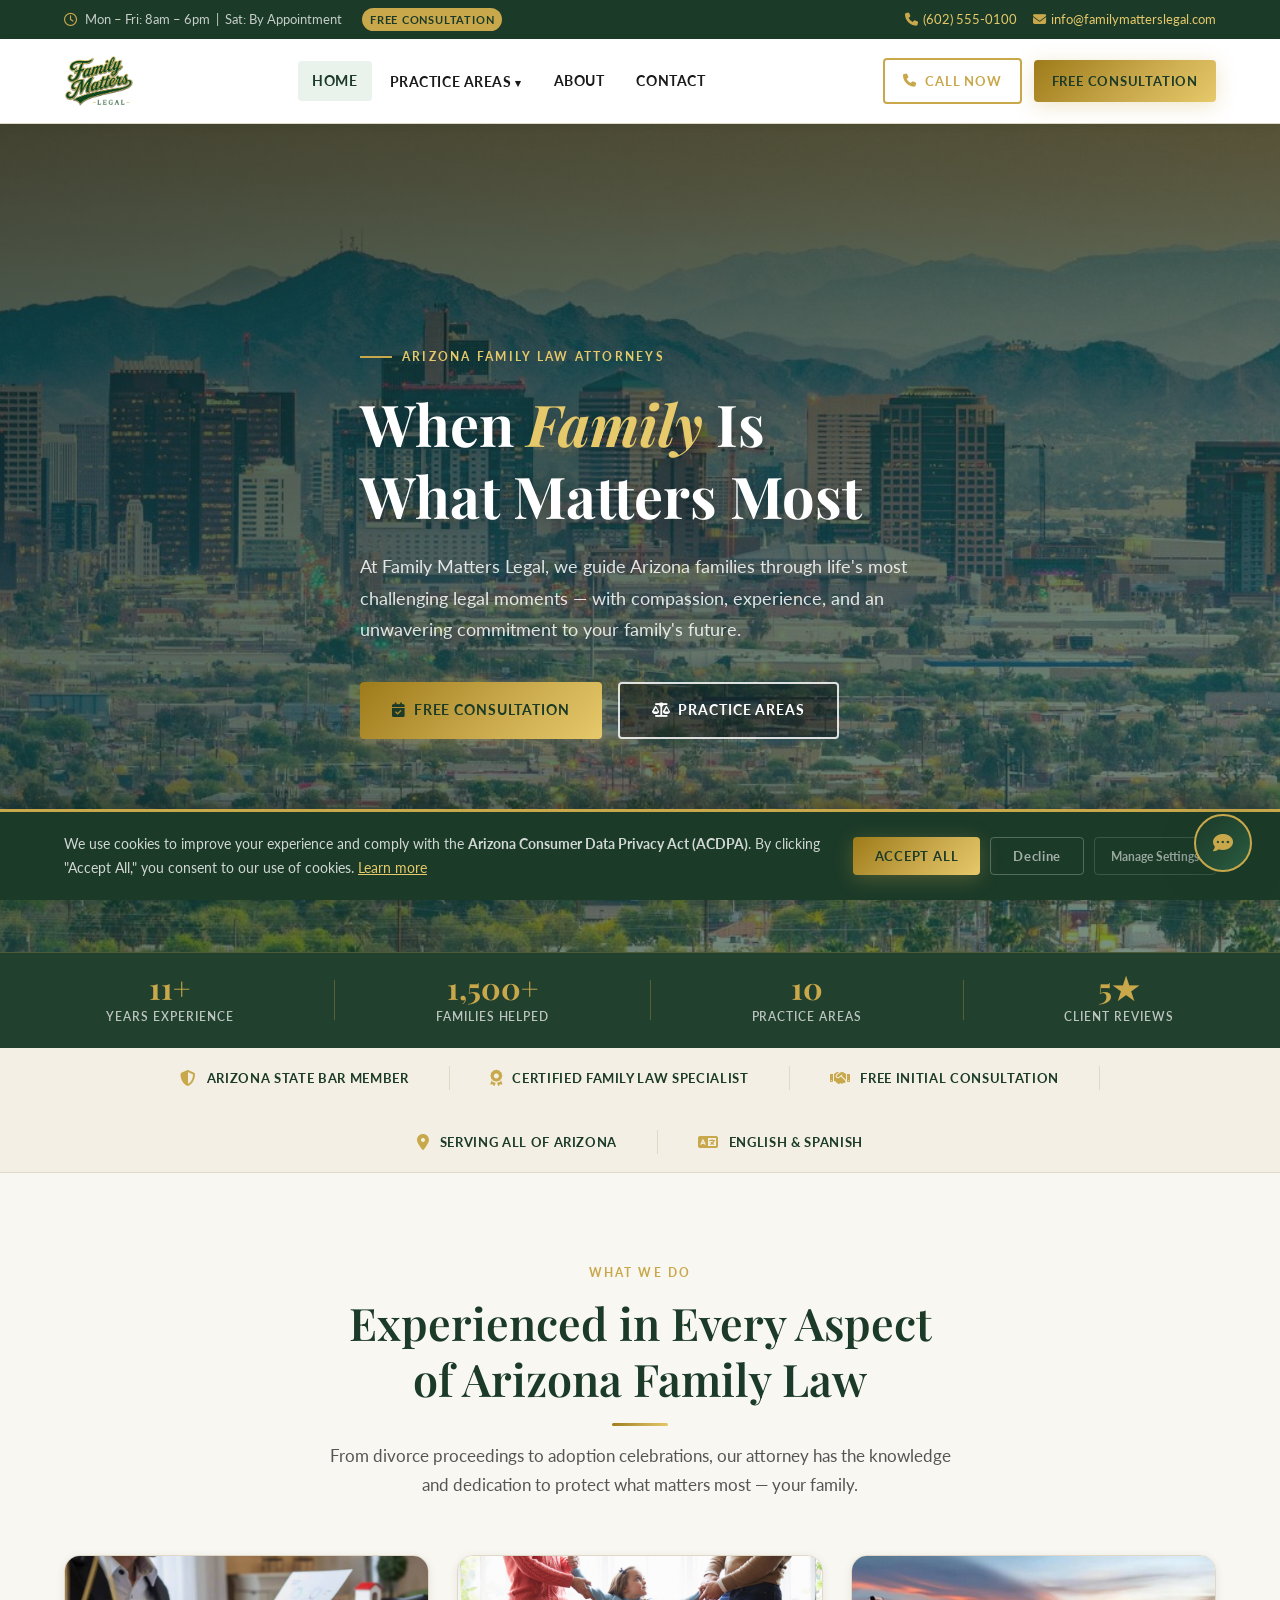
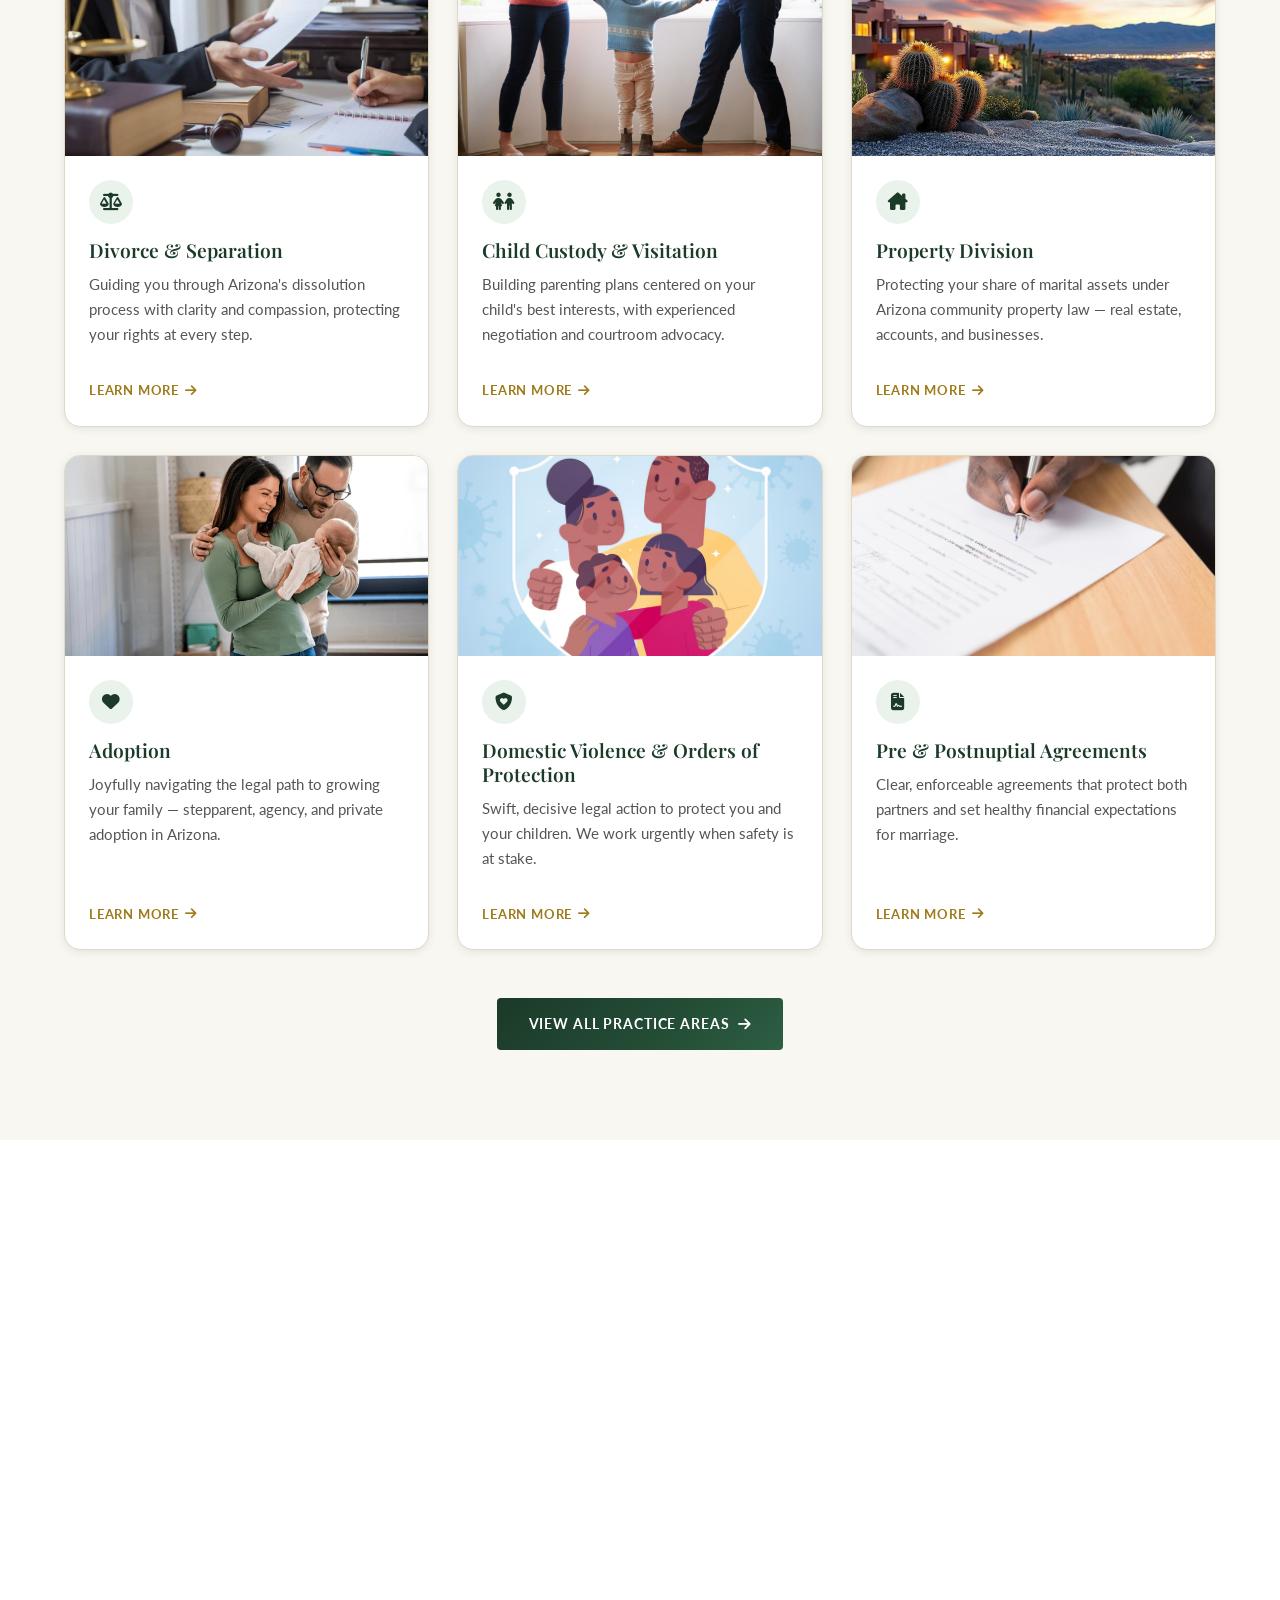
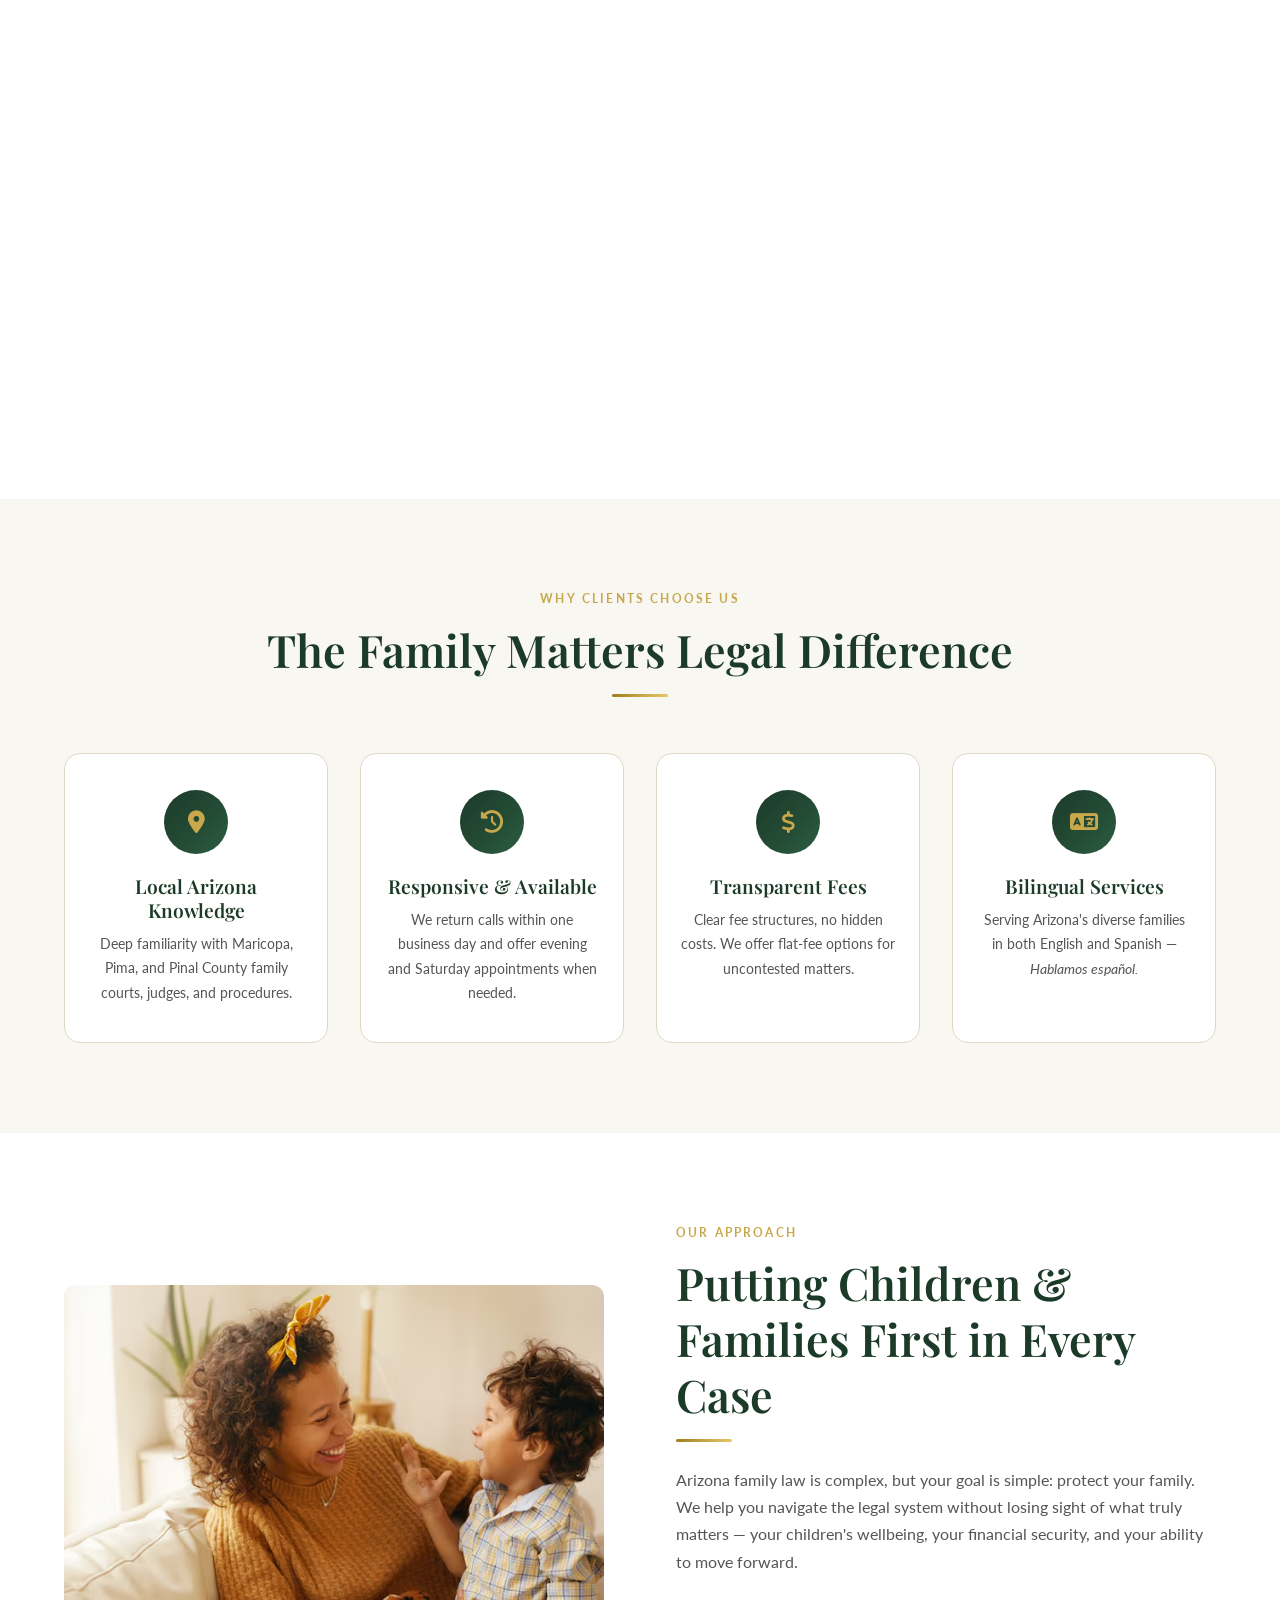
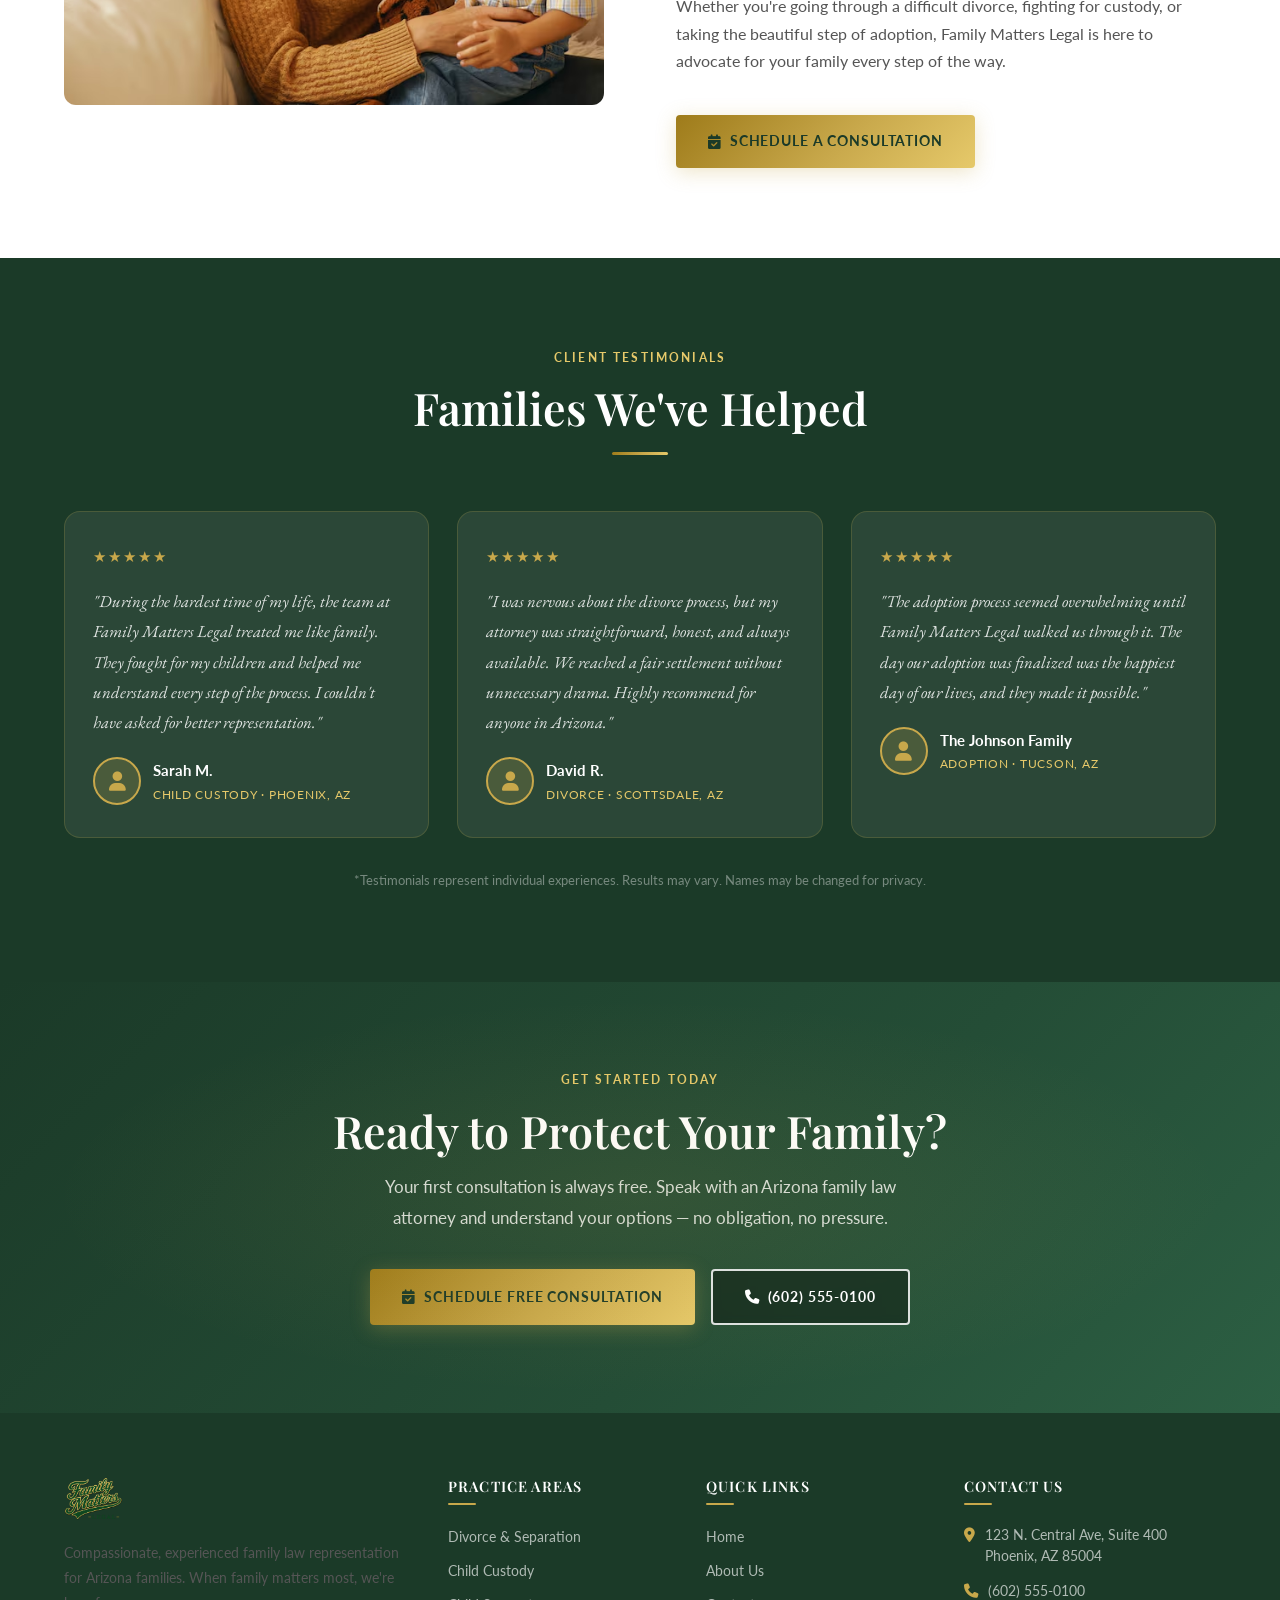
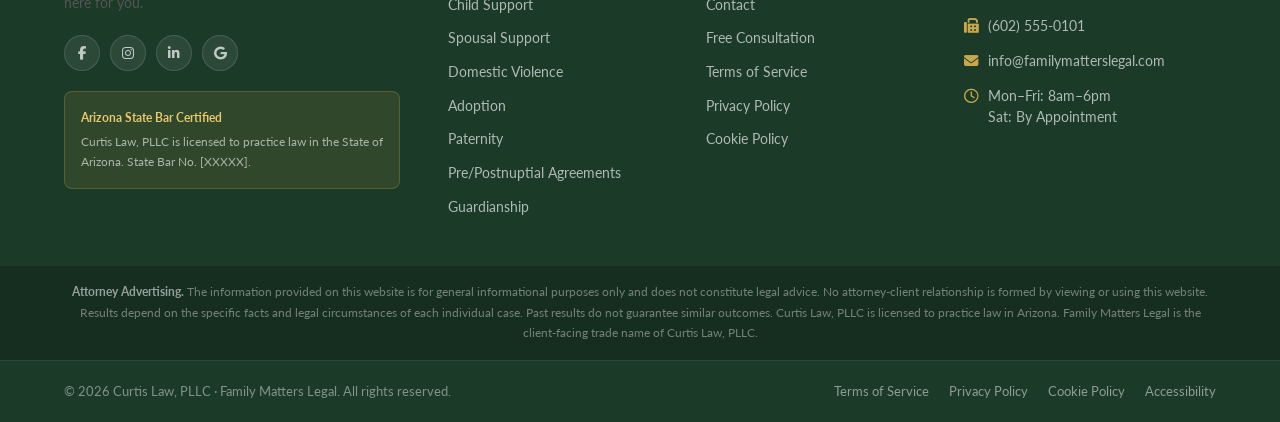
<file: index.html>
<!DOCTYPE html>
<html lang="en">
<head>
  <meta charset="UTF-8" />
  <meta name="viewport" content="width=device-width, initial-scale=1.0" />
  <meta name="description" content="Family Matters Legal – Arizona's trusted family law firm. Compassionate, experienced legal representation for divorce, custody, adoption, and more. Free consultation." />
  <meta name="robots" content="index, follow" />
  <meta property="og:title" content="Family Matters Legal | Arizona Family Law Firm" />
  <meta property="og:description" content="Compassionate family law representation across Arizona. Divorce, custody, adoption, and more." />
  <meta property="og:type" content="website" />
  <title>Family Matters Legal | Arizona Family Law Firm | Curtis Law</title>
  <link rel="stylesheet" href="css/styles.css" />
  <link rel="stylesheet" href="https://cdnjs.cloudflare.com/ajax/libs/font-awesome/6.5.0/css/all.min.css" />
</head>
<body>

  <!-- ── Top Bar ── -->
  <div class="top-bar">
    <div class="container">
      <div class="top-bar-left">
        <span><i class="fa-regular fa-clock"></i> Mon – Fri: 8am – 6pm &nbsp;|&nbsp; Sat: By Appointment</span>
        <span class="bar-badge">Free Consultation</span>
      </div>
      <div class="top-bar-right">
        <a href="tel:+16025550100"><i class="fa-solid fa-phone"></i>(602) 555-0100</a>
        <a href="mailto:info@familymatterslegal.com"><i class="fa-solid fa-envelope"></i>info@familymatterslegal.com</a>
      </div>
    </div>
  </div>

  <!-- ── Site Header ── -->
  <header class="site-header" role="banner">
    <div class="container">
      <div class="header-inner">
        <a href="index.html" class="logo-wrap" aria-label="Family Matters Legal – Home">
          <img src="images/FamilyLawMattersLogos.png" alt="Family Matters Legal – A Curtis Law Practice" class="logo-img">
        </a>

        <nav class="site-nav" aria-label="Main navigation">
          <a href="index.html" class="active">Home</a>
          <div class="nav-dropdown">
            <a href="practice-areas.html">Practice Areas</a>
            <div class="dropdown-menu" role="menu">
              <a href="practice-areas.html#divorce" role="menuitem">Divorce &amp; Separation</a>
              <a href="practice-areas.html#custody" role="menuitem">Child Custody</a>
              <a href="practice-areas.html#support" role="menuitem">Child Support</a>
              <a href="practice-areas.html#spousal" role="menuitem">Spousal Support</a>
              <a href="practice-areas.html#domestic-violence" role="menuitem">Domestic Violence</a>
              <a href="practice-areas.html#adoption" role="menuitem">Adoption</a>
              <a href="practice-areas.html#property" role="menuitem">Property Division</a>
              <a href="practice-areas.html#paternity" role="menuitem">Paternity</a>
              <a href="practice-areas.html#prenuptial" role="menuitem">Pre/Postnuptial Agreements</a>
              <a href="practice-areas.html#guardianship" role="menuitem">Guardianship</a>
            </div>
          </div>
          <a href="about.html">About</a>
          <a href="contact.html">Contact</a>
        </nav>

        <div class="nav-cta">
          <a href="tel:+16025550100" class="btn btn-outline-gold" style="padding:10px 18px;font-size:0.82rem;">
            <i class="fa-solid fa-phone"></i> Call Now
          </a>
          <a href="contact.html" class="btn btn-gold" style="padding:10px 18px;font-size:0.82rem;">
            Free Consultation
          </a>
        </div>

        <button class="hamburger" aria-label="Toggle menu" aria-expanded="false">
          <span></span><span></span><span></span>
        </button>
      </div>
    </div>

    <!-- Mobile Nav -->
    <nav class="mobile-nav" aria-label="Mobile navigation">
      <a href="index.html">Home</a>
      <a href="practice-areas.html">Practice Areas</a>
      <a href="about.html">About</a>
      <a href="contact.html">Contact</a>
      <a href="contact.html" class="btn btn-gold">Free Consultation</a>
    </nav>
  </header>

  <!-- ========================================================
       HERO
  ======================================================== -->
  <section class="hero" aria-label="Homepage hero">
    <div class="hero-bg">
      <!-- Phoenix skyline background -->
      <img src="images/Phoenix.jpg" alt="Phoenix, Arizona skyline" class="hero-bg-img" />
    </div>
    <div class="hero-overlay"></div>

    <div class="container">
      <div class="hero-content">
        <span class="hero-eyebrow hero-anim hero-anim-1">Arizona Family Law Attorneys</span>
        <h1 class="hero-anim hero-anim-2">When <em>Family</em> Is<br>What Matters Most</h1>
        <p class="hero-sub hero-anim hero-anim-3">
          At Family Matters Legal, we guide Arizona families through life's most challenging legal moments — with compassion, experience, and an unwavering commitment to your family's future.
        </p>
        <div class="hero-actions hero-anim hero-anim-4">
          <a href="contact.html" class="btn btn-gold">
            <i class="fa-solid fa-calendar-check"></i> Free Consultation
          </a>
          <a href="practice-areas.html" class="btn btn-outline-white">
            <i class="fa-solid fa-scale-balanced"></i> Practice Areas
          </a>
        </div>
      </div>
    </div>

  </section>

  <div class="hero-stat-bar">
    <div class="container">
      <div class="hero-stat">
        <span class="stat-num">11+</span>
        <span class="stat-label">Years Experience</span>
      </div>
      <div class="hero-stat-divider"></div>
      <div class="hero-stat">
        <span class="stat-num">1,500+</span>
        <span class="stat-label">Families Helped</span>
      </div>
      <div class="hero-stat-divider"></div>
      <div class="hero-stat">
        <span class="stat-num">10</span>
        <span class="stat-label">Practice Areas</span>
      </div>
      <div class="hero-stat-divider"></div>
      <div class="hero-stat">
        <span class="stat-num">5★</span>
        <span class="stat-label">Client Reviews</span>
      </div>
    </div>
  </div>

  <!-- ── Trust Bar ── -->
  <div class="trust-bar" role="complementary" aria-label="Credentials">
    <div class="container">
      <div class="trust-item"><i class="fa-solid fa-shield-halved"></i> Arizona State Bar Member</div>
      <div class="trust-divider"></div>
      <div class="trust-item"><i class="fa-solid fa-award"></i> Certified Family Law Specialist</div>
      <div class="trust-divider"></div>
      <div class="trust-item"><i class="fa-solid fa-handshake"></i> Free Initial Consultation</div>
      <div class="trust-divider"></div>
      <div class="trust-item"><i class="fa-solid fa-location-dot"></i> Serving All of Arizona</div>
      <div class="trust-divider"></div>
      <div class="trust-item"><i class="fa-solid fa-language"></i> English &amp; Spanish</div>
    </div>
  </div>

  <!-- ========================================================
       PRACTICE AREAS PREVIEW
  ======================================================== -->
  <section class="section bg-off-white" aria-labelledby="pa-heading">
    <div class="container">
      <div class="section-title-wrap reveal">
        <span class="eyebrow">What We Do</span>
        <h2 class="section-title" id="pa-heading">Experienced in Every Aspect<br>of Arizona Family Law</h2>
        <div class="gold-line"></div>
        <p class="section-sub" style="margin-top:16px;">
          From divorce proceedings to adoption celebrations, our attorney has the knowledge and dedication to protect what matters most — your family.
        </p>
      </div>

      <div class="practice-grid">

        <div class="practice-card reveal reveal-delay-1">
          <div class="practice-card-img">
            <img src="images/DivorceConsolt.jpg" alt="Divorce consultation" style="width:100%;height:200px;object-fit:cover;border-radius:0;display:block;" />
          </div>
          <div class="practice-card-body">
            <div class="practice-icon"><i class="fa-solid fa-scale-balanced"></i></div>
            <h3>Divorce &amp; Separation</h3>
            <p>Guiding you through Arizona's dissolution process with clarity and compassion, protecting your rights at every step.</p>
            <a href="practice-areas.html#divorce">Learn More <i class="fa-solid fa-arrow-right"></i></a>
          </div>
        </div>

        <div class="practice-card reveal reveal-delay-2">
          <div class="practice-card-img">
            <img src="images/ChildCustody.jpeg" alt="Parent and child" style="width:100%;height:200px;object-fit:cover;border-radius:0;display:block;" />
          </div>
          <div class="practice-card-body">
            <div class="practice-icon"><i class="fa-solid fa-children"></i></div>
            <h3>Child Custody &amp; Visitation</h3>
            <p>Building parenting plans centered on your child's best interests, with experienced negotiation and courtroom advocacy.</p>
            <a href="practice-areas.html#custody">Learn More <i class="fa-solid fa-arrow-right"></i></a>
          </div>
        </div>

        <div class="practice-card reveal reveal-delay-3">
          <div class="practice-card-img">
            <img src="images/Property.jpg" alt="Property division" style="width:100%;height:200px;object-fit:cover;border-radius:0;display:block;" />
          </div>
          <div class="practice-card-body">
            <div class="practice-icon"><i class="fa-solid fa-house-chimney"></i></div>
            <h3>Property Division</h3>
            <p>Protecting your share of marital assets under Arizona community property law — real estate, accounts, and businesses.</p>
            <a href="practice-areas.html#property">Learn More <i class="fa-solid fa-arrow-right"></i></a>
          </div>
        </div>

        <div class="practice-card reveal reveal-delay-4">
          <div class="practice-card-img">
            <img src="images/Adoption.webp" alt="Family adoption" style="width:100%;height:200px;object-fit:cover;border-radius:0;display:block;" />
          </div>
          <div class="practice-card-body">
            <div class="practice-icon"><i class="fa-solid fa-heart"></i></div>
            <h3>Adoption</h3>
            <p>Joyfully navigating the legal path to growing your family — stepparent, agency, and private adoption in Arizona.</p>
            <a href="practice-areas.html#adoption">Learn More <i class="fa-solid fa-arrow-right"></i></a>
          </div>
        </div>

        <div class="practice-card reveal reveal-delay-1">
          <div class="practice-card-img">
            <img src="images/FamilyProtection.avif" alt="Family protection and safety" style="width:100%;height:200px;object-fit:cover;border-radius:0;display:block;" />
          </div>
          <div class="practice-card-body">
            <div class="practice-icon"><i class="fa-solid fa-shield-heart"></i></div>
            <h3>Domestic Violence &amp; Orders of Protection</h3>
            <p>Swift, decisive legal action to protect you and your children. We work urgently when safety is at stake.</p>
            <a href="practice-areas.html#domestic-violence">Learn More <i class="fa-solid fa-arrow-right"></i></a>
          </div>
        </div>

        <div class="practice-card reveal reveal-delay-2">
          <div class="practice-card-img">
            <img src="images/COntract.avif" alt="Prenuptial and postnuptial agreement" style="width:100%;height:200px;object-fit:cover;border-radius:0;display:block;" />
          </div>
          <div class="practice-card-body">
            <div class="practice-icon"><i class="fa-solid fa-file-contract"></i></div>
            <h3>Pre &amp; Postnuptial Agreements</h3>
            <p>Clear, enforceable agreements that protect both partners and set healthy financial expectations for marriage.</p>
            <a href="practice-areas.html#prenuptial">Learn More <i class="fa-solid fa-arrow-right"></i></a>
          </div>
        </div>

      </div>

      <div style="text-align:center;margin-top:48px;" class="reveal">
        <a href="practice-areas.html" class="btn btn-green">View All Practice Areas <i class="fa-solid fa-arrow-right"></i></a>
      </div>
    </div>
  </section>

  <!-- ========================================================
       ABOUT THE FIRM
  ======================================================== -->
  <section class="section" aria-labelledby="about-heading">
    <div class="container">
      <div class="split-section">
        <div class="split-img reveal">
          <img src="images/GavinCurtis_Temp.jpg" alt="Gavin A. Curtis, Esq. — Attorney, Curtis Law PLLC" style="width:100%;height:480px;object-fit:cover;object-position:top;border-radius:12px;display:block;" />
          <div class="accent-box">
            <span class="acc-num">11+</span>
            <span class="acc-label">Years Helping<br>Arizona Families</span>
          </div>
        </div>

        <div class="split-content reveal reveal-delay-2">
          <span class="eyebrow">About Gavin</span>
          <h2 id="about-heading">Your Family Deserves an Attorney Who Truly Cares</h2>
          <div class="gold-line gold-line-left" style="margin-bottom:24px;"></div>
          <p>
            <strong>Gavin A. Curtis, Esq.</strong> is the attorney behind Family Matters Legal and Curtis Law, PLLC. With over 11 years of experience in family law, probate, and estate planning, Gavin brings both the courtroom skill and the personal understanding that complex family cases demand.
          </p>
          <p>
            As the proud father of seven children, Gavin knows firsthand that family legal matters aren't just cases — they're real lives, real children, and real futures. His focus in every case is on problem-solving and collaborative outcomes.
          </p>

          <div class="values-list">
            <div class="value-item">
              <div class="value-icon"><i class="fa-solid fa-heart"></i></div>
              <div class="value-text">
                <h5>A Father Who Understands</h5>
                <p>Gavin is the father of seven. He approaches every custody and family matter with genuine personal insight.</p>
              </div>
            </div>
            <div class="value-item">
              <div class="value-icon"><i class="fa-solid fa-gavel"></i></div>
              <div class="value-text">
                <h5>Skilled Trial Attorney</h5>
                <p>When litigation is necessary, Gavin is prepared. He negotiates firmly and litigates fearlessly to protect your rights.</p>
              </div>
            </div>
            <div class="value-item">
              <div class="value-icon"><i class="fa-solid fa-handshake"></i></div>
              <div class="value-text">
                <h5>Collaborative by Nature</h5>
                <p>Gavin's focus is always on problem-solving first — reaching the best outcome with as little conflict as possible.</p>
              </div>
            </div>
          </div>

          <div style="margin-top:32px;display:flex;gap:16px;flex-wrap:wrap;">
            <a href="about.html" class="btn btn-gold">Meet Gavin</a>
            <a href="contact.html" class="btn btn-outline-gold">Free Consultation</a>
          </div>
        </div>
      </div>
    </div>
  </section>

  <!-- ========================================================
       WHY CHOOSE US
  ======================================================== -->
  <section class="section bg-off-white" aria-labelledby="why-heading">
    <div class="container">
      <div class="section-title-wrap reveal">
        <span class="eyebrow">Why Clients Choose Us</span>
        <h2 class="section-title" id="why-heading">The Family Matters Legal Difference</h2>
        <div class="gold-line"></div>
      </div>

      <div class="features-grid">
        <div class="feature-card reveal reveal-delay-1">
          <div class="f-icon"><i class="fa-solid fa-location-dot"></i></div>
          <h4>Local Arizona Knowledge</h4>
          <p>Deep familiarity with Maricopa, Pima, and Pinal County family courts, judges, and procedures.</p>
        </div>
        <div class="feature-card reveal reveal-delay-2">
          <div class="f-icon"><i class="fa-solid fa-clock-rotate-left"></i></div>
          <h4>Responsive &amp; Available</h4>
          <p>We return calls within one business day and offer evening and Saturday appointments when needed.</p>
        </div>
        <div class="feature-card reveal reveal-delay-3">
          <div class="f-icon"><i class="fa-solid fa-dollar-sign"></i></div>
          <h4>Transparent Fees</h4>
          <p>Clear fee structures, no hidden costs. We offer flat-fee options for uncontested matters.</p>
        </div>
        <div class="feature-card reveal reveal-delay-4">
          <div class="f-icon"><i class="fa-solid fa-language"></i></div>
          <h4>Bilingual Services</h4>
          <p>Serving Arizona's diverse families in both English and Spanish — <em>Hablamos español.</em></p>
        </div>
      </div>
    </div>
  </section>

  <!-- ========================================================
       FAMILY PHOTO FEATURE
  ======================================================== -->
  <section class="section" aria-label="Our approach">
    <div class="container">
      <div class="split-section reverse">
        <div class="split-content reveal">
          <span class="eyebrow">Our Approach</span>
          <h2>Putting Children &amp; Families First in Every Case</h2>
          <div class="gold-line gold-line-left" style="margin-bottom:24px;"></div>
          <p>
            Arizona family law is complex, but your goal is simple: protect your family. We help you navigate the legal system without losing sight of what truly matters — your children's wellbeing, your financial security, and your ability to move forward.
          </p>
          <p>
            Whether you're going through a difficult divorce, fighting for custody, or taking the beautiful step of adoption, Family Matters Legal is here to advocate for your family every step of the way.
          </p>
          <a href="contact.html" class="btn btn-gold" style="margin-top:24px;">
            <i class="fa-solid fa-calendar-check"></i> Schedule a Consultation
          </a>
        </div>

        <div class="split-img reveal reveal-delay-2">
          <img src="images/ParentNChild.avif" alt="Happy family — putting children and families first" style="width:100%;height:420px;object-fit:cover;border-radius:12px;display:block;" />
        </div>
      </div>
    </div>
  </section>

  <!-- ========================================================
       TESTIMONIALS
  ======================================================== -->
  <section class="section testimonials-section" aria-labelledby="testimonials-heading">
    <div class="container">
      <div class="section-title-wrap reveal">
        <span class="eyebrow">Client Testimonials</span>
        <h2 class="section-title" id="testimonials-heading" style="color:#fff;">Families We've Helped</h2>
        <div class="gold-line"></div>
      </div>

      <div class="testimonials-grid">
        <div class="testimonial-card reveal reveal-delay-1">
          <div class="stars">★★★★★</div>
          <p class="testimonial-text">
            "During the hardest time of my life, the team at Family Matters Legal treated me like family. They fought for my children and helped me understand every step of the process. I couldn't have asked for better representation."
          </p>
          <div class="testimonial-author">
            <div class="author-avatar"><i class="fa-solid fa-user"></i></div>
            <div>
              <div class="author-name">Sarah M.</div>
              <div class="author-case">Child Custody · Phoenix, AZ</div>
            </div>
          </div>
        </div>

        <div class="testimonial-card reveal reveal-delay-2">
          <div class="stars">★★★★★</div>
          <p class="testimonial-text">
            "I was nervous about the divorce process, but my attorney was straightforward, honest, and always available. We reached a fair settlement without unnecessary drama. Highly recommend for anyone in Arizona."
          </p>
          <div class="testimonial-author">
            <div class="author-avatar"><i class="fa-solid fa-user"></i></div>
            <div>
              <div class="author-name">David R.</div>
              <div class="author-case">Divorce · Scottsdale, AZ</div>
            </div>
          </div>
        </div>

        <div class="testimonial-card reveal reveal-delay-3">
          <div class="stars">★★★★★</div>
          <p class="testimonial-text">
            "The adoption process seemed overwhelming until Family Matters Legal walked us through it. The day our adoption was finalized was the happiest day of our lives, and they made it possible."
          </p>
          <div class="testimonial-author">
            <div class="author-avatar"><i class="fa-solid fa-user"></i></div>
            <div>
              <div class="author-name">The Johnson Family</div>
              <div class="author-case">Adoption · Tucson, AZ</div>
            </div>
          </div>
        </div>
      </div>

      <p style="text-align:center;margin-top:32px;font-size:0.8rem;color:rgba(255,255,255,0.4);">
        *Testimonials represent individual experiences. Results may vary. Names may be changed for privacy.
      </p>
    </div>
  </section>

  <!-- ========================================================
       FREE CONSULTATION CTA
  ======================================================== -->
  <section class="cta-banner" aria-label="Consultation call to action">
    <div class="container">
      <span class="eyebrow">Get Started Today</span>
      <h2>Ready to Protect Your Family?</h2>
      <p>Your first consultation is always free. Speak with an Arizona family law attorney and understand your options — no obligation, no pressure.</p>
      <div class="cta-actions">
        <a href="contact.html" class="btn btn-gold">
          <i class="fa-solid fa-calendar-check"></i> Schedule Free Consultation
        </a>
        <a href="tel:+16025550100" class="btn btn-outline-white">
          <i class="fa-solid fa-phone"></i> (602) 555-0100
        </a>
      </div>
    </div>
  </section>

  <!-- ========================================================
       FOOTER
  ======================================================== -->
  <footer class="site-footer" role="contentinfo">
    <div class="footer-main">
      <div class="container">
        <div class="footer-grid">

          <!-- Brand -->
          <div class="footer-about">
            <div class="footer-logo-wrap">
              <img src="images/FamilyLawMattersLogos.png" alt="Family Matters Legal – A Curtis Law Practice" class="footer-logo-img">
            </div>
            <p>Compassionate, experienced family law representation for Arizona families. When family matters most, we're here for you.</p>
            <div class="footer-social">
              <a href="#" aria-label="Facebook"><i class="fa-brands fa-facebook-f"></i></a>
              <a href="#" aria-label="Instagram"><i class="fa-brands fa-instagram"></i></a>
              <a href="#" aria-label="LinkedIn"><i class="fa-brands fa-linkedin-in"></i></a>
              <a href="#" aria-label="Google Reviews"><i class="fa-brands fa-google"></i></a>
            </div>
            <div class="footer-badge">
              <strong>Arizona State Bar Certified</strong>
              Curtis Law, PLLC is licensed to practice law in the State of Arizona. State Bar No. [XXXXX].
            </div>
          </div>

          <!-- Practice Areas -->
          <div class="footer-col">
            <h4>Practice Areas</h4>
            <div class="footer-links">
              <a href="practice-areas.html#divorce">Divorce &amp; Separation</a>
              <a href="practice-areas.html#custody">Child Custody</a>
              <a href="practice-areas.html#support">Child Support</a>
              <a href="practice-areas.html#spousal">Spousal Support</a>
              <a href="practice-areas.html#domestic-violence">Domestic Violence</a>
              <a href="practice-areas.html#adoption">Adoption</a>
              <a href="practice-areas.html#paternity">Paternity</a>
              <a href="practice-areas.html#prenuptial">Pre/Postnuptial Agreements</a>
              <a href="practice-areas.html#guardianship">Guardianship</a>
            </div>
          </div>

          <!-- Quick Links -->
          <div class="footer-col">
            <h4>Quick Links</h4>
            <div class="footer-links">
              <a href="index.html">Home</a>
              <a href="about.html">About Us</a>
              <a href="contact.html">Contact</a>
              <a href="contact.html">Free Consultation</a>
              <a href="tos.html">Terms of Service</a>
              <a href="privacy-policy.html">Privacy Policy</a>
              <a href="cookie-policy.html">Cookie Policy</a>
            </div>
          </div>

          <!-- Contact -->
          <div class="footer-col">
            <h4>Contact Us</h4>
            <div class="footer-contact-item">
              <i class="fa-solid fa-location-dot"></i>
              <span>123 N. Central Ave, Suite 400<br>Phoenix, AZ 85004</span>
            </div>
            <div class="footer-contact-item">
              <i class="fa-solid fa-phone"></i>
              <span><a href="tel:+16025550100">(602) 555-0100</a></span>
            </div>
            <div class="footer-contact-item">
              <i class="fa-solid fa-fax"></i>
              <span>(602) 555-0101</span>
            </div>
            <div class="footer-contact-item">
              <i class="fa-solid fa-envelope"></i>
              <span><a href="mailto:info@familymatterslegal.com">info@familymatterslegal.com</a></span>
            </div>
            <div class="footer-contact-item">
              <i class="fa-regular fa-clock"></i>
              <span>Mon–Fri: 8am–6pm<br>Sat: By Appointment</span>
            </div>
          </div>

        </div>
      </div>
    </div>

    <div class="footer-disclaimer">
      <div class="container">
        <strong>Attorney Advertising.</strong> The information provided on this website is for general informational purposes only and does not constitute legal advice. No attorney-client relationship is formed by viewing or using this website. Results depend on the specific facts and legal circumstances of each individual case. Past results do not guarantee similar outcomes. Curtis Law, PLLC is licensed to practice law in Arizona. Family Matters Legal is the client-facing trade name of Curtis Law, PLLC.
      </div>
    </div>

    <div class="footer-bottom">
      <div class="container">
        <span class="footer-copy">© 2026 Curtis Law, PLLC · Family Matters Legal. All rights reserved.</span>
        <div class="footer-bottom-links">
          <a href="tos.html">Terms of Service</a>
          <a href="privacy-policy.html">Privacy Policy</a>
          <a href="cookie-policy.html">Cookie Policy</a>
          <a href="contact.html">Accessibility</a>
        </div>
      </div>
    </div>
  </footer>

  <!-- ── Cookie Consent Banner ── -->
  <div id="cookie-banner" class="cookie-banner" role="region" aria-label="Cookie consent">
    <div class="container">
      <div class="cookie-banner-text">
        <p>
          We use cookies to improve your experience and comply with the <strong>Arizona Consumer Data Privacy Act (ACDPA)</strong>. By clicking "Accept All," you consent to our use of cookies.
          <a href="cookie-policy.html">Learn more</a>
        </p>
      </div>
      <div class="cookie-banner-actions">
        <button class="btn btn-cookie-accept btn-gold">Accept All</button>
        <button class="btn-cookie-decline">Decline</button>
        <button class="btn-cookie-settings">Manage Settings</button>
      </div>
    </div>
  </div>

  <script src="js/main.js"></script>
</body>
</html>
</file>
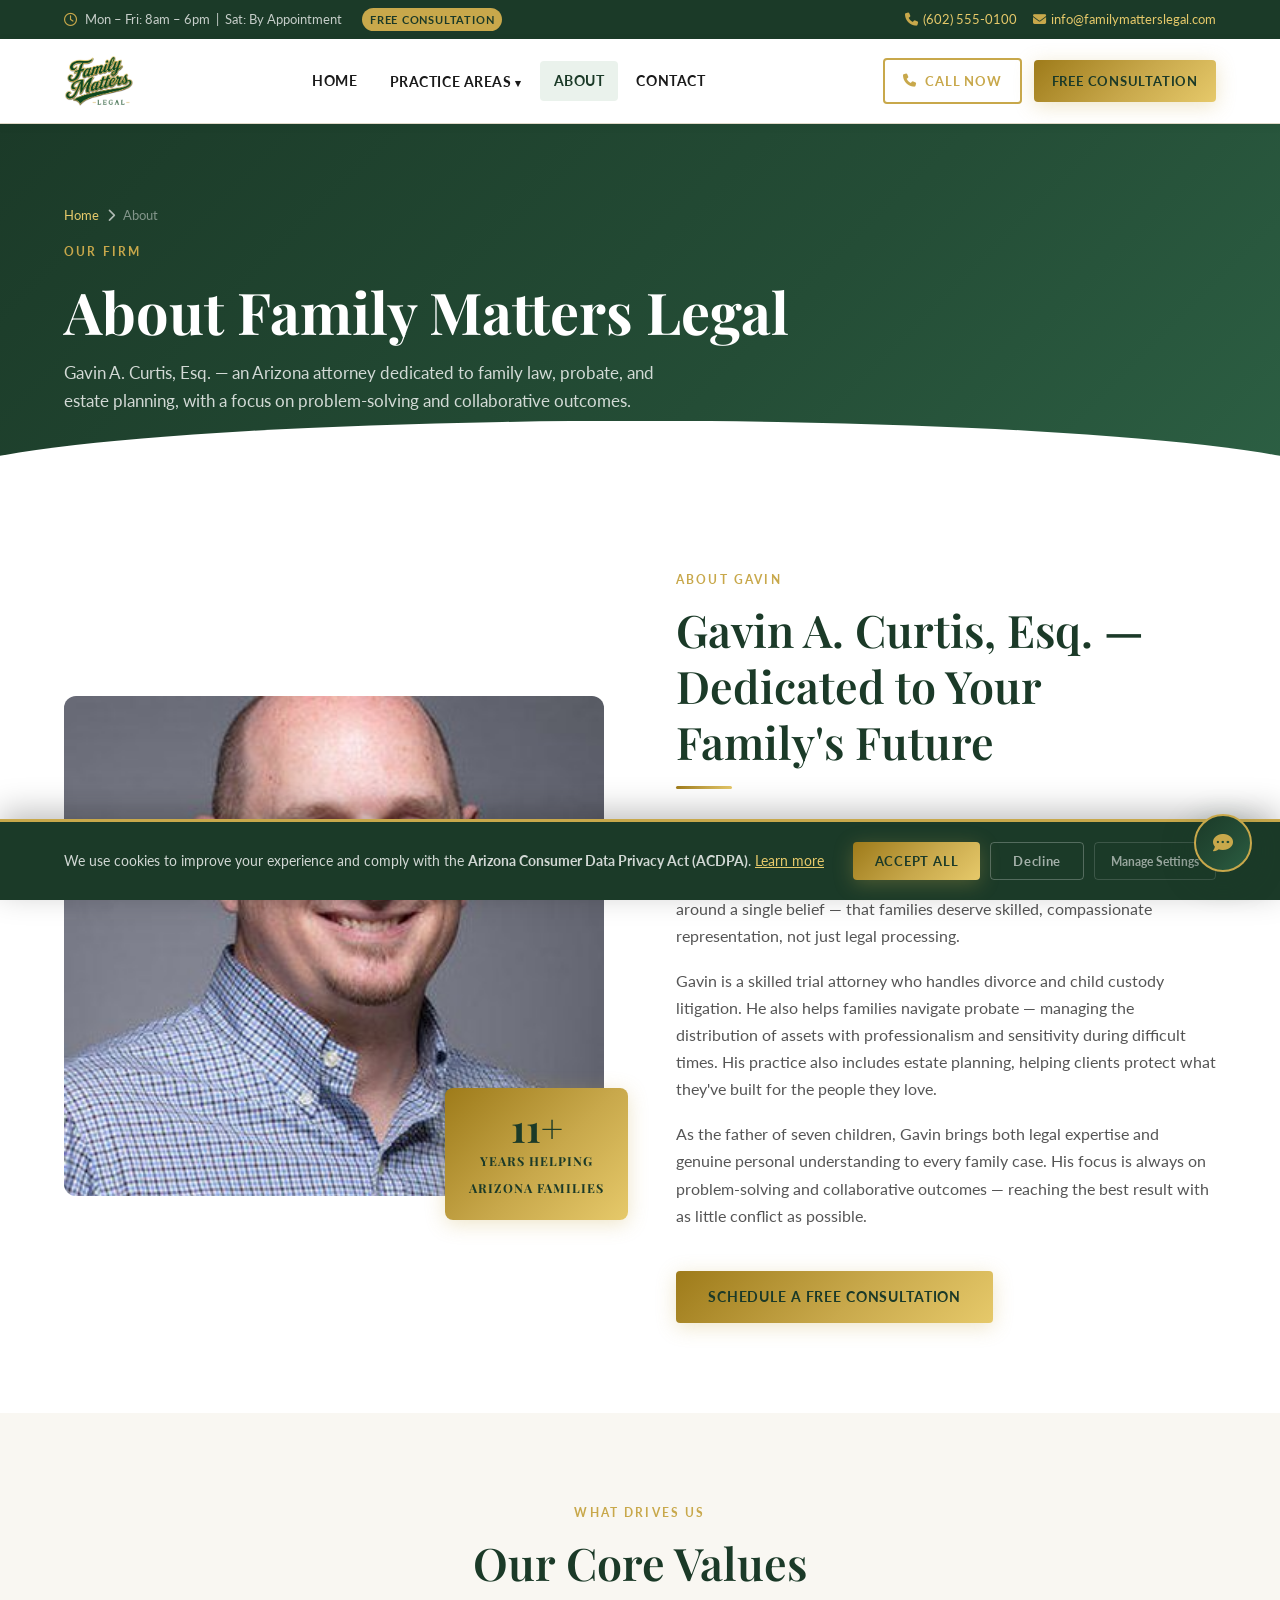
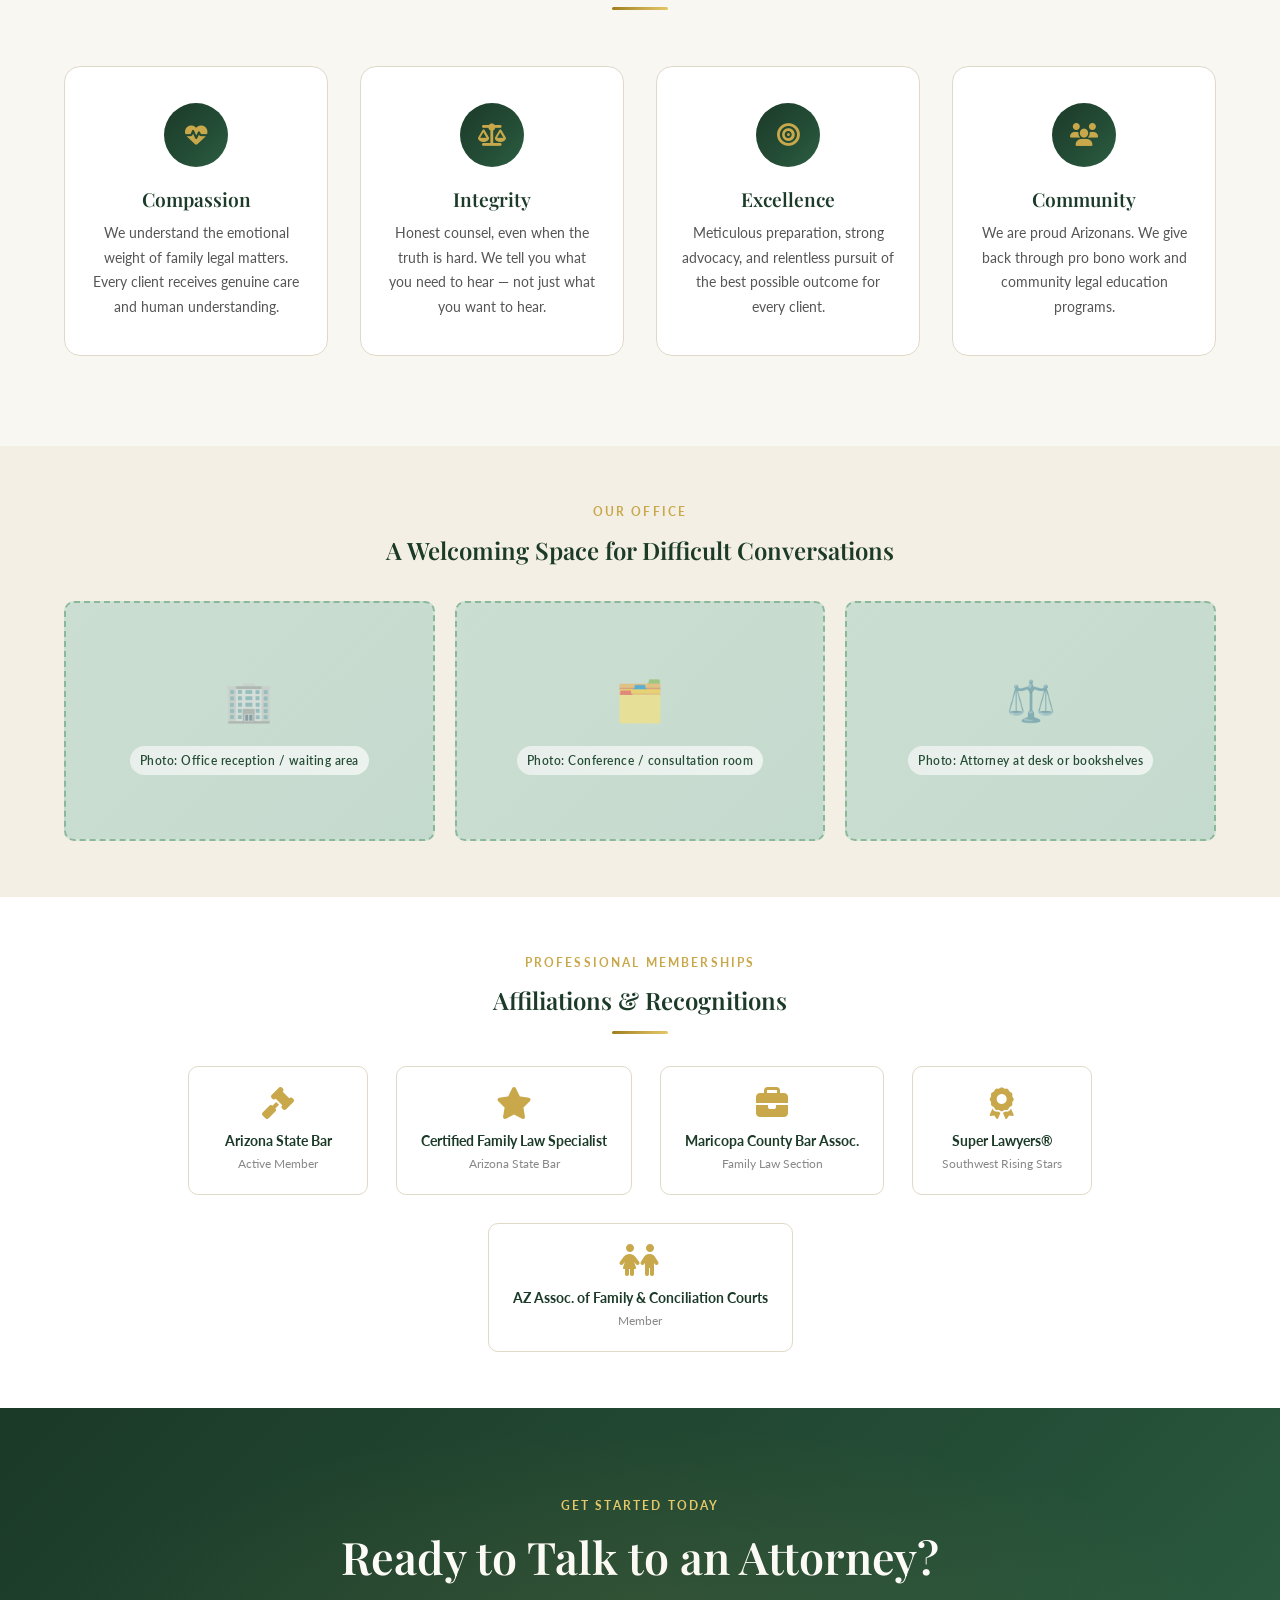
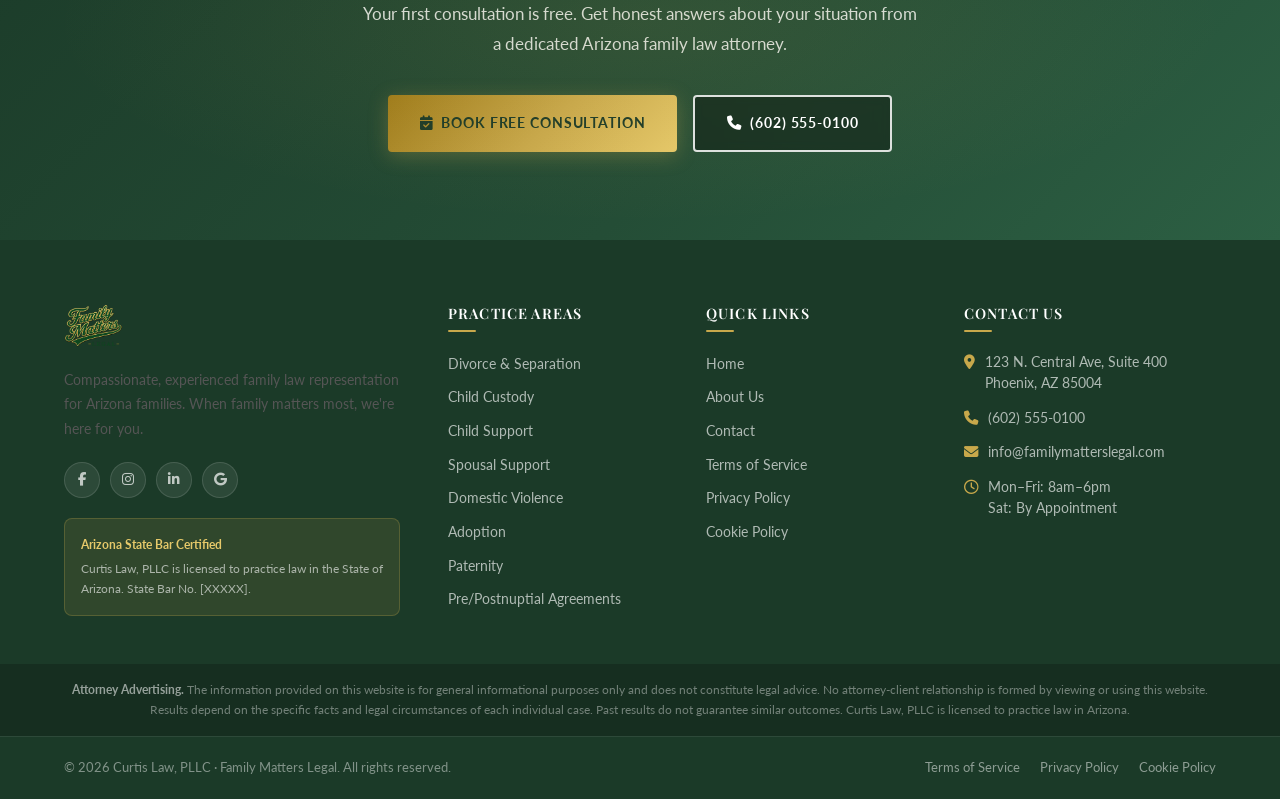
<file: about.html>
<!DOCTYPE html>
<html lang="en">
<head>
  <meta charset="UTF-8" />
  <meta name="viewport" content="width=device-width, initial-scale=1.0" />
  <meta name="description" content="Meet the attorney at Family Matters Legal — an experienced Arizona family law attorney committed to your family's future. A Curtis Law practice." />
  <title>About Us | Family Matters Legal | Curtis Law – Arizona Family Attorneys</title>
  <link rel="stylesheet" href="css/styles.css" />
  <link rel="stylesheet" href="https://cdnjs.cloudflare.com/ajax/libs/font-awesome/6.5.0/css/all.min.css" />
</head>
<body>

  <div class="top-bar">
    <div class="container">
      <div class="top-bar-left">
        <span><i class="fa-regular fa-clock"></i> Mon – Fri: 8am – 6pm &nbsp;|&nbsp; Sat: By Appointment</span>
        <span class="bar-badge">Free Consultation</span>
      </div>
      <div class="top-bar-right">
        <a href="tel:+16025550100"><i class="fa-solid fa-phone"></i>(602) 555-0100</a>
        <a href="mailto:info@familymatterslegal.com"><i class="fa-solid fa-envelope"></i>info@familymatterslegal.com</a>
      </div>
    </div>
  </div>

  <header class="site-header" role="banner">
    <div class="container">
      <div class="header-inner">
        <a href="index.html" class="logo-wrap" aria-label="Family Matters Legal – Home">
          <img src="images/FamilyLawMattersLogos.png" alt="Family Matters Legal – A Curtis Law Practice" class="logo-img">
        </a>
        <nav class="site-nav" aria-label="Main navigation">
          <a href="index.html">Home</a>
          <div class="nav-dropdown">
            <a href="practice-areas.html">Practice Areas</a>
            <div class="dropdown-menu" role="menu">
              <a href="practice-areas.html#divorce">Divorce &amp; Separation</a>
              <a href="practice-areas.html#custody">Child Custody</a>
              <a href="practice-areas.html#support">Child Support</a>
              <a href="practice-areas.html#spousal">Spousal Support</a>
              <a href="practice-areas.html#domestic-violence">Domestic Violence</a>
              <a href="practice-areas.html#adoption">Adoption</a>
              <a href="practice-areas.html#property">Property Division</a>
              <a href="practice-areas.html#paternity">Paternity</a>
              <a href="practice-areas.html#prenuptial">Pre/Postnuptial Agreements</a>
              <a href="practice-areas.html#guardianship">Guardianship</a>
            </div>
          </div>
          <a href="about.html" class="active">About</a>
          <a href="contact.html">Contact</a>
        </nav>
        <div class="nav-cta">
          <a href="tel:+16025550100" class="btn btn-outline-gold" style="padding:10px 18px;font-size:0.82rem;"><i class="fa-solid fa-phone"></i> Call Now</a>
          <a href="contact.html" class="btn btn-gold" style="padding:10px 18px;font-size:0.82rem;">Free Consultation</a>
        </div>
        <button class="hamburger" aria-label="Toggle menu" aria-expanded="false"><span></span><span></span><span></span></button>
      </div>
    </div>
    <nav class="mobile-nav" aria-label="Mobile navigation">
      <a href="index.html">Home</a>
      <a href="practice-areas.html">Practice Areas</a>
      <a href="about.html">About</a>
      <a href="contact.html">Contact</a>
      <a href="contact.html" class="btn btn-gold">Free Consultation</a>
    </nav>
  </header>

  <!-- Page Hero -->
  <div class="page-hero" aria-label="About page hero">
    <div class="container page-hero-inner">
      <div class="breadcrumb" aria-label="Breadcrumb">
        <a href="index.html">Home</a>
        <i class="fa-solid fa-chevron-right"></i>
        <span>About</span>
      </div>
      <span class="eyebrow">Our Firm</span>
      <h1>About Family Matters Legal</h1>
      <p>Gavin A. Curtis, Esq. — an Arizona attorney dedicated to family law, probate, and estate planning, with a focus on problem-solving and collaborative outcomes.</p>
    </div>
  </div>

  <!-- ── Firm Story ── -->
  <section class="section" aria-labelledby="story-heading">
    <div class="container">
      <div class="split-section">
        <div class="split-img reveal">
          <img src="images/GavinCurtis_Temp.jpg" alt="Gavin A. Curtis, Esq. — Attorney, Curtis Law PLLC" style="width:100%;height:500px;object-fit:cover;object-position:top;border-radius:12px;display:block;" />
          <div class="accent-box">
            <span class="acc-num">11+</span>
            <span class="acc-label">Years Helping<br>Arizona Families</span>
          </div>
        </div>
        <div class="split-content reveal reveal-delay-2">
          <span class="eyebrow">About Gavin</span>
          <h2 id="story-heading">Gavin A. Curtis, Esq. — Dedicated to Your Family's Future</h2>
          <div class="gold-line gold-line-left" style="margin-bottom:24px;"></div>
          <p>
            Gavin A. Curtis is an Arizona attorney with over 11 years of experience helping clients through some of life's most personal legal challenges. He founded Curtis Law, PLLC and created the <strong>Family Matters Legal</strong> brand around a single belief — that families deserve skilled, compassionate representation, not just legal processing.
          </p>
          <p>
            Gavin is a skilled trial attorney who handles divorce and child custody litigation. He also helps families navigate probate — managing the distribution of assets with professionalism and sensitivity during difficult times. His practice also includes estate planning, helping clients protect what they've built for the people they love.
          </p>
          <p>
            As the father of seven children, Gavin brings both legal expertise and genuine personal understanding to every family case. His focus is always on problem-solving and collaborative outcomes — reaching the best result with as little conflict as possible.
          </p>
          <a href="contact.html" class="btn btn-gold" style="margin-top:24px;">Schedule a Free Consultation</a>
        </div>
      </div>
    </div>
  </section>

  <!-- ── Mission / Values ── -->
  <section class="section bg-off-white" aria-labelledby="values-heading">
    <div class="container">
      <div class="section-title-wrap reveal">
        <span class="eyebrow">What Drives Us</span>
        <h2 class="section-title" id="values-heading">Our Core Values</h2>
        <div class="gold-line"></div>
      </div>
      <div class="features-grid">
        <div class="feature-card reveal reveal-delay-1">
          <div class="f-icon"><i class="fa-solid fa-heart-pulse"></i></div>
          <h4>Compassion</h4>
          <p>We understand the emotional weight of family legal matters. Every client receives genuine care and human understanding.</p>
        </div>
        <div class="feature-card reveal reveal-delay-2">
          <div class="f-icon"><i class="fa-solid fa-balance-scale"></i></div>
          <h4>Integrity</h4>
          <p>Honest counsel, even when the truth is hard. We tell you what you need to hear — not just what you want to hear.</p>
        </div>
        <div class="feature-card reveal reveal-delay-3">
          <div class="f-icon"><i class="fa-solid fa-bullseye"></i></div>
          <h4>Excellence</h4>
          <p>Meticulous preparation, strong advocacy, and relentless pursuit of the best possible outcome for every client.</p>
        </div>
        <div class="feature-card reveal reveal-delay-4">
          <div class="f-icon"><i class="fa-solid fa-users"></i></div>
          <h4>Community</h4>
          <p>We are proud Arizonans. We give back through pro bono work and community legal education programs.</p>
        </div>
      </div>
    </div>
  </section>

  <!-- ── Office Photo Strip ── -->
  <section class="section-sm bg-cream" aria-label="Office photos">
    <div class="container">
      <div class="section-title-wrap reveal" style="margin-bottom:36px;">
        <span class="eyebrow">Our Office</span>
        <h3 class="section-title" style="font-size:1.5rem;">A Welcoming Space for Difficult Conversations</h3>
      </div>
      <div style="display:grid;grid-template-columns:repeat(3,1fr);gap:20px;" class="reveal">
        <div class="img-placeholder" style="height:240px;border-radius:10px;">
          <span class="ph-icon">🏢</span>
          <span class="ph-label">Photo: Office reception / waiting area</span>
        </div>
        <div class="img-placeholder" style="height:240px;border-radius:10px;">
          <span class="ph-icon">🗂️</span>
          <span class="ph-label">Photo: Conference / consultation room</span>
        </div>
        <div class="img-placeholder" style="height:240px;border-radius:10px;">
          <span class="ph-icon">⚖️</span>
          <span class="ph-label">Photo: Attorney at desk or bookshelves</span>
        </div>
      </div>
    </div>
  </section>

  <!-- ── Bar Memberships & Affiliations ── -->
  <section class="section-sm" aria-label="Professional affiliations">
    <div class="container">
      <div class="section-title-wrap reveal" style="margin-bottom:32px;">
        <span class="eyebrow">Professional Memberships</span>
        <h3 class="section-title" style="font-size:1.5rem;">Affiliations &amp; Recognitions</h3>
        <div class="gold-line"></div>
      </div>
      <div style="display:flex;flex-wrap:wrap;justify-content:center;gap:28px;" class="reveal">
        <div style="text-align:center;padding:20px 24px;border:1px solid var(--border);border-radius:10px;min-width:180px;">
          <i class="fa-solid fa-gavel" style="font-size:2rem;color:var(--gold);margin-bottom:10px;display:block;"></i>
          <div style="font-weight:700;font-size:0.88rem;color:var(--green-dark);">Arizona State Bar</div>
          <div style="font-size:0.78rem;color:var(--text-light);">Active Member</div>
        </div>
        <div style="text-align:center;padding:20px 24px;border:1px solid var(--border);border-radius:10px;min-width:180px;">
          <i class="fa-solid fa-star" style="font-size:2rem;color:var(--gold);margin-bottom:10px;display:block;"></i>
          <div style="font-weight:700;font-size:0.88rem;color:var(--green-dark);">Certified Family Law Specialist</div>
          <div style="font-size:0.78rem;color:var(--text-light);">Arizona State Bar</div>
        </div>
        <div style="text-align:center;padding:20px 24px;border:1px solid var(--border);border-radius:10px;min-width:180px;">
          <i class="fa-solid fa-briefcase" style="font-size:2rem;color:var(--gold);margin-bottom:10px;display:block;"></i>
          <div style="font-weight:700;font-size:0.88rem;color:var(--green-dark);">Maricopa County Bar Assoc.</div>
          <div style="font-size:0.78rem;color:var(--text-light);">Family Law Section</div>
        </div>
        <div style="text-align:center;padding:20px 24px;border:1px solid var(--border);border-radius:10px;min-width:180px;">
          <i class="fa-solid fa-award" style="font-size:2rem;color:var(--gold);margin-bottom:10px;display:block;"></i>
          <div style="font-weight:700;font-size:0.88rem;color:var(--green-dark);">Super Lawyers®</div>
          <div style="font-size:0.78rem;color:var(--text-light);">Southwest Rising Stars</div>
        </div>
        <div style="text-align:center;padding:20px 24px;border:1px solid var(--border);border-radius:10px;min-width:180px;">
          <i class="fa-solid fa-children" style="font-size:2rem;color:var(--gold);margin-bottom:10px;display:block;"></i>
          <div style="font-weight:700;font-size:0.88rem;color:var(--green-dark);">AZ Assoc. of Family &amp; Conciliation Courts</div>
          <div style="font-size:0.78rem;color:var(--text-light);">Member</div>
        </div>
      </div>
    </div>
  </section>

  <!-- ── CTA ── -->
  <section class="cta-banner" aria-label="Consultation call to action">
    <div class="container">
      <span class="eyebrow">Get Started Today</span>
      <h2>Ready to Talk to an Attorney?</h2>
      <p>Your first consultation is free. Get honest answers about your situation from a dedicated Arizona family law attorney.</p>
      <div class="cta-actions">
        <a href="contact.html" class="btn btn-gold"><i class="fa-solid fa-calendar-check"></i> Book Free Consultation</a>
        <a href="tel:+16025550100" class="btn btn-outline-white"><i class="fa-solid fa-phone"></i> (602) 555-0100</a>
      </div>
    </div>
  </section>

  <!-- Footer -->
  <footer class="site-footer" role="contentinfo">
    <div class="footer-main">
      <div class="container">
        <div class="footer-grid">
          <div class="footer-about">
            <div class="footer-logo-wrap">
              <img src="images/FamilyLawMattersLogos.png" alt="Family Matters Legal – A Curtis Law Practice" class="footer-logo-img">
            </div>
            <p>Compassionate, experienced family law representation for Arizona families. When family matters most, we're here for you.</p>
            <div class="footer-social">
              <a href="#" aria-label="Facebook"><i class="fa-brands fa-facebook-f"></i></a>
              <a href="#" aria-label="Instagram"><i class="fa-brands fa-instagram"></i></a>
              <a href="#" aria-label="LinkedIn"><i class="fa-brands fa-linkedin-in"></i></a>
              <a href="#" aria-label="Google"><i class="fa-brands fa-google"></i></a>
            </div>
            <div class="footer-badge"><strong>Arizona State Bar Certified</strong>Curtis Law, PLLC is licensed to practice law in the State of Arizona. State Bar No. [XXXXX].</div>
          </div>
          <div class="footer-col">
            <h4>Practice Areas</h4>
            <div class="footer-links">
              <a href="practice-areas.html#divorce">Divorce &amp; Separation</a>
              <a href="practice-areas.html#custody">Child Custody</a>
              <a href="practice-areas.html#support">Child Support</a>
              <a href="practice-areas.html#spousal">Spousal Support</a>
              <a href="practice-areas.html#domestic-violence">Domestic Violence</a>
              <a href="practice-areas.html#adoption">Adoption</a>
              <a href="practice-areas.html#paternity">Paternity</a>
              <a href="practice-areas.html#prenuptial">Pre/Postnuptial Agreements</a>
            </div>
          </div>
          <div class="footer-col">
            <h4>Quick Links</h4>
            <div class="footer-links">
              <a href="index.html">Home</a>
              <a href="about.html">About Us</a>
              <a href="contact.html">Contact</a>
              <a href="tos.html">Terms of Service</a>
              <a href="privacy-policy.html">Privacy Policy</a>
              <a href="cookie-policy.html">Cookie Policy</a>
            </div>
          </div>
          <div class="footer-col">
            <h4>Contact Us</h4>
            <div class="footer-contact-item"><i class="fa-solid fa-location-dot"></i><span>123 N. Central Ave, Suite 400<br>Phoenix, AZ 85004</span></div>
            <div class="footer-contact-item"><i class="fa-solid fa-phone"></i><span><a href="tel:+16025550100">(602) 555-0100</a></span></div>
            <div class="footer-contact-item"><i class="fa-solid fa-envelope"></i><span><a href="mailto:info@familymatterslegal.com">info@familymatterslegal.com</a></span></div>
            <div class="footer-contact-item"><i class="fa-regular fa-clock"></i><span>Mon–Fri: 8am–6pm<br>Sat: By Appointment</span></div>
          </div>
        </div>
      </div>
    </div>
    <div class="footer-disclaimer"><div class="container"><strong>Attorney Advertising.</strong> The information provided on this website is for general informational purposes only and does not constitute legal advice. No attorney-client relationship is formed by viewing or using this website. Results depend on the specific facts and legal circumstances of each individual case. Past results do not guarantee similar outcomes. Curtis Law, PLLC is licensed to practice law in Arizona.</div></div>
    <div class="footer-bottom">
      <div class="container">
        <span class="footer-copy">© 2026 Curtis Law, PLLC · Family Matters Legal. All rights reserved.</span>
        <div class="footer-bottom-links">
          <a href="tos.html">Terms of Service</a>
          <a href="privacy-policy.html">Privacy Policy</a>
          <a href="cookie-policy.html">Cookie Policy</a>
        </div>
      </div>
    </div>
  </footer>

  <div id="cookie-banner" class="cookie-banner" role="region" aria-label="Cookie consent">
    <div class="container">
      <div class="cookie-banner-text">
        <p>We use cookies to improve your experience and comply with the <strong>Arizona Consumer Data Privacy Act (ACDPA)</strong>. <a href="cookie-policy.html">Learn more</a></p>
      </div>
      <div class="cookie-banner-actions">
        <button class="btn btn-cookie-accept btn-gold">Accept All</button>
        <button class="btn-cookie-decline">Decline</button>
        <button class="btn-cookie-settings">Manage Settings</button>
      </div>
    </div>
  </div>

  <script src="js/main.js"></script>
</body>
</html>
</file>
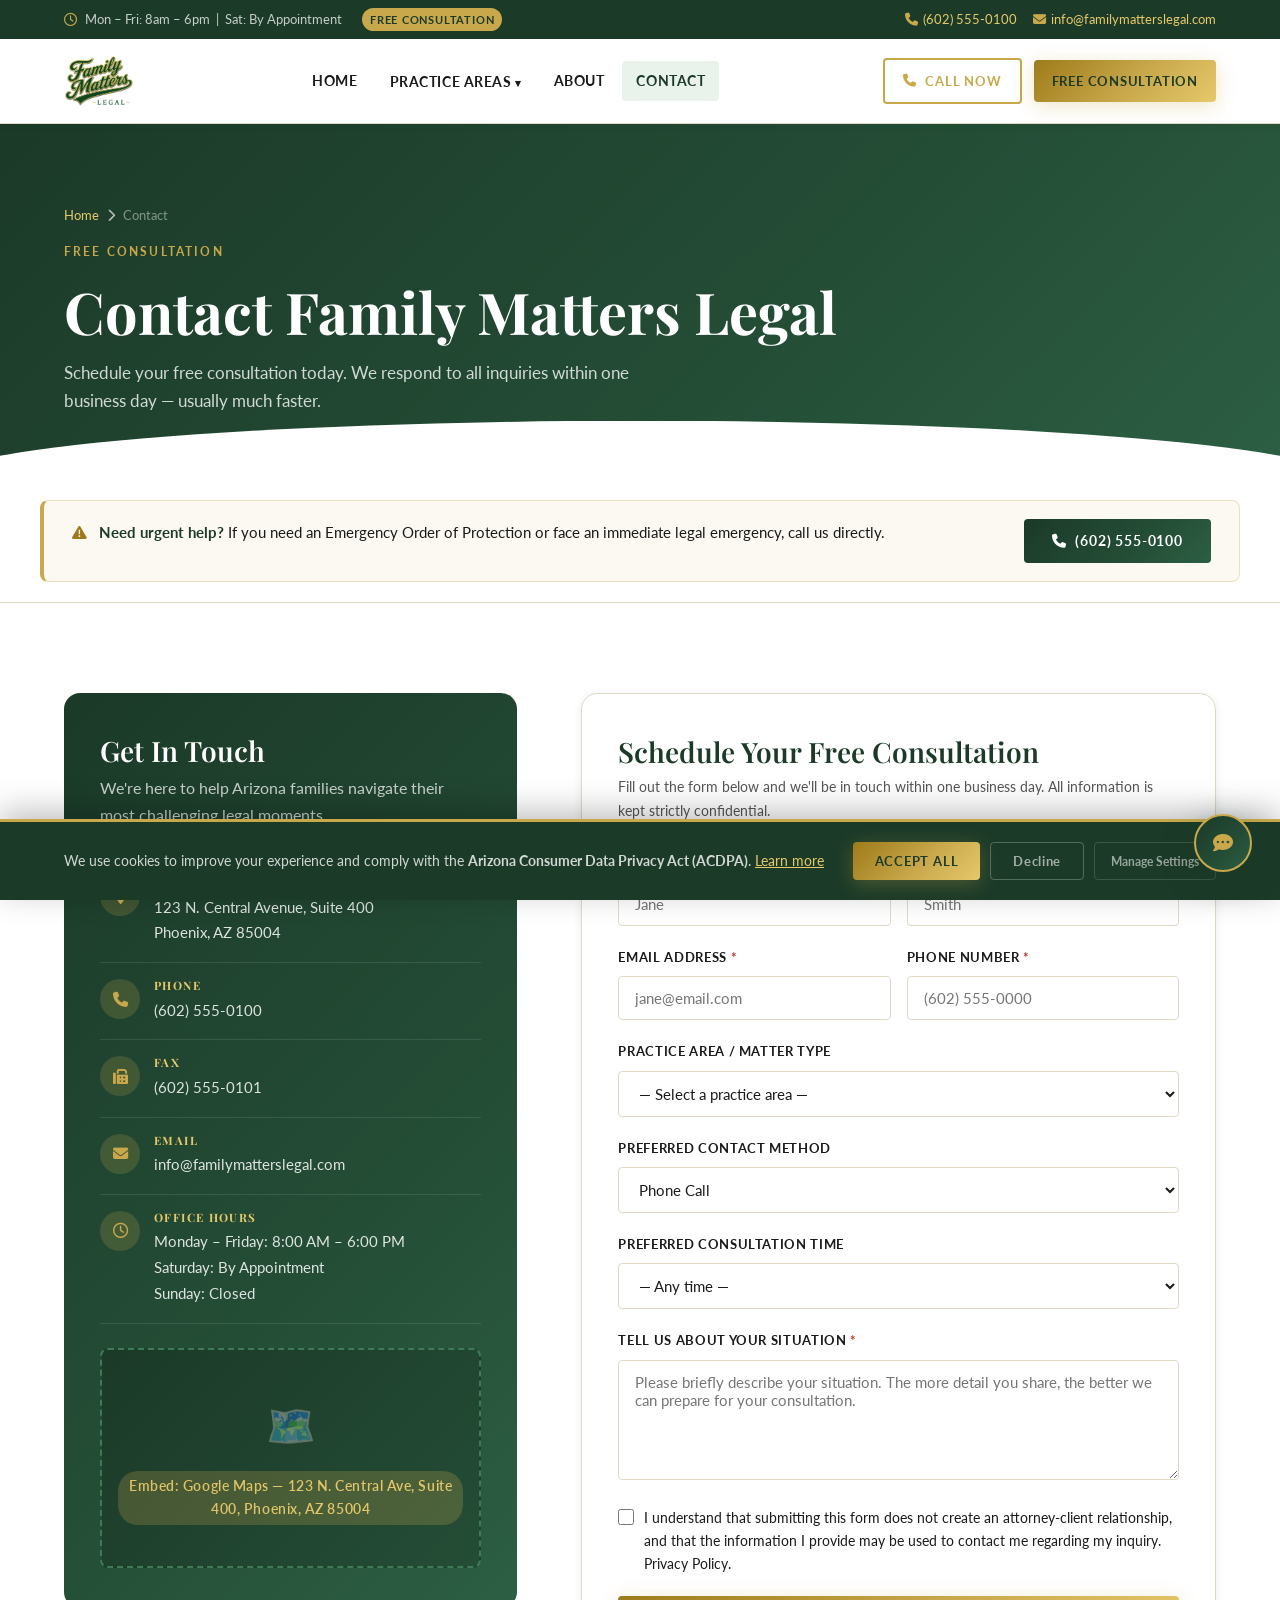
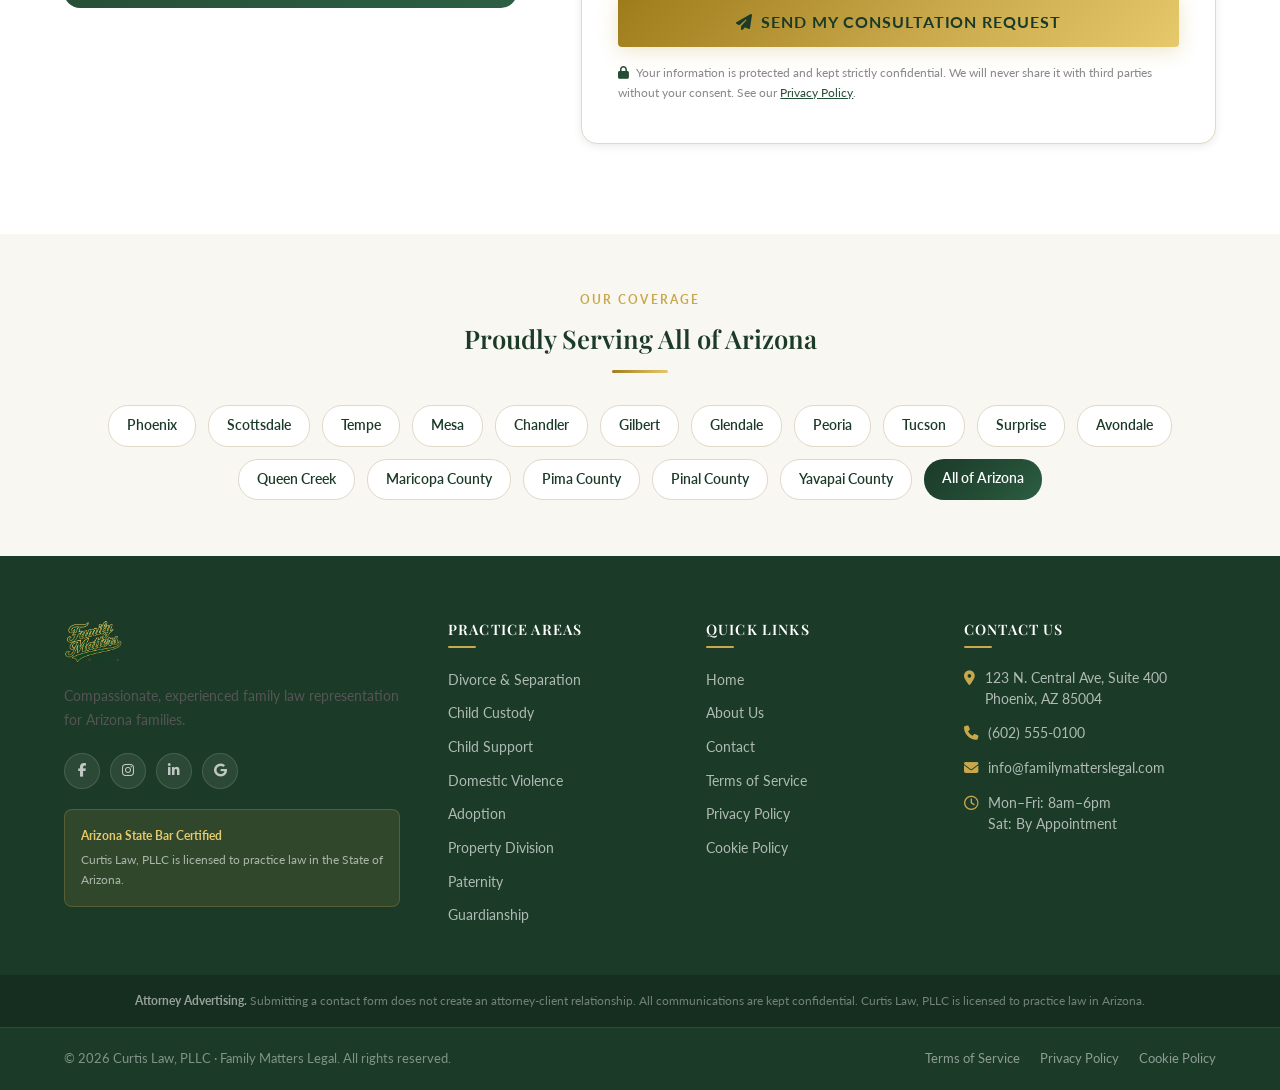
<file: contact.html>
<!DOCTYPE html>
<html lang="en">
<head>
  <meta charset="UTF-8" />
  <meta name="viewport" content="width=device-width, initial-scale=1.0" />
  <meta name="description" content="Contact Family Matters Legal — schedule your free Arizona family law consultation. Serving Phoenix, Scottsdale, Tucson, and all of Arizona." />
  <title>Contact Us | Family Matters Legal | Curtis Law – Free Consultation</title>
  <link rel="stylesheet" href="css/styles.css" />
  <link rel="stylesheet" href="https://cdnjs.cloudflare.com/ajax/libs/font-awesome/6.5.0/css/all.min.css" />
</head>
<body>

  <div class="top-bar">
    <div class="container">
      <div class="top-bar-left">
        <span><i class="fa-regular fa-clock"></i> Mon – Fri: 8am – 6pm &nbsp;|&nbsp; Sat: By Appointment</span>
        <span class="bar-badge">Free Consultation</span>
      </div>
      <div class="top-bar-right">
        <a href="tel:+16025550100"><i class="fa-solid fa-phone"></i>(602) 555-0100</a>
        <a href="mailto:info@familymatterslegal.com"><i class="fa-solid fa-envelope"></i>info@familymatterslegal.com</a>
      </div>
    </div>
  </div>

  <header class="site-header" role="banner">
    <div class="container">
      <div class="header-inner">
        <a href="index.html" class="logo-wrap" aria-label="Family Matters Legal – Home">
          <img src="images/FamilyLawMattersLogos.png" alt="Family Matters Legal – A Curtis Law Practice" class="logo-img">
        </a>
        <nav class="site-nav" aria-label="Main navigation">
          <a href="index.html">Home</a>
          <div class="nav-dropdown">
            <a href="practice-areas.html">Practice Areas</a>
            <div class="dropdown-menu" role="menu">
              <a href="practice-areas.html#divorce">Divorce &amp; Separation</a>
              <a href="practice-areas.html#custody">Child Custody</a>
              <a href="practice-areas.html#support">Child Support</a>
              <a href="practice-areas.html#spousal">Spousal Support</a>
              <a href="practice-areas.html#domestic-violence">Domestic Violence</a>
              <a href="practice-areas.html#adoption">Adoption</a>
              <a href="practice-areas.html#property">Property Division</a>
              <a href="practice-areas.html#paternity">Paternity</a>
              <a href="practice-areas.html#prenuptial">Pre/Postnuptial Agreements</a>
              <a href="practice-areas.html#guardianship">Guardianship</a>
            </div>
          </div>
          <a href="about.html">About</a>
          <a href="contact.html" class="active">Contact</a>
        </nav>
        <div class="nav-cta">
          <a href="tel:+16025550100" class="btn btn-outline-gold" style="padding:10px 18px;font-size:0.82rem;"><i class="fa-solid fa-phone"></i> Call Now</a>
          <a href="contact.html" class="btn btn-gold" style="padding:10px 18px;font-size:0.82rem;">Free Consultation</a>
        </div>
        <button class="hamburger" aria-label="Toggle menu" aria-expanded="false"><span></span><span></span><span></span></button>
      </div>
    </div>
    <nav class="mobile-nav" aria-label="Mobile navigation">
      <a href="index.html">Home</a>
      <a href="practice-areas.html">Practice Areas</a>
      <a href="about.html">About</a>
      <a href="contact.html">Contact</a>
      <a href="contact.html" class="btn btn-gold">Free Consultation</a>
    </nav>
  </header>

  <!-- Page Hero -->
  <div class="page-hero" aria-label="Contact page hero">
    <div class="container page-hero-inner">
      <div class="breadcrumb"><a href="index.html">Home</a><i class="fa-solid fa-chevron-right"></i><span>Contact</span></div>
      <span class="eyebrow">Free Consultation</span>
      <h1>Contact Family Matters Legal</h1>
      <p>Schedule your free consultation today. We respond to all inquiries within one business day — usually much faster.</p>
    </div>
  </div>

  <!-- ││ Urgent Notice ││ -->
  <div class="urgent-notice">
    <div class="container">
      <p class="urgent-notice-text">
        <i class="fa-solid fa-triangle-exclamation"></i>
        <strong>Need urgent help?</strong> If you need an Emergency Order of Protection or face an immediate legal emergency, call us directly.
      </p>
      <a href="tel:+16025550100" class="btn btn-green" style="flex-shrink:0;padding:10px 28px;font-size:0.88rem;">
        <i class="fa-solid fa-phone"></i> (602) 555-0100
      </a>
    </div>
  </div>

  <!-- ── Main Contact Section ── -->
  <section class="section" aria-labelledby="contact-heading">
    <div class="container">
      <div class="contact-grid">

        <!-- Info Card -->
        <div class="contact-info-card reveal">
          <h3>Get In Touch</h3>
          <p>We're here to help Arizona families navigate their most challenging legal moments.</p>

          <div class="contact-detail">
            <div class="cd-icon"><i class="fa-solid fa-location-dot"></i></div>
            <div class="cd-text">
              <h5>Office Address</h5>
              <p>123 N. Central Avenue, Suite 400<br>Phoenix, AZ 85004</p>
            </div>
          </div>

          <div class="contact-detail">
            <div class="cd-icon"><i class="fa-solid fa-phone"></i></div>
            <div class="cd-text">
              <h5>Phone</h5>
              <p><a href="tel:+16025550100">(602) 555-0100</a></p>
            </div>
          </div>

          <div class="contact-detail">
            <div class="cd-icon"><i class="fa-solid fa-fax"></i></div>
            <div class="cd-text">
              <h5>Fax</h5>
              <p>(602) 555-0101</p>
            </div>
          </div>

          <div class="contact-detail">
            <div class="cd-icon"><i class="fa-solid fa-envelope"></i></div>
            <div class="cd-text">
              <h5>Email</h5>
              <p><a href="mailto:info@familymatterslegal.com">info@familymatterslegal.com</a></p>
            </div>
          </div>

          <div class="contact-detail">
            <div class="cd-icon"><i class="fa-regular fa-clock"></i></div>
            <div class="cd-text">
              <h5>Office Hours</h5>
              <p>
                Monday – Friday: 8:00 AM – 6:00 PM<br>
                Saturday: By Appointment<br>
                Sunday: Closed
              </p>
            </div>
          </div>

          <div class="map-placeholder img-placeholder img-placeholder-dark">
            <span class="ph-icon">🗺️</span>
            <span class="ph-label">Embed: Google Maps — 123 N. Central Ave, Suite 400, Phoenix, AZ 85004</span>
          </div>
        </div>

        <!-- Contact Form -->
        <div class="contact-form-card reveal reveal-delay-2">
          <h3 id="contact-heading">Schedule Your Free Consultation</h3>
          <p>Fill out the form below and we'll be in touch within one business day. All information is kept strictly confidential.</p>

          <form id="contact-form" novalidate>
            <div class="form-row">
              <div class="form-group">
                <label for="first-name">First Name <span style="color:#c0392b;">*</span></label>
                <input type="text" id="first-name" name="first_name" placeholder="Jane" required autocomplete="given-name" />
              </div>
              <div class="form-group">
                <label for="last-name">Last Name <span style="color:#c0392b;">*</span></label>
                <input type="text" id="last-name" name="last_name" placeholder="Smith" required autocomplete="family-name" />
              </div>
            </div>

            <div class="form-row">
              <div class="form-group">
                <label for="email">Email Address <span style="color:#c0392b;">*</span></label>
                <input type="email" id="email" name="email" placeholder="jane@email.com" required autocomplete="email" />
              </div>
              <div class="form-group">
                <label for="phone">Phone Number <span style="color:#c0392b;">*</span></label>
                <input type="tel" id="phone" name="phone" placeholder="(602) 555-0000" required autocomplete="tel" />
              </div>
            </div>

            <div class="form-group">
              <label for="practice-area">Practice Area / Matter Type</label>
              <select id="practice-area" name="practice_area">
                <option value="">— Select a practice area —</option>
                <option value="divorce">Divorce &amp; Separation</option>
                <option value="custody">Child Custody &amp; Parenting Time</option>
                <option value="support">Child Support</option>
                <option value="spousal">Spousal Support (Alimony)</option>
                <option value="domestic-violence">Domestic Violence / Order of Protection</option>
                <option value="adoption">Adoption</option>
                <option value="property">Property Division</option>
                <option value="paternity">Paternity</option>
                <option value="prenuptial">Prenuptial / Postnuptial Agreement</option>
                <option value="guardianship">Guardianship / Conservatorship</option>
                <option value="modification">Modification of Court Order</option>
                <option value="other">Other / Not Sure</option>
              </select>
            </div>

            <div class="form-group">
              <label for="preferred-contact">Preferred Contact Method</label>
              <select id="preferred-contact" name="preferred_contact">
                <option value="phone">Phone Call</option>
                <option value="email">Email</option>
                <option value="text">Text Message</option>
              </select>
            </div>

            <div class="form-group">
              <label for="preferred-time">Preferred Consultation Time</label>
              <select id="preferred-time" name="preferred_time">
                <option value="">— Any time —</option>
                <option value="morning">Morning (8am – 12pm)</option>
                <option value="afternoon">Afternoon (12pm – 4pm)</option>
                <option value="evening">Evening (4pm – 6pm)</option>
                <option value="saturday">Saturday (By Appointment)</option>
              </select>
            </div>

            <div class="form-group">
              <label for="message">Tell Us About Your Situation <span style="color:#c0392b;">*</span></label>
              <textarea id="message" name="message" placeholder="Please briefly describe your situation. The more detail you share, the better we can prepare for your consultation." required></textarea>
            </div>

            <div class="form-group">
              <label style="display:flex;align-items:flex-start;gap:10px;text-transform:none;letter-spacing:0;font-weight:400;font-size:0.85rem;cursor:pointer;">
                <input type="checkbox" name="consent" required style="width:16px;height:16px;margin-top:2px;flex-shrink:0;accent-color:var(--green-mid);" />
                <span>I understand that submitting this form does not create an attorney-client relationship, and that the information I provide may be used to contact me regarding my inquiry. <a href="privacy-policy.html">Privacy Policy</a>.</span>
              </label>
            </div>

            <button type="submit" class="btn btn-gold" style="width:100%;justify-content:center;font-size:1rem;padding:16px;">
              <i class="fa-solid fa-paper-plane"></i> Send My Consultation Request
            </button>

            <p class="form-disclaimer" style="margin-top:16px;">
              <i class="fa-solid fa-lock" style="color:var(--green-mid);margin-right:4px;"></i>
              Your information is protected and kept strictly confidential. We will never share it with third parties without your consent. See our <a href="privacy-policy.html">Privacy Policy</a>.
            </p>
          </form>
        </div>
      </div>
    </div>
  </section>

  <!-- ── Serving All of Arizona ── -->
  <section class="section-sm bg-off-white" aria-label="Service area">
    <div class="container">
      <div class="section-title-wrap reveal" style="margin-bottom:32px;">
        <span class="eyebrow">Our Coverage</span>
        <h3 class="section-title" style="font-size:1.6rem;">Proudly Serving All of Arizona</h3>
        <div class="gold-line"></div>
      </div>
      <div style="display:flex;flex-wrap:wrap;justify-content:center;gap:12px;" class="reveal">
        <span style="background:var(--white);border:1px solid var(--border);padding:8px 18px;border-radius:20px;font-size:0.85rem;font-weight:600;color:var(--green-dark);">Phoenix</span>
        <span style="background:var(--white);border:1px solid var(--border);padding:8px 18px;border-radius:20px;font-size:0.85rem;font-weight:600;color:var(--green-dark);">Scottsdale</span>
        <span style="background:var(--white);border:1px solid var(--border);padding:8px 18px;border-radius:20px;font-size:0.85rem;font-weight:600;color:var(--green-dark);">Tempe</span>
        <span style="background:var(--white);border:1px solid var(--border);padding:8px 18px;border-radius:20px;font-size:0.85rem;font-weight:600;color:var(--green-dark);">Mesa</span>
        <span style="background:var(--white);border:1px solid var(--border);padding:8px 18px;border-radius:20px;font-size:0.85rem;font-weight:600;color:var(--green-dark);">Chandler</span>
        <span style="background:var(--white);border:1px solid var(--border);padding:8px 18px;border-radius:20px;font-size:0.85rem;font-weight:600;color:var(--green-dark);">Gilbert</span>
        <span style="background:var(--white);border:1px solid var(--border);padding:8px 18px;border-radius:20px;font-size:0.85rem;font-weight:600;color:var(--green-dark);">Glendale</span>
        <span style="background:var(--white);border:1px solid var(--border);padding:8px 18px;border-radius:20px;font-size:0.85rem;font-weight:600;color:var(--green-dark);">Peoria</span>
        <span style="background:var(--white);border:1px solid var(--border);padding:8px 18px;border-radius:20px;font-size:0.85rem;font-weight:600;color:var(--green-dark);">Tucson</span>
        <span style="background:var(--white);border:1px solid var(--border);padding:8px 18px;border-radius:20px;font-size:0.85rem;font-weight:600;color:var(--green-dark);">Surprise</span>
        <span style="background:var(--white);border:1px solid var(--border);padding:8px 18px;border-radius:20px;font-size:0.85rem;font-weight:600;color:var(--green-dark);">Avondale</span>
        <span style="background:var(--white);border:1px solid var(--border);padding:8px 18px;border-radius:20px;font-size:0.85rem;font-weight:600;color:var(--green-dark);">Queen Creek</span>
        <span style="background:var(--white);border:1px solid var(--border);padding:8px 18px;border-radius:20px;font-size:0.85rem;font-weight:600;color:var(--green-dark);">Maricopa County</span>
        <span style="background:var(--white);border:1px solid var(--border);padding:8px 18px;border-radius:20px;font-size:0.85rem;font-weight:600;color:var(--green-dark);">Pima County</span>
        <span style="background:var(--white);border:1px solid var(--border);padding:8px 18px;border-radius:20px;font-size:0.85rem;font-weight:600;color:var(--green-dark);">Pinal County</span>
        <span style="background:var(--white);border:1px solid var(--border);padding:8px 18px;border-radius:20px;font-size:0.85rem;font-weight:600;color:var(--green-dark);">Yavapai County</span>
        <span style="background:var(--gradient-green);border:none;padding:8px 18px;border-radius:20px;font-size:0.85rem;font-weight:600;color:var(--white);">All of Arizona</span>
      </div>
    </div>
  </section>

  <!-- Footer -->
  <footer class="site-footer" role="contentinfo">
    <div class="footer-main">
      <div class="container">
        <div class="footer-grid">
          <div class="footer-about">
            <div class="footer-logo-wrap">
              <img src="images/FamilyLawMattersLogos.png" alt="Family Matters Legal – A Curtis Law Practice" class="footer-logo-img">
            </div>
            <p>Compassionate, experienced family law representation for Arizona families.</p>
            <div class="footer-social">
              <a href="#" aria-label="Facebook"><i class="fa-brands fa-facebook-f"></i></a>
              <a href="#" aria-label="Instagram"><i class="fa-brands fa-instagram"></i></a>
              <a href="#" aria-label="LinkedIn"><i class="fa-brands fa-linkedin-in"></i></a>
              <a href="#" aria-label="Google"><i class="fa-brands fa-google"></i></a>
            </div>
            <div class="footer-badge"><strong>Arizona State Bar Certified</strong>Curtis Law, PLLC is licensed to practice law in the State of Arizona.</div>
          </div>
          <div class="footer-col">
            <h4>Practice Areas</h4>
            <div class="footer-links">
              <a href="practice-areas.html#divorce">Divorce &amp; Separation</a>
              <a href="practice-areas.html#custody">Child Custody</a>
              <a href="practice-areas.html#support">Child Support</a>
              <a href="practice-areas.html#domestic-violence">Domestic Violence</a>
              <a href="practice-areas.html#adoption">Adoption</a>
              <a href="practice-areas.html#property">Property Division</a>
              <a href="practice-areas.html#paternity">Paternity</a>
              <a href="practice-areas.html#guardianship">Guardianship</a>
            </div>
          </div>
          <div class="footer-col">
            <h4>Quick Links</h4>
            <div class="footer-links">
              <a href="index.html">Home</a>
              <a href="about.html">About Us</a>
              <a href="contact.html">Contact</a>
              <a href="tos.html">Terms of Service</a>
              <a href="privacy-policy.html">Privacy Policy</a>
              <a href="cookie-policy.html">Cookie Policy</a>
            </div>
          </div>
          <div class="footer-col">
            <h4>Contact Us</h4>
            <div class="footer-contact-item"><i class="fa-solid fa-location-dot"></i><span>123 N. Central Ave, Suite 400<br>Phoenix, AZ 85004</span></div>
            <div class="footer-contact-item"><i class="fa-solid fa-phone"></i><span><a href="tel:+16025550100">(602) 555-0100</a></span></div>
            <div class="footer-contact-item"><i class="fa-solid fa-envelope"></i><span><a href="mailto:info@familymatterslegal.com">info@familymatterslegal.com</a></span></div>
            <div class="footer-contact-item"><i class="fa-regular fa-clock"></i><span>Mon–Fri: 8am–6pm<br>Sat: By Appointment</span></div>
          </div>
        </div>
      </div>
    </div>
    <div class="footer-disclaimer"><div class="container"><strong>Attorney Advertising.</strong> Submitting a contact form does not create an attorney-client relationship. All communications are kept confidential. Curtis Law, PLLC is licensed to practice law in Arizona.</div></div>
    <div class="footer-bottom">
      <div class="container">
        <span class="footer-copy">© 2026 Curtis Law, PLLC · Family Matters Legal. All rights reserved.</span>
        <div class="footer-bottom-links">
          <a href="tos.html">Terms of Service</a>
          <a href="privacy-policy.html">Privacy Policy</a>
          <a href="cookie-policy.html">Cookie Policy</a>
        </div>
      </div>
    </div>
  </footer>

  <div id="cookie-banner" class="cookie-banner" role="region" aria-label="Cookie consent">
    <div class="container">
      <div class="cookie-banner-text">
        <p>We use cookies to improve your experience and comply with the <strong>Arizona Consumer Data Privacy Act (ACDPA)</strong>. <a href="cookie-policy.html">Learn more</a></p>
      </div>
      <div class="cookie-banner-actions">
        <button class="btn btn-cookie-accept btn-gold">Accept All</button>
        <button class="btn-cookie-decline">Decline</button>
        <button class="btn-cookie-settings">Manage Settings</button>
      </div>
    </div>
  </div>

  <script src="js/main.js"></script>
</body>
</html>
</file>
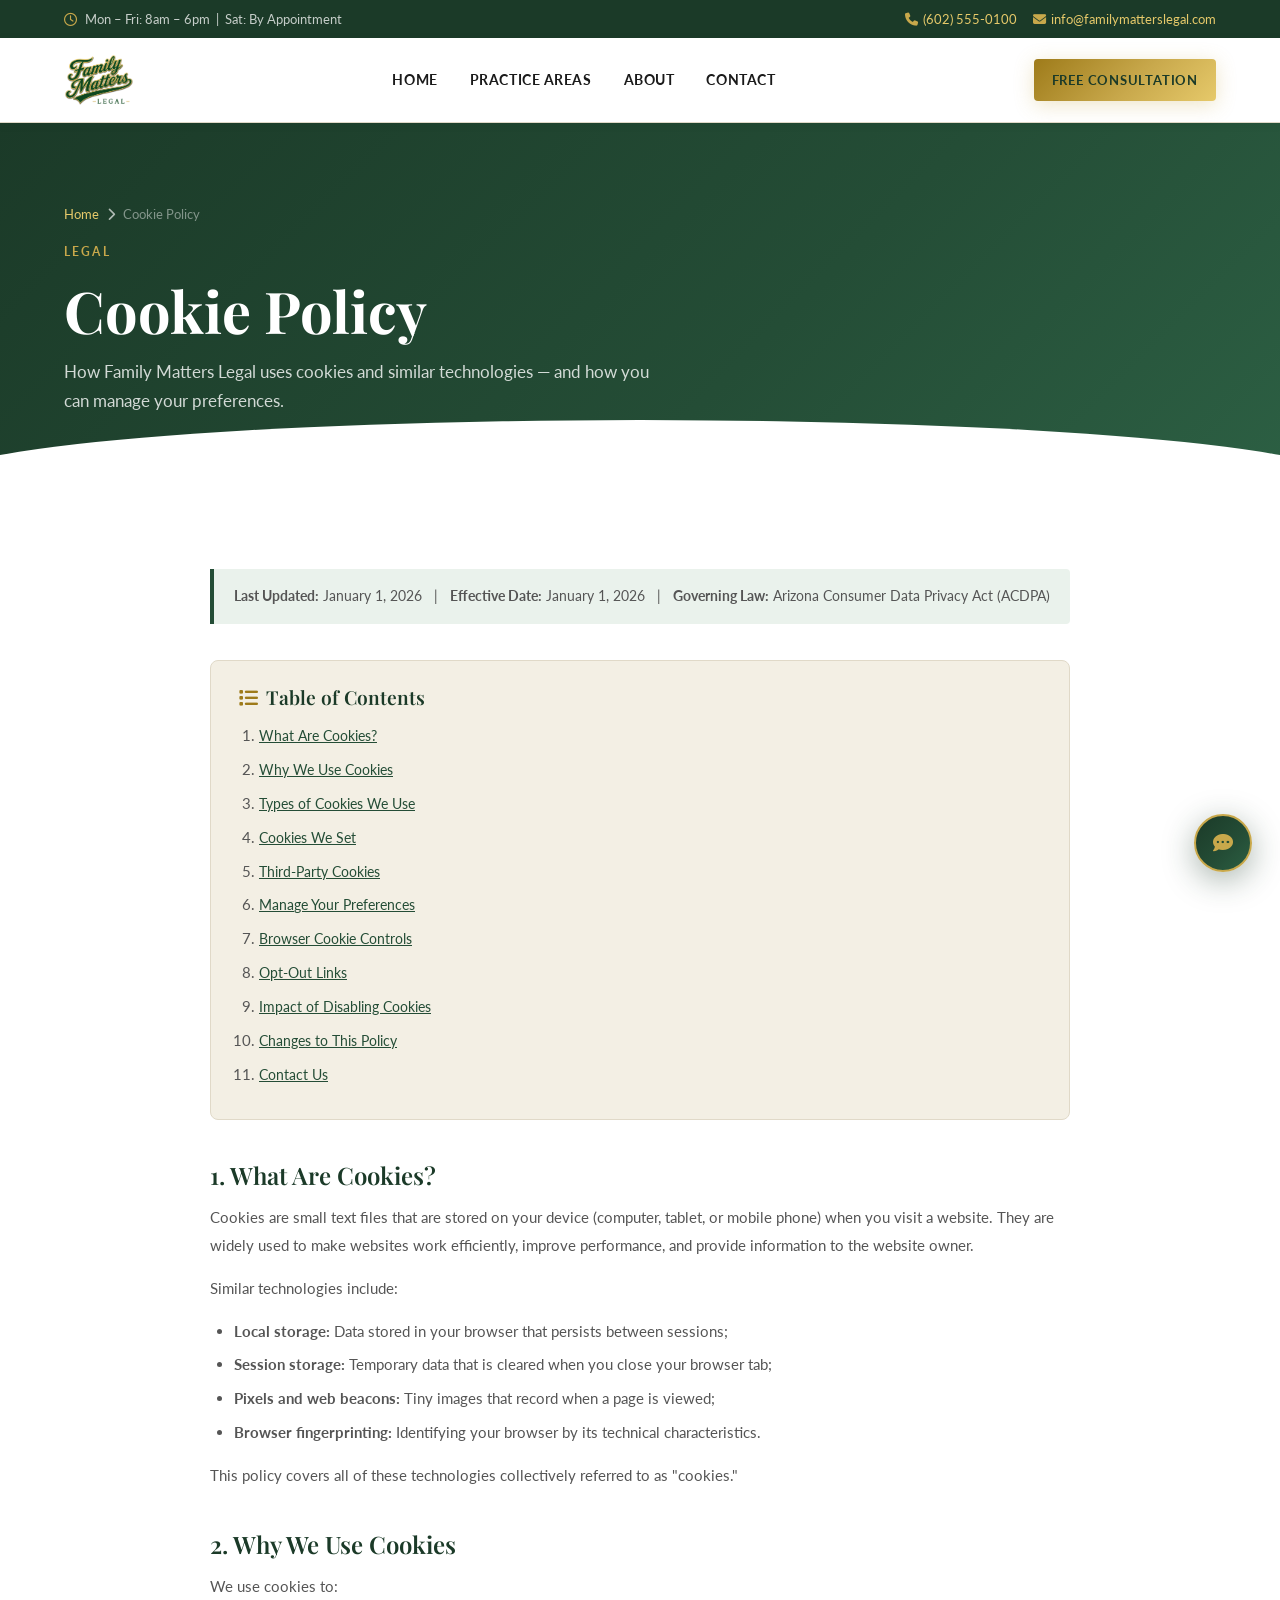
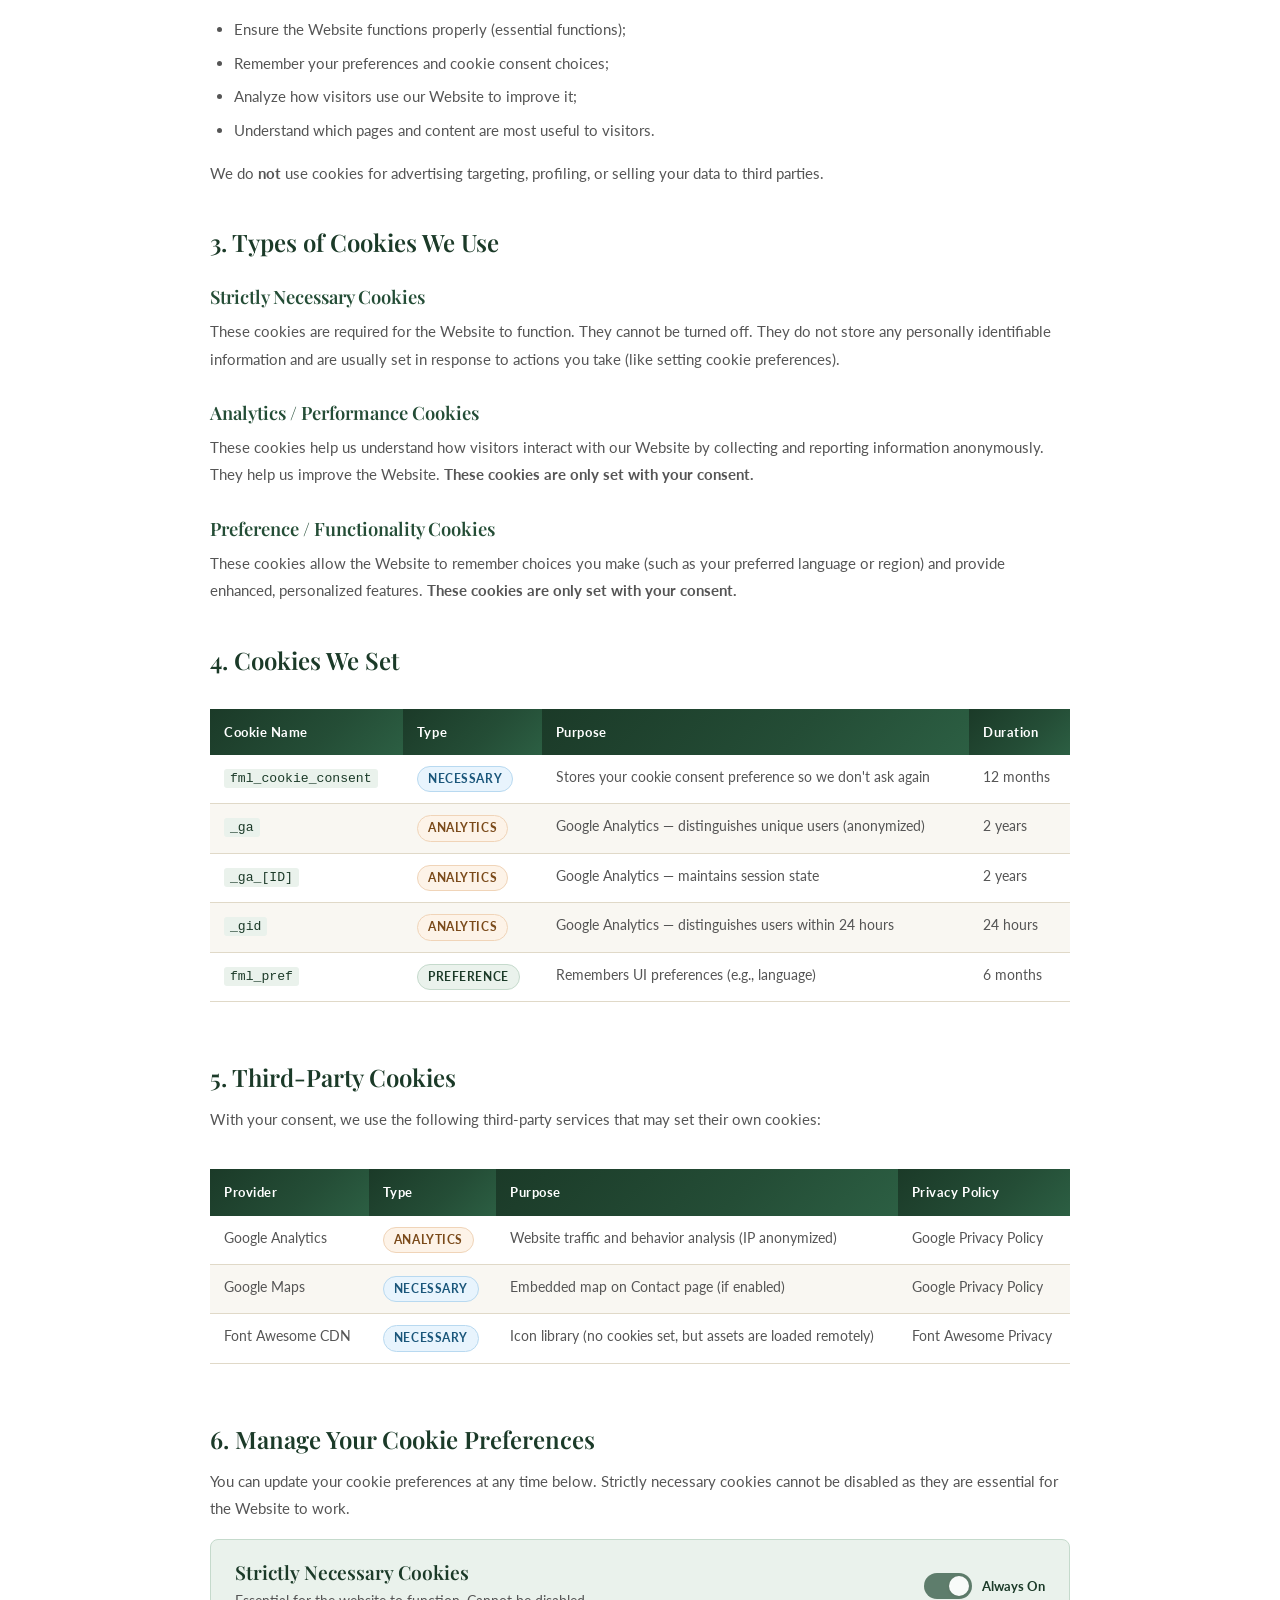
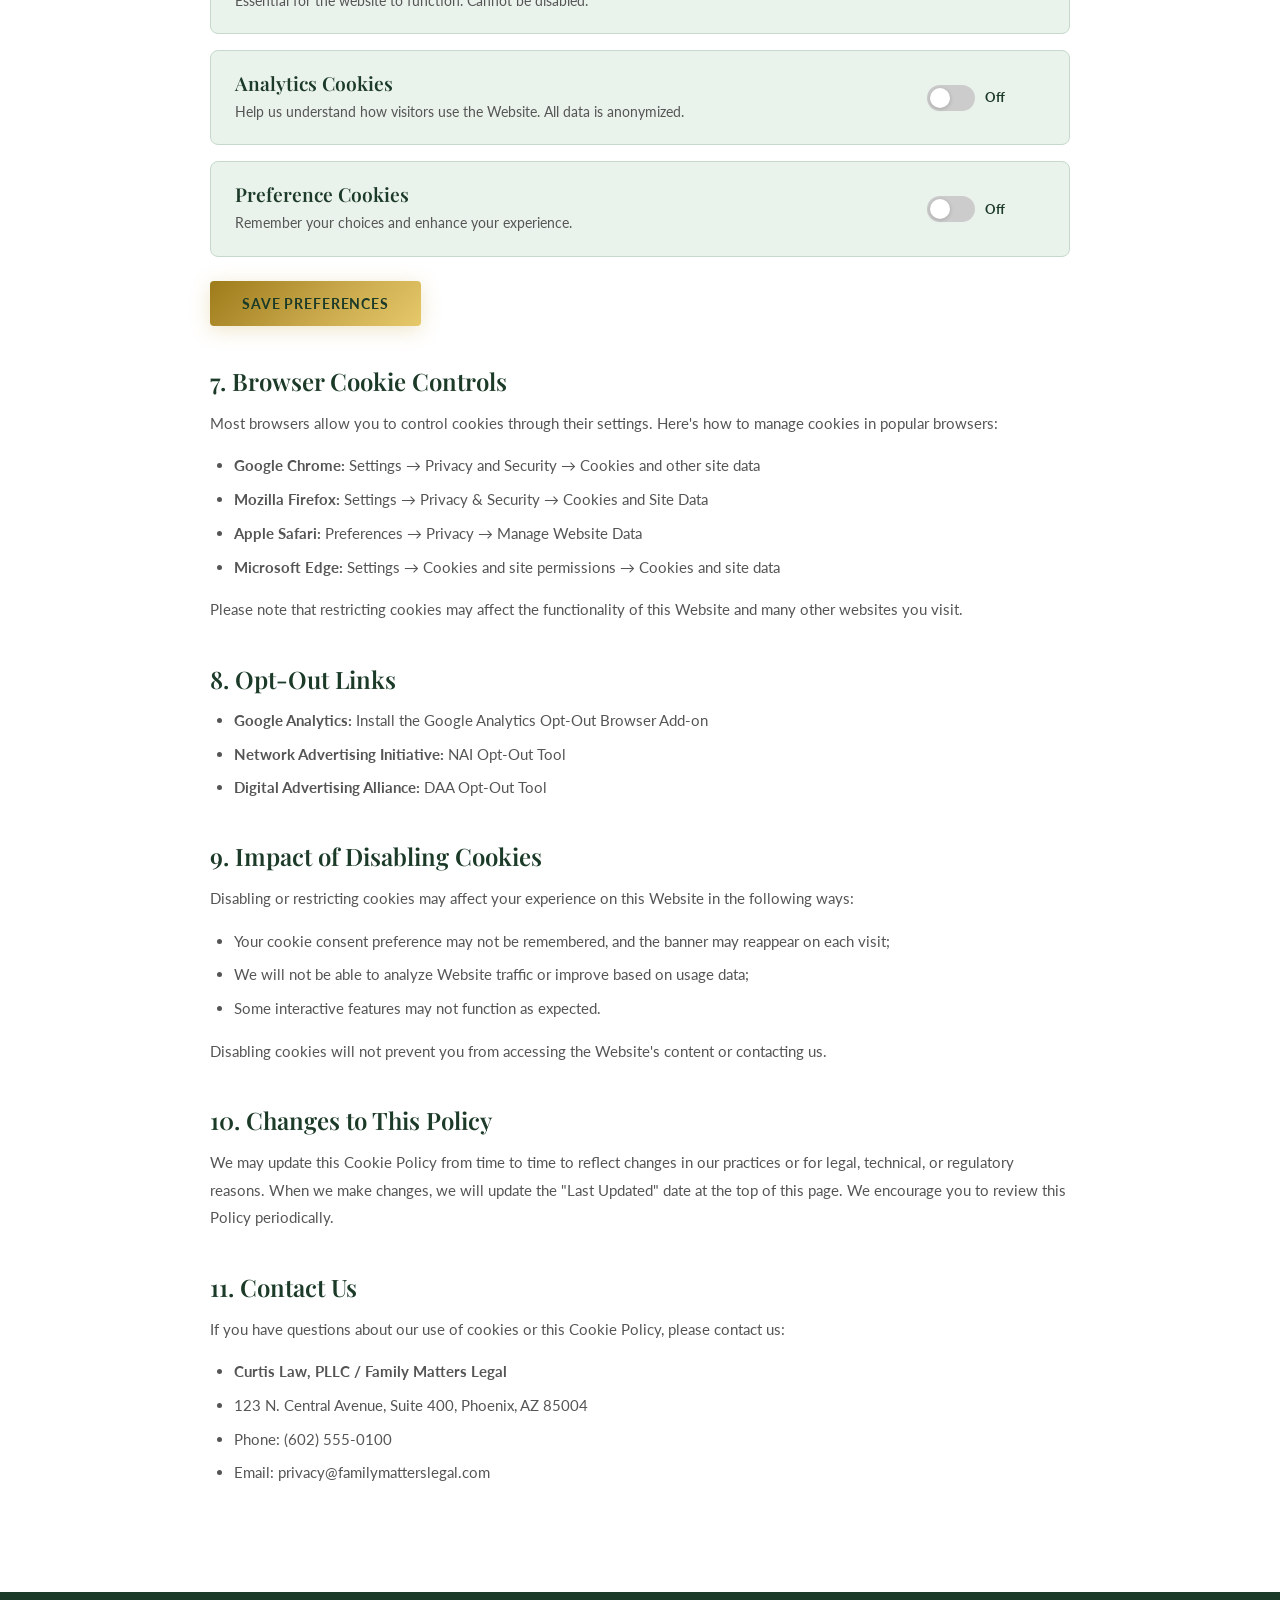
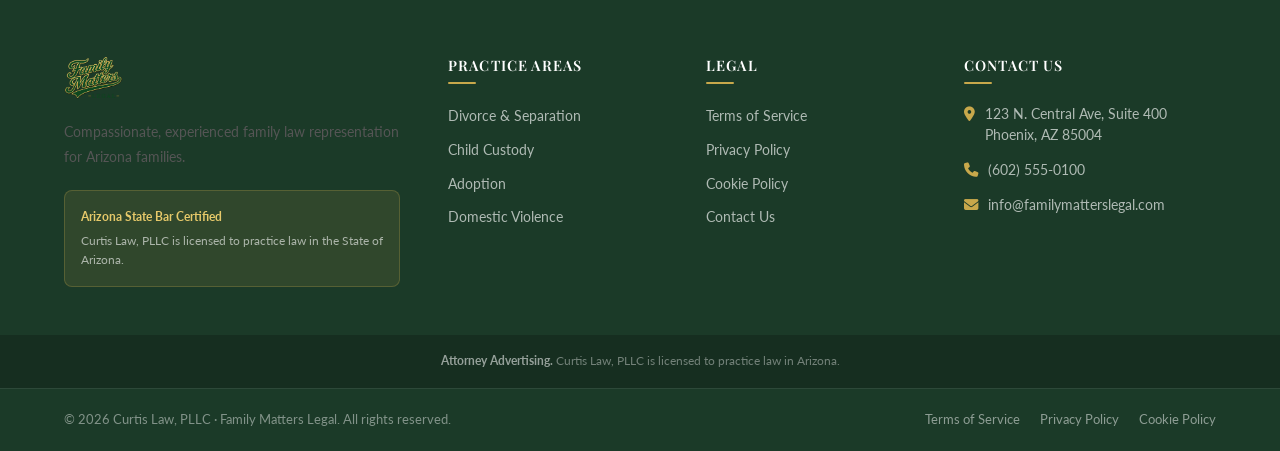
<file: cookie-policy.html>
<!DOCTYPE html>
<html lang="en">
<head>
  <meta charset="UTF-8" />
  <meta name="viewport" content="width=device-width, initial-scale=1.0" />
  <meta name="description" content="Cookie Policy for Family Matters Legal and Curtis Law, PLLC — how we use cookies and how to manage your preferences." />
  <meta name="robots" content="noindex, follow" />
  <title>Cookie Policy | Family Matters Legal | Curtis Law</title>
  <link rel="stylesheet" href="css/styles.css" />
  <link rel="stylesheet" href="https://cdnjs.cloudflare.com/ajax/libs/font-awesome/6.5.0/css/all.min.css" />
  <style>
    .cookie-table {
      width: 100%;
      border-collapse: collapse;
      margin: 20px 0;
      font-size: 0.88rem;
    }
    .cookie-table th {
      background: var(--gradient-green);
      color: var(--white);
      text-align: left;
      padding: 12px 14px;
      font-weight: 700;
      font-size: 0.82rem;
      letter-spacing: 0.04em;
    }
    .cookie-table td {
      padding: 11px 14px;
      border-bottom: 1px solid var(--border);
      vertical-align: top;
      color: var(--text-gray);
      line-height: 1.6;
    }
    .cookie-table tr:nth-child(even) td { background: var(--off-white); }
    .cookie-table code {
      font-family: monospace;
      background: var(--green-pale);
      padding: 2px 6px;
      border-radius: 3px;
      font-size: 0.82rem;
      color: var(--green-dark);
    }
    .cookie-category-badge {
      display: inline-block;
      padding: 3px 10px;
      border-radius: 20px;
      font-size: 0.72rem;
      font-weight: 700;
      letter-spacing: 0.05em;
      text-transform: uppercase;
    }
    .badge-necessary { background: #E8F4FD; color: #1A567A; border: 1px solid #B8D9F0; }
    .badge-analytics  { background: #FDF3E8; color: #7A4A1A; border: 1px solid #F0D4B8; }
    .badge-preference { background: var(--green-pale); color: var(--green-dark); border: 1px solid #C5DACC; }
    .preference-toggle {
      background: var(--green-pale);
      border: 1px solid #C5DACC;
      border-radius: var(--radius-md);
      padding: 20px 24px;
      margin: 16px 0;
      display: flex;
      align-items: center;
      justify-content: space-between;
      gap: 16px;
      flex-wrap: wrap;
    }
    .preference-toggle-info h4 { margin-bottom: 4px; color: var(--green-dark); }
    .preference-toggle-info p { font-size: 0.88rem; margin: 0; }
    .toggle-switch {
      position: relative;
      display: inline-flex;
      align-items: center;
      gap: 10px;
      cursor: pointer;
    }
    .toggle-switch input { opacity: 0; width: 0; height: 0; position: absolute; }
    .toggle-track {
      width: 48px;
      height: 26px;
      background: #ccc;
      border-radius: 13px;
      transition: background 0.3s;
      position: relative;
      flex-shrink: 0;
    }
    .toggle-track::after {
      content: '';
      position: absolute;
      top: 3px;
      left: 3px;
      width: 20px;
      height: 20px;
      background: white;
      border-radius: 50%;
      transition: transform 0.3s;
      box-shadow: 0 1px 4px rgba(0,0,0,0.2);
    }
    .toggle-switch input:checked + .toggle-track { background: var(--green-mid); }
    .toggle-switch input:checked + .toggle-track::after { transform: translateX(22px); }
    .toggle-switch input:disabled + .toggle-track { background: var(--green-mid); opacity: 0.7; cursor: not-allowed; }
    .toggle-switch input:disabled + .toggle-track::after { transform: translateX(22px); }
    .toggle-label { font-size: 0.82rem; font-weight: 700; color: var(--green-dark); min-width: 60px; }
  </style>
</head>
<body>

  <div class="top-bar">
    <div class="container">
      <div class="top-bar-left">
        <span><i class="fa-regular fa-clock"></i> Mon – Fri: 8am – 6pm &nbsp;|&nbsp; Sat: By Appointment</span>
      </div>
      <div class="top-bar-right">
        <a href="tel:+16025550100"><i class="fa-solid fa-phone"></i>(602) 555-0100</a>
        <a href="mailto:info@familymatterslegal.com"><i class="fa-solid fa-envelope"></i>info@familymatterslegal.com</a>
      </div>
    </div>
  </div>

  <header class="site-header" role="banner">
    <div class="container">
      <div class="header-inner">
        <a href="index.html" class="logo-wrap" aria-label="Family Matters Legal – Home">
          <img src="images/FamilyLawMattersLogos.png" alt="Family Matters Legal – A Curtis Law Practice" class="logo-img">
        </a>
        <nav class="site-nav" aria-label="Main navigation">
          <a href="index.html">Home</a>
          <a href="practice-areas.html">Practice Areas</a>
          <a href="about.html">About</a>
          <a href="contact.html">Contact</a>
        </nav>
        <div class="nav-cta">
          <a href="contact.html" class="btn btn-gold" style="padding:10px 18px;font-size:0.82rem;">Free Consultation</a>
        </div>
        <button class="hamburger" aria-label="Toggle menu" aria-expanded="false"><span></span><span></span><span></span></button>
      </div>
    </div>
    <nav class="mobile-nav" aria-label="Mobile navigation">
      <a href="index.html">Home</a>
      <a href="practice-areas.html">Practice Areas</a>
      <a href="about.html">About</a>
      <a href="contact.html">Contact</a>
    </nav>
  </header>

  <!-- Page Hero -->
  <div class="page-hero" aria-label="Cookie Policy hero">
    <div class="container page-hero-inner">
      <div class="breadcrumb"><a href="index.html">Home</a><i class="fa-solid fa-chevron-right"></i><span>Cookie Policy</span></div>
      <span class="eyebrow">Legal</span>
      <h1>Cookie Policy</h1>
      <p>How Family Matters Legal uses cookies and similar technologies — and how you can manage your preferences.</p>
    </div>
  </div>

  <section class="section">
    <div class="container">
      <div class="legal-content">

        <div class="legal-meta">
          <strong>Last Updated:</strong> January 1, 2026 &nbsp;&nbsp;|&nbsp;&nbsp;
          <strong>Effective Date:</strong> January 1, 2026 &nbsp;&nbsp;|&nbsp;&nbsp;
          <strong>Governing Law:</strong> Arizona Consumer Data Privacy Act (ACDPA)
        </div>

        <div class="legal-toc">
          <h4><i class="fa-solid fa-list" style="margin-right:8px;color:var(--gold-dark);"></i>Table of Contents</h4>
          <ol>
            <li><a href="#ck-1">What Are Cookies?</a></li>
            <li><a href="#ck-2">Why We Use Cookies</a></li>
            <li><a href="#ck-3">Types of Cookies We Use</a></li>
            <li><a href="#ck-4">Cookies We Set</a></li>
            <li><a href="#ck-5">Third-Party Cookies</a></li>
            <li><a href="#ck-6">Manage Your Preferences</a></li>
            <li><a href="#ck-7">Browser Cookie Controls</a></li>
            <li><a href="#ck-8">Opt-Out Links</a></li>
            <li><a href="#ck-9">Impact of Disabling Cookies</a></li>
            <li><a href="#ck-10">Changes to This Policy</a></li>
            <li><a href="#ck-11">Contact Us</a></li>
          </ol>
        </div>

        <h2 id="ck-1">1. What Are Cookies?</h2>
        <p>Cookies are small text files that are stored on your device (computer, tablet, or mobile phone) when you visit a website. They are widely used to make websites work efficiently, improve performance, and provide information to the website owner.</p>
        <p>Similar technologies include:</p>
        <ul>
          <li><strong>Local storage:</strong> Data stored in your browser that persists between sessions;</li>
          <li><strong>Session storage:</strong> Temporary data that is cleared when you close your browser tab;</li>
          <li><strong>Pixels and web beacons:</strong> Tiny images that record when a page is viewed;</li>
          <li><strong>Browser fingerprinting:</strong> Identifying your browser by its technical characteristics.</li>
        </ul>
        <p>This policy covers all of these technologies collectively referred to as "cookies."</p>

        <h2 id="ck-2">2. Why We Use Cookies</h2>
        <p>We use cookies to:</p>
        <ul>
          <li>Ensure the Website functions properly (essential functions);</li>
          <li>Remember your preferences and cookie consent choices;</li>
          <li>Analyze how visitors use our Website to improve it;</li>
          <li>Understand which pages and content are most useful to visitors.</li>
        </ul>
        <p>We do <strong>not</strong> use cookies for advertising targeting, profiling, or selling your data to third parties.</p>

        <h2 id="ck-3">3. Types of Cookies We Use</h2>

        <h3>Strictly Necessary Cookies</h3>
        <p>These cookies are required for the Website to function. They cannot be turned off. They do not store any personally identifiable information and are usually set in response to actions you take (like setting cookie preferences).</p>

        <h3>Analytics / Performance Cookies</h3>
        <p>These cookies help us understand how visitors interact with our Website by collecting and reporting information anonymously. They help us improve the Website. <strong>These cookies are only set with your consent.</strong></p>

        <h3>Preference / Functionality Cookies</h3>
        <p>These cookies allow the Website to remember choices you make (such as your preferred language or region) and provide enhanced, personalized features. <strong>These cookies are only set with your consent.</strong></p>

        <h2 id="ck-4">4. Cookies We Set</h2>

        <div style="overflow-x:auto;">
          <table class="cookie-table">
            <thead>
              <tr>
                <th>Cookie Name</th>
                <th>Type</th>
                <th>Purpose</th>
                <th>Duration</th>
              </tr>
            </thead>
            <tbody>
              <tr>
                <td><code>fml_cookie_consent</code></td>
                <td><span class="cookie-category-badge badge-necessary">Necessary</span></td>
                <td>Stores your cookie consent preference so we don't ask again</td>
                <td>12 months</td>
              </tr>
              <tr>
                <td><code>_ga</code></td>
                <td><span class="cookie-category-badge badge-analytics">Analytics</span></td>
                <td>Google Analytics — distinguishes unique users (anonymized)</td>
                <td>2 years</td>
              </tr>
              <tr>
                <td><code>_ga_[ID]</code></td>
                <td><span class="cookie-category-badge badge-analytics">Analytics</span></td>
                <td>Google Analytics — maintains session state</td>
                <td>2 years</td>
              </tr>
              <tr>
                <td><code>_gid</code></td>
                <td><span class="cookie-category-badge badge-analytics">Analytics</span></td>
                <td>Google Analytics — distinguishes users within 24 hours</td>
                <td>24 hours</td>
              </tr>
              <tr>
                <td><code>fml_pref</code></td>
                <td><span class="cookie-category-badge badge-preference">Preference</span></td>
                <td>Remembers UI preferences (e.g., language)</td>
                <td>6 months</td>
              </tr>
            </tbody>
          </table>
        </div>

        <h2 id="ck-5">5. Third-Party Cookies</h2>
        <p>With your consent, we use the following third-party services that may set their own cookies:</p>

        <div style="overflow-x:auto;">
          <table class="cookie-table">
            <thead>
              <tr>
                <th>Provider</th>
                <th>Type</th>
                <th>Purpose</th>
                <th>Privacy Policy</th>
              </tr>
            </thead>
            <tbody>
              <tr>
                <td>Google Analytics</td>
                <td><span class="cookie-category-badge badge-analytics">Analytics</span></td>
                <td>Website traffic and behavior analysis (IP anonymized)</td>
                <td><a href="https://policies.google.com/privacy" target="_blank" rel="noopener noreferrer">Google Privacy Policy</a></td>
              </tr>
              <tr>
                <td>Google Maps</td>
                <td><span class="cookie-category-badge badge-necessary">Necessary</span></td>
                <td>Embedded map on Contact page (if enabled)</td>
                <td><a href="https://policies.google.com/privacy" target="_blank" rel="noopener noreferrer">Google Privacy Policy</a></td>
              </tr>
              <tr>
                <td>Font Awesome CDN</td>
                <td><span class="cookie-category-badge badge-necessary">Necessary</span></td>
                <td>Icon library (no cookies set, but assets are loaded remotely)</td>
                <td><a href="https://fontawesome.com/privacy" target="_blank" rel="noopener noreferrer">Font Awesome Privacy</a></td>
              </tr>
            </tbody>
          </table>
        </div>

        <h2 id="ck-6">6. Manage Your Cookie Preferences</h2>
        <p>You can update your cookie preferences at any time below. Strictly necessary cookies cannot be disabled as they are essential for the Website to work.</p>

        <div class="preference-toggle">
          <div class="preference-toggle-info">
            <h4>Strictly Necessary Cookies</h4>
            <p>Essential for the website to function. Cannot be disabled.</p>
          </div>
          <label class="toggle-switch">
            <input type="checkbox" checked disabled aria-label="Strictly necessary cookies (always on)" />
            <div class="toggle-track"></div>
            <span class="toggle-label">Always On</span>
          </label>
        </div>

        <div class="preference-toggle">
          <div class="preference-toggle-info">
            <h4>Analytics Cookies</h4>
            <p>Help us understand how visitors use the Website. All data is anonymized.</p>
          </div>
          <label class="toggle-switch">
            <input type="checkbox" id="toggle-analytics" aria-label="Analytics cookies" />
            <div class="toggle-track"></div>
            <span class="toggle-label" id="toggle-analytics-label">Off</span>
          </label>
        </div>

        <div class="preference-toggle">
          <div class="preference-toggle-info">
            <h4>Preference Cookies</h4>
            <p>Remember your choices and enhance your experience.</p>
          </div>
          <label class="toggle-switch">
            <input type="checkbox" id="toggle-preference" aria-label="Preference cookies" />
            <div class="toggle-track"></div>
            <span class="toggle-label" id="toggle-preference-label">Off</span>
          </label>
        </div>

        <button class="btn btn-gold" onclick="saveCookiePreferences()" style="margin-top:8px;">
          Save Preferences
        </button>
        <div id="pref-saved-msg" style="display:none;margin-top:12px;padding:10px 16px;background:var(--green-pale);color:var(--green-dark);border-radius:6px;font-size:0.88rem;font-weight:600;">
          <i class="fa-solid fa-check" style="margin-right:6px;"></i>Cookie preferences saved.
        </div>

        <h2 id="ck-7">7. Browser Cookie Controls</h2>
        <p>Most browsers allow you to control cookies through their settings. Here's how to manage cookies in popular browsers:</p>
        <ul>
          <li><strong>Google Chrome:</strong> Settings → Privacy and Security → Cookies and other site data</li>
          <li><strong>Mozilla Firefox:</strong> Settings → Privacy &amp; Security → Cookies and Site Data</li>
          <li><strong>Apple Safari:</strong> Preferences → Privacy → Manage Website Data</li>
          <li><strong>Microsoft Edge:</strong> Settings → Cookies and site permissions → Cookies and site data</li>
        </ul>
        <p>Please note that restricting cookies may affect the functionality of this Website and many other websites you visit.</p>

        <h2 id="ck-8">8. Opt-Out Links</h2>
        <ul>
          <li><strong>Google Analytics:</strong> Install the <a href="https://tools.google.com/dlpage/gaoptout" target="_blank" rel="noopener noreferrer">Google Analytics Opt-Out Browser Add-on</a></li>
          <li><strong>Network Advertising Initiative:</strong> <a href="https://optout.networkadvertising.org/" target="_blank" rel="noopener noreferrer">NAI Opt-Out Tool</a></li>
          <li><strong>Digital Advertising Alliance:</strong> <a href="https://optout.aboutads.info/" target="_blank" rel="noopener noreferrer">DAA Opt-Out Tool</a></li>
        </ul>

        <h2 id="ck-9">9. Impact of Disabling Cookies</h2>
        <p>Disabling or restricting cookies may affect your experience on this Website in the following ways:</p>
        <ul>
          <li>Your cookie consent preference may not be remembered, and the banner may reappear on each visit;</li>
          <li>We will not be able to analyze Website traffic or improve based on usage data;</li>
          <li>Some interactive features may not function as expected.</li>
        </ul>
        <p>Disabling cookies will not prevent you from accessing the Website's content or contacting us.</p>

        <h2 id="ck-10">10. Changes to This Policy</h2>
        <p>We may update this Cookie Policy from time to time to reflect changes in our practices or for legal, technical, or regulatory reasons. When we make changes, we will update the "Last Updated" date at the top of this page. We encourage you to review this Policy periodically.</p>

        <h2 id="ck-11">11. Contact Us</h2>
        <p>If you have questions about our use of cookies or this Cookie Policy, please contact us:</p>
        <ul>
          <li><strong>Curtis Law, PLLC / Family Matters Legal</strong></li>
          <li>123 N. Central Avenue, Suite 400, Phoenix, AZ 85004</li>
          <li>Phone: <a href="tel:+16025550100">(602) 555-0100</a></li>
          <li>Email: <a href="mailto:privacy@familymatterslegal.com">privacy@familymatterslegal.com</a></li>
        </ul>

      </div>
    </div>
  </section>

  <!-- Footer -->
  <footer class="site-footer" role="contentinfo">
    <div class="footer-main">
      <div class="container">
        <div class="footer-grid">
          <div class="footer-about">
            <div class="footer-logo-wrap">
              <img src="images/FamilyLawMattersLogos.png" alt="Family Matters Legal – A Curtis Law Practice" class="footer-logo-img">
            </div>
            <p>Compassionate, experienced family law representation for Arizona families.</p>
            <div class="footer-badge"><strong>Arizona State Bar Certified</strong>Curtis Law, PLLC is licensed to practice law in the State of Arizona.</div>
          </div>
          <div class="footer-col">
            <h4>Practice Areas</h4>
            <div class="footer-links">
              <a href="practice-areas.html#divorce">Divorce &amp; Separation</a>
              <a href="practice-areas.html#custody">Child Custody</a>
              <a href="practice-areas.html#adoption">Adoption</a>
              <a href="practice-areas.html#domestic-violence">Domestic Violence</a>
            </div>
          </div>
          <div class="footer-col">
            <h4>Legal</h4>
            <div class="footer-links">
              <a href="tos.html">Terms of Service</a>
              <a href="privacy-policy.html">Privacy Policy</a>
              <a href="cookie-policy.html">Cookie Policy</a>
              <a href="contact.html">Contact Us</a>
            </div>
          </div>
          <div class="footer-col">
            <h4>Contact Us</h4>
            <div class="footer-contact-item"><i class="fa-solid fa-location-dot"></i><span>123 N. Central Ave, Suite 400<br>Phoenix, AZ 85004</span></div>
            <div class="footer-contact-item"><i class="fa-solid fa-phone"></i><span><a href="tel:+16025550100">(602) 555-0100</a></span></div>
            <div class="footer-contact-item"><i class="fa-solid fa-envelope"></i><span><a href="mailto:info@familymatterslegal.com">info@familymatterslegal.com</a></span></div>
          </div>
        </div>
      </div>
    </div>
    <div class="footer-disclaimer"><div class="container"><strong>Attorney Advertising.</strong> Curtis Law, PLLC is licensed to practice law in Arizona.</div></div>
    <div class="footer-bottom">
      <div class="container">
        <span class="footer-copy">© 2026 Curtis Law, PLLC · Family Matters Legal. All rights reserved.</span>
        <div class="footer-bottom-links">
          <a href="tos.html">Terms of Service</a>
          <a href="privacy-policy.html">Privacy Policy</a>
          <a href="cookie-policy.html">Cookie Policy</a>
        </div>
      </div>
    </div>
  </footer>

  <script src="js/main.js"></script>
  <script>
    // Cookie preference toggles
    var CONSENT_KEY = 'fml_cookie_consent';
    var ANALYTICS_KEY = 'fml_cookie_analytics';
    var PREF_KEY = 'fml_cookie_pref';

    (function () {
      var analyticsEl = document.getElementById('toggle-analytics');
      var prefEl = document.getElementById('toggle-preference');
      var analyticsLabel = document.getElementById('toggle-analytics-label');
      var prefLabel = document.getElementById('toggle-preference-label');

      if (localStorage.getItem(ANALYTICS_KEY) === 'true') {
        analyticsEl.checked = true;
        analyticsLabel.textContent = 'On';
      }
      if (localStorage.getItem(PREF_KEY) === 'true') {
        prefEl.checked = true;
        prefLabel.textContent = 'On';
      }

      analyticsEl.addEventListener('change', function () {
        analyticsLabel.textContent = this.checked ? 'On' : 'Off';
      });
      prefEl.addEventListener('change', function () {
        prefLabel.textContent = this.checked ? 'On' : 'Off';
      });
    })();

    function saveCookiePreferences() {
      var analytics = document.getElementById('toggle-analytics').checked;
      var pref = document.getElementById('toggle-preference').checked;
      localStorage.setItem(ANALYTICS_KEY, analytics);
      localStorage.setItem(PREF_KEY, pref);
      localStorage.setItem(CONSENT_KEY, 'custom');
      var msg = document.getElementById('pref-saved-msg');
      msg.style.display = 'block';
      setTimeout(function () { msg.style.display = 'none'; }, 4000);
    }
  </script>
</body>
</html>
</file>
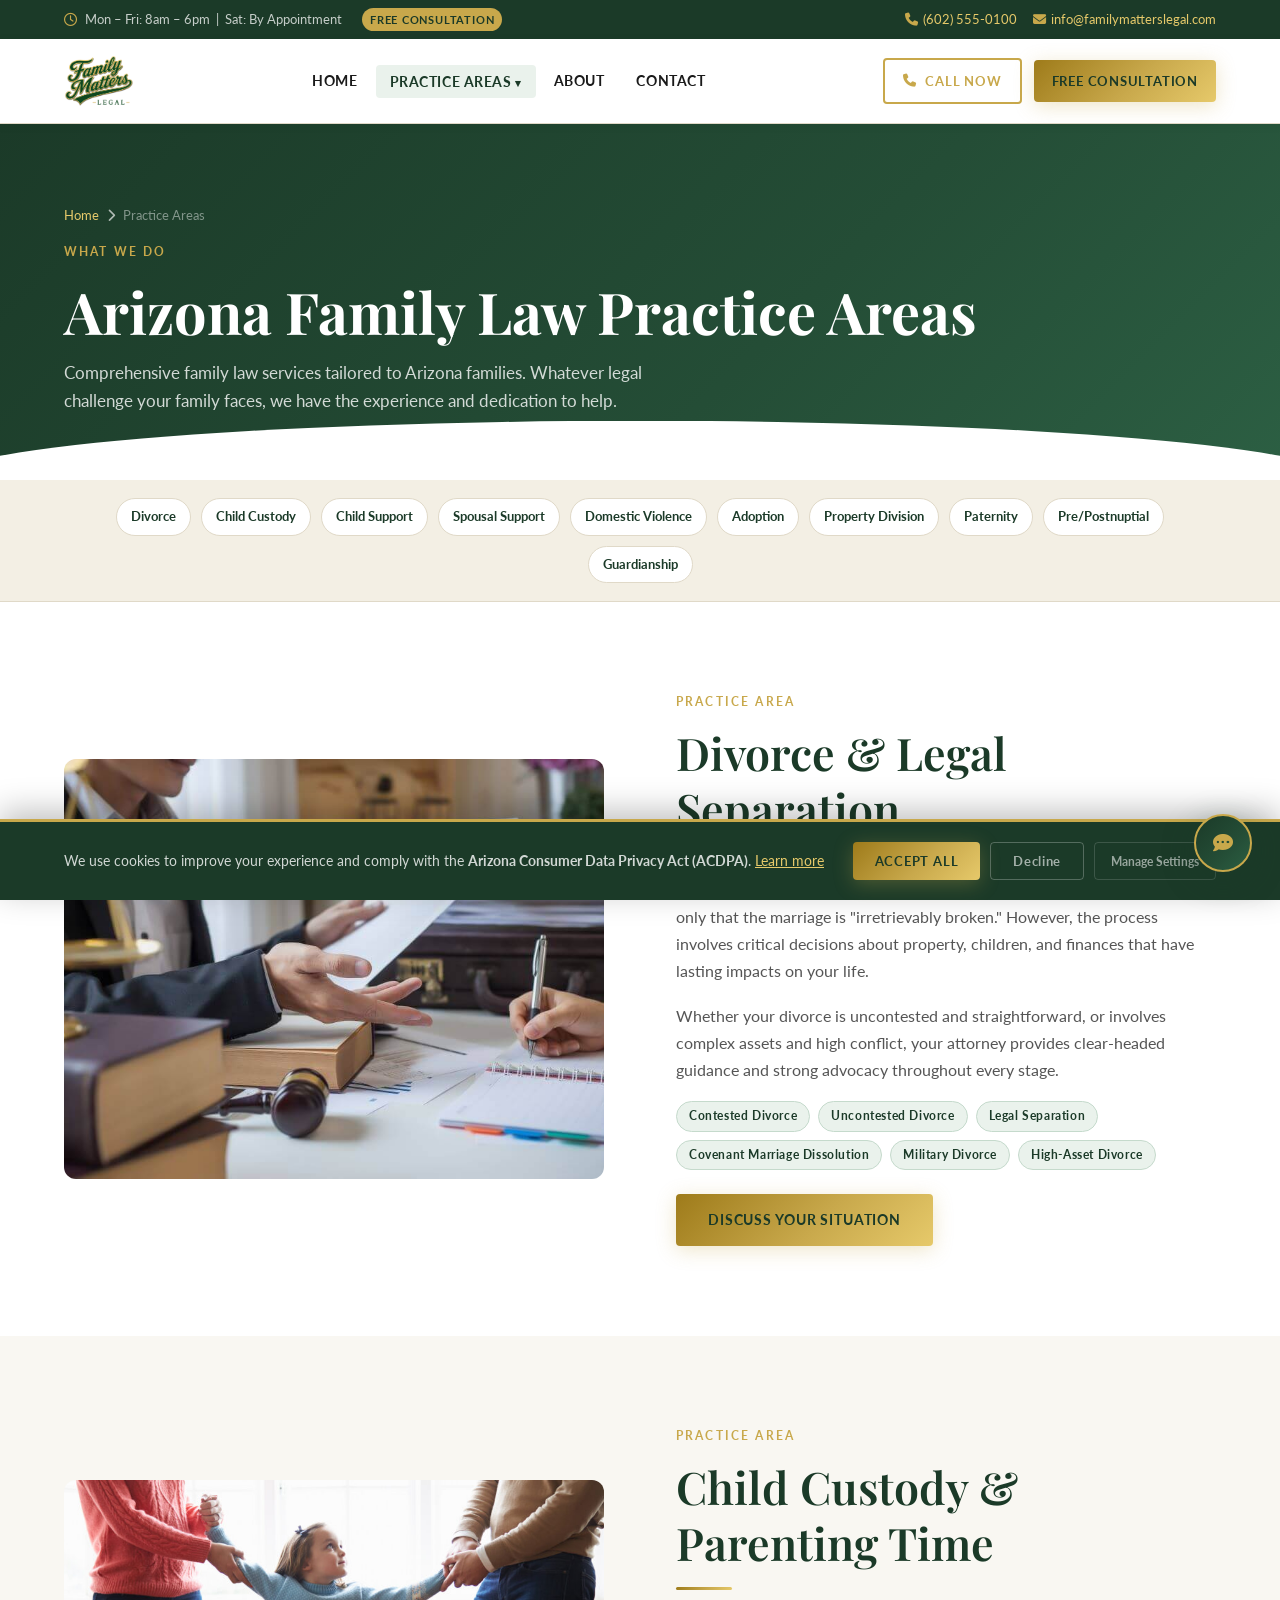
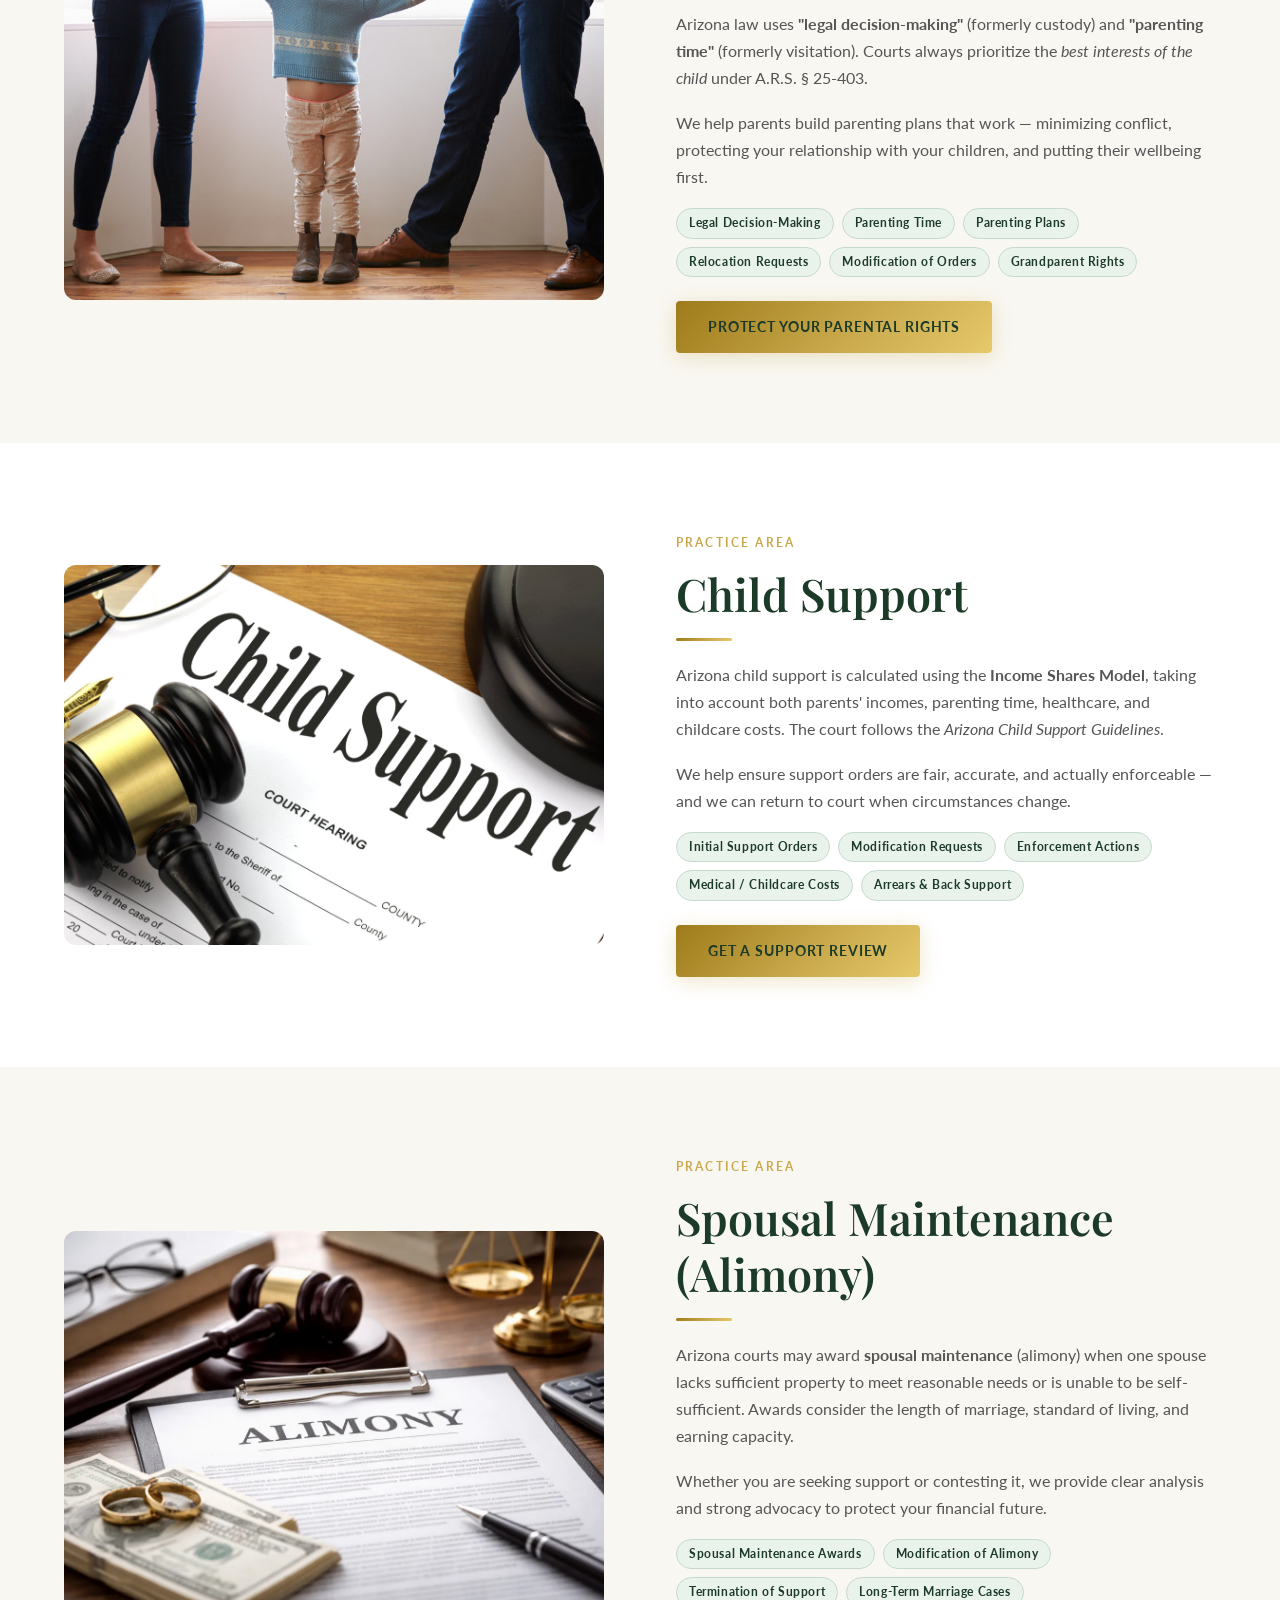
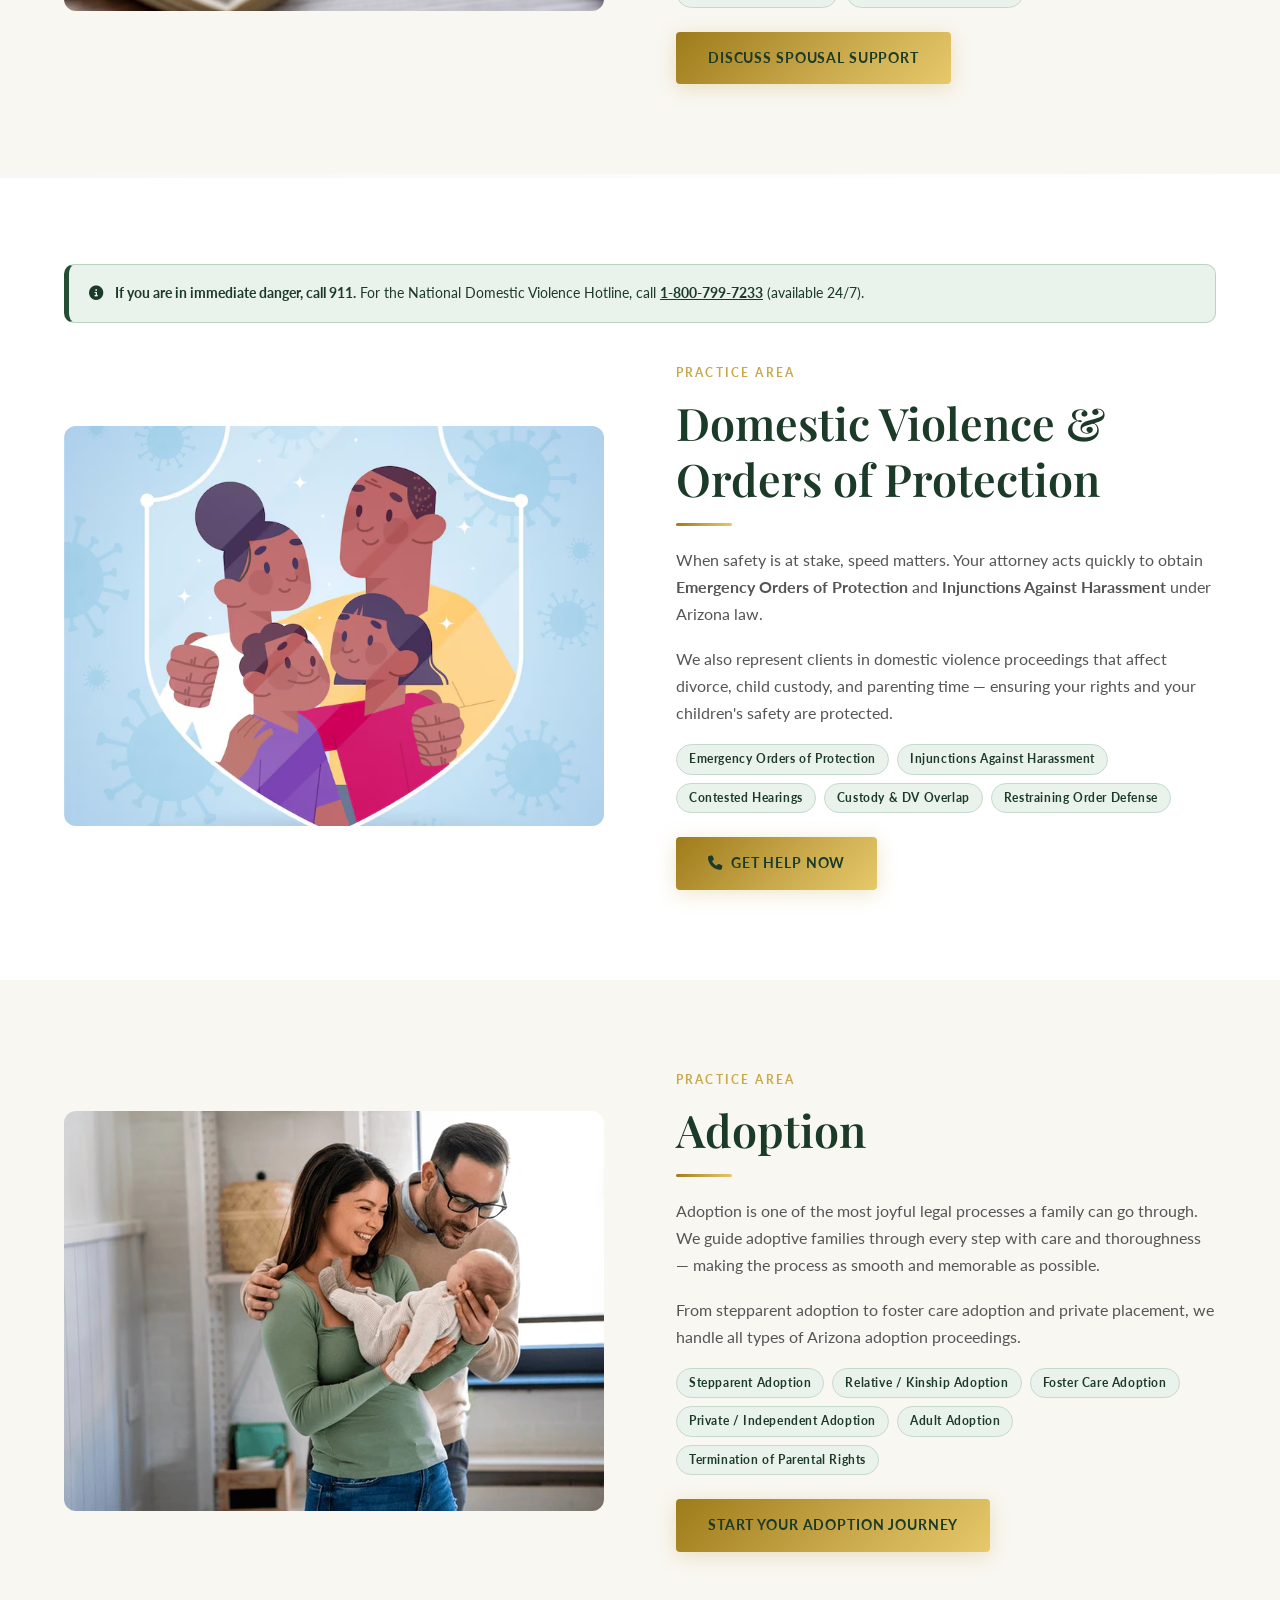
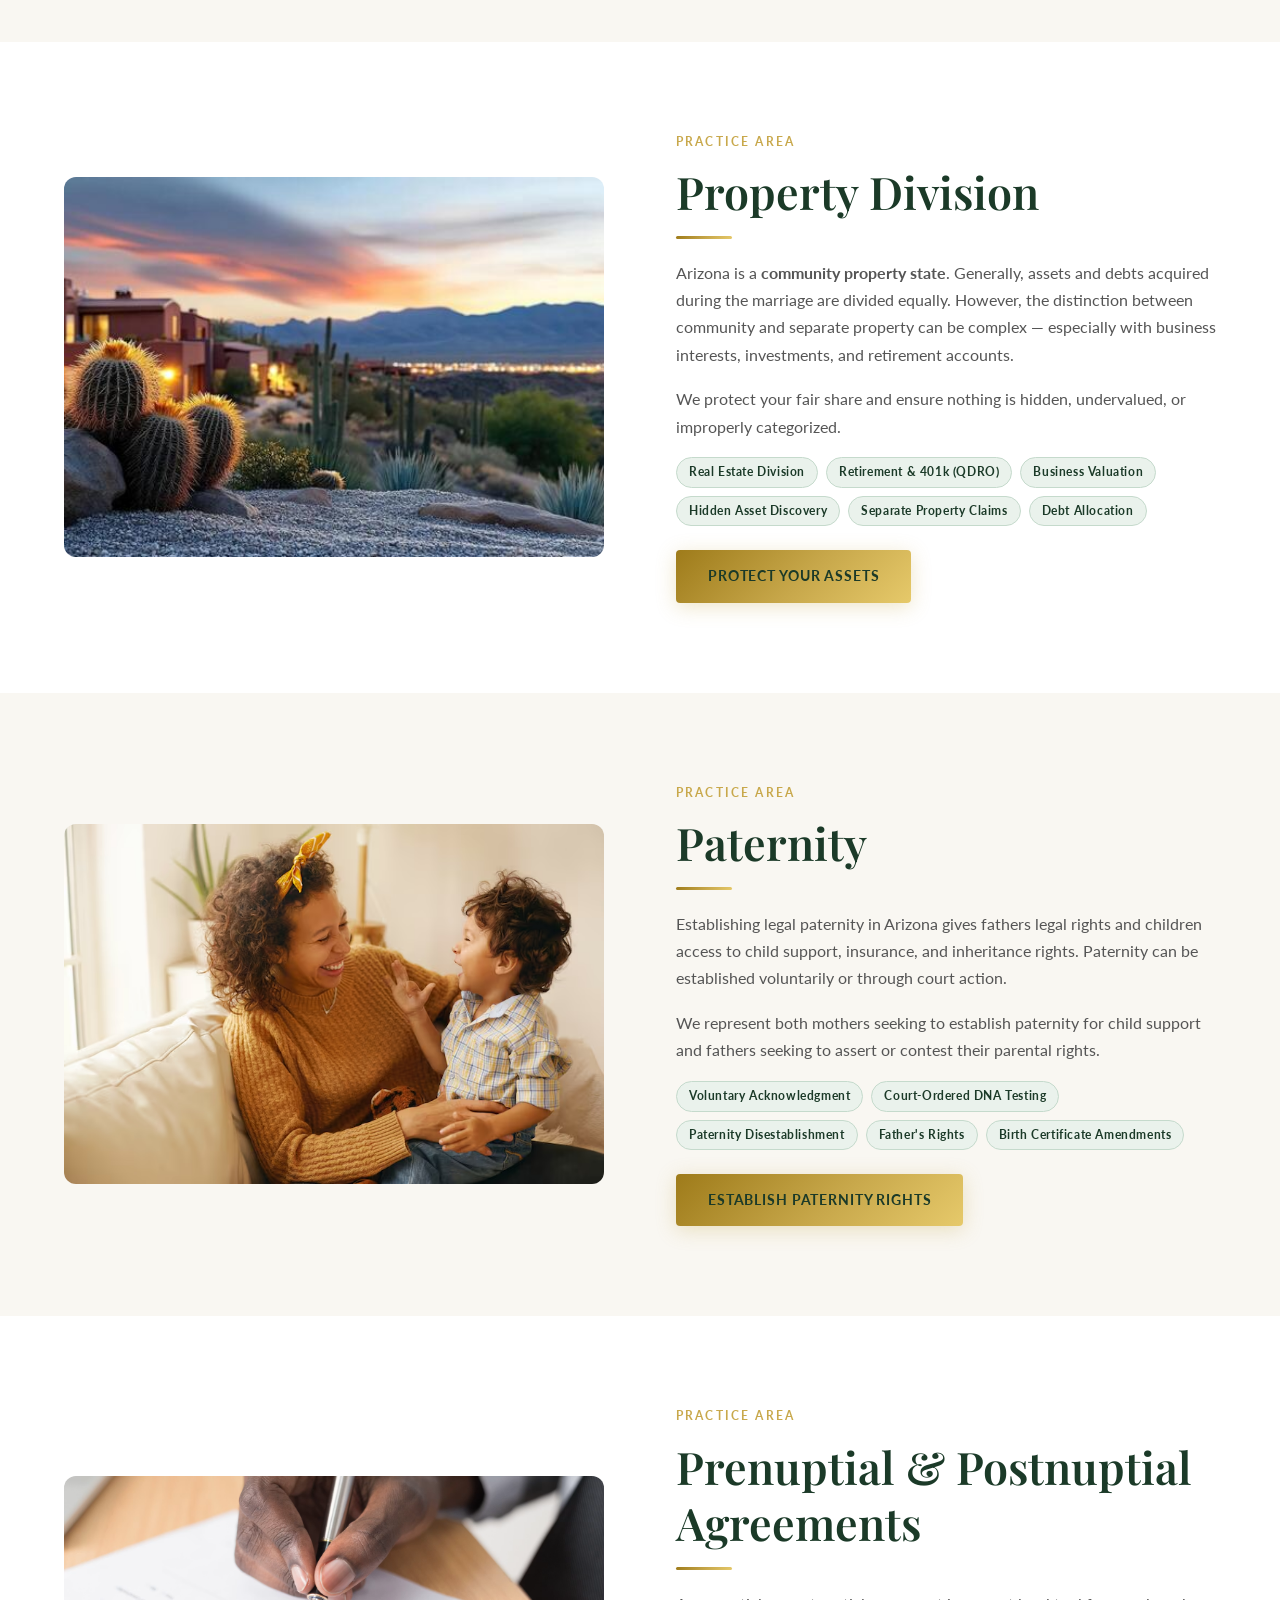
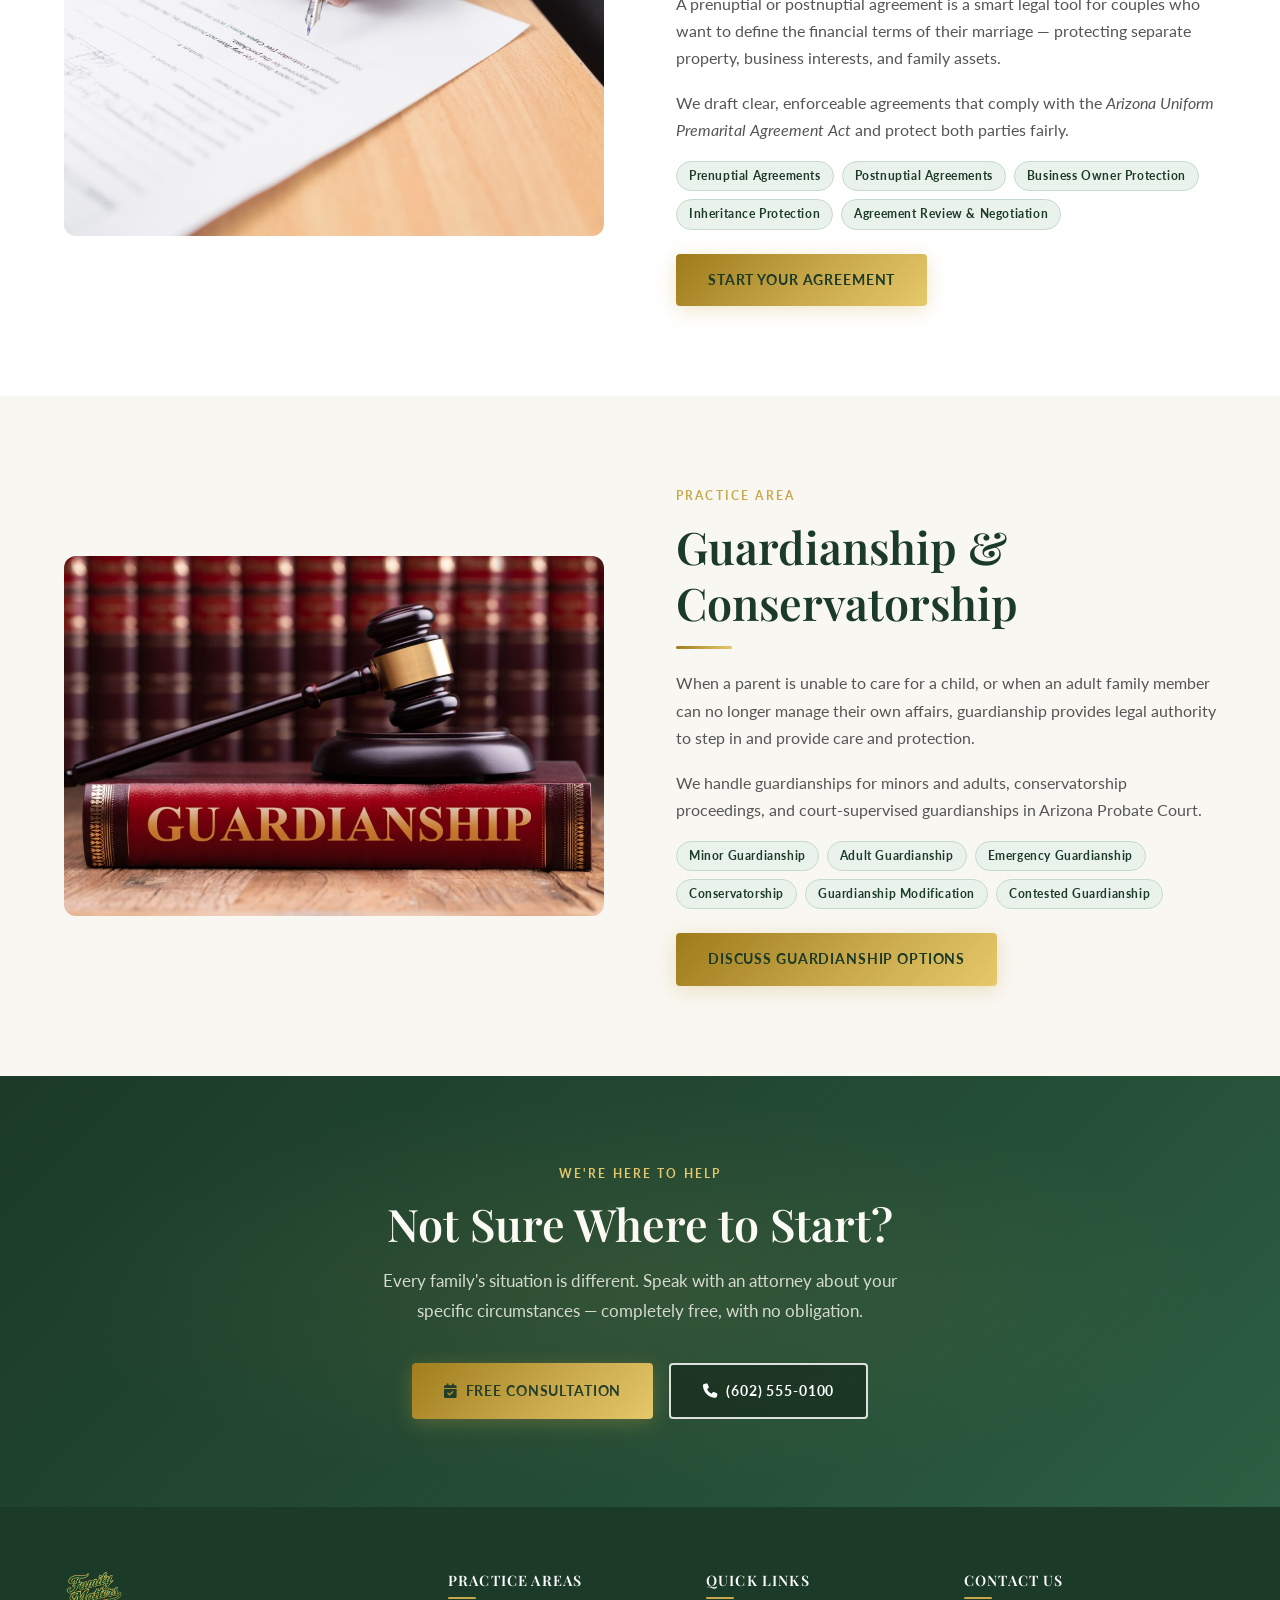
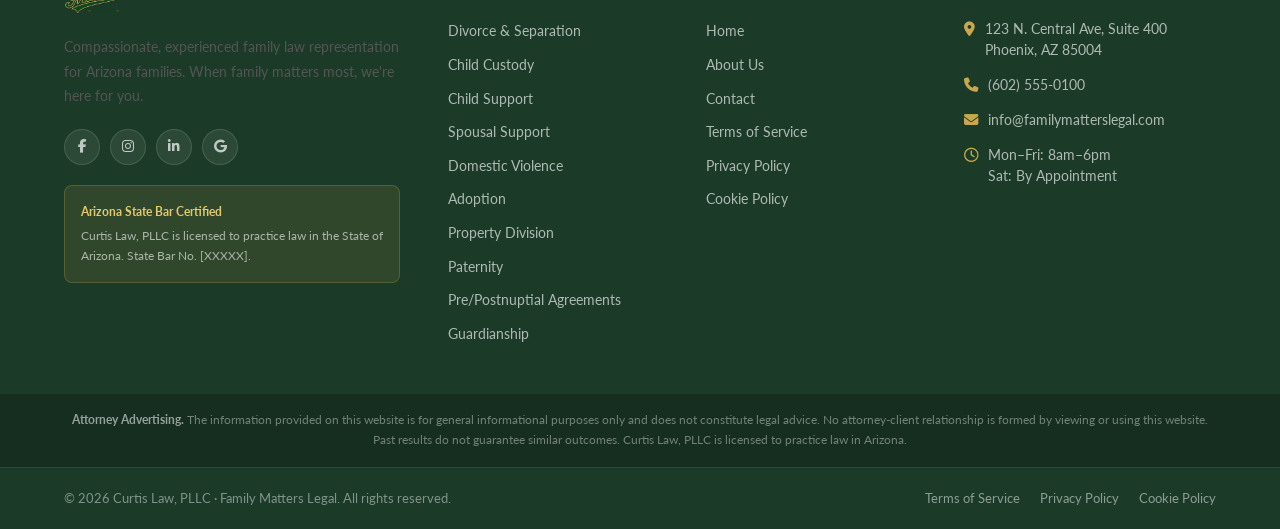
<file: practice-areas.html>
<!DOCTYPE html>
<html lang="en">
<head>
  <meta charset="UTF-8" />
  <meta name="viewport" content="width=device-width, initial-scale=1.0" />
  <meta name="description" content="Arizona family law practice areas: divorce, child custody, adoption, domestic violence, property division, spousal support, paternity, guardianship, and more." />
  <title>Practice Areas | Family Matters Legal | Curtis Law – Arizona Family Law</title>
  <link rel="stylesheet" href="css/styles.css" />
  <link rel="stylesheet" href="https://cdnjs.cloudflare.com/ajax/libs/font-awesome/6.5.0/css/all.min.css" />
</head>
<body>

  <div class="top-bar">
    <div class="container">
      <div class="top-bar-left">
        <span><i class="fa-regular fa-clock"></i> Mon – Fri: 8am – 6pm &nbsp;|&nbsp; Sat: By Appointment</span>
        <span class="bar-badge">Free Consultation</span>
      </div>
      <div class="top-bar-right">
        <a href="tel:+16025550100"><i class="fa-solid fa-phone"></i>(602) 555-0100</a>
        <a href="mailto:info@familymatterslegal.com"><i class="fa-solid fa-envelope"></i>info@familymatterslegal.com</a>
      </div>
    </div>
  </div>

  <header class="site-header" role="banner">
    <div class="container">
      <div class="header-inner">
        <a href="index.html" class="logo-wrap" aria-label="Family Matters Legal – Home">
          <img src="images/FamilyLawMattersLogos.png" alt="Family Matters Legal – A Curtis Law Practice" class="logo-img">
        </a>
        <nav class="site-nav" aria-label="Main navigation">
          <a href="index.html">Home</a>
          <div class="nav-dropdown">
            <a href="practice-areas.html" class="active">Practice Areas</a>
            <div class="dropdown-menu" role="menu">
              <a href="#divorce">Divorce &amp; Separation</a>
              <a href="#custody">Child Custody</a>
              <a href="#support">Child Support</a>
              <a href="#spousal">Spousal Support</a>
              <a href="#domestic-violence">Domestic Violence</a>
              <a href="#adoption">Adoption</a>
              <a href="#property">Property Division</a>
              <a href="#paternity">Paternity</a>
              <a href="#prenuptial">Pre/Postnuptial Agreements</a>
              <a href="#guardianship">Guardianship</a>
            </div>
          </div>
          <a href="about.html">About</a>
          <a href="contact.html">Contact</a>
        </nav>
        <div class="nav-cta">
          <a href="tel:+16025550100" class="btn btn-outline-gold" style="padding:10px 18px;font-size:0.82rem;"><i class="fa-solid fa-phone"></i> Call Now</a>
          <a href="contact.html" class="btn btn-gold" style="padding:10px 18px;font-size:0.82rem;">Free Consultation</a>
        </div>
        <button class="hamburger" aria-label="Toggle menu" aria-expanded="false"><span></span><span></span><span></span></button>
      </div>
    </div>
    <nav class="mobile-nav" aria-label="Mobile navigation">
      <a href="index.html">Home</a>
      <a href="practice-areas.html">Practice Areas</a>
      <a href="about.html">About</a>
      <a href="contact.html">Contact</a>
      <a href="contact.html" class="btn btn-gold">Free Consultation</a>
    </nav>
  </header>

  <!-- Page Hero -->
  <div class="page-hero" aria-label="Practice Areas hero">
    <div class="container page-hero-inner">
      <div class="breadcrumb"><a href="index.html">Home</a><i class="fa-solid fa-chevron-right"></i><span>Practice Areas</span></div>
      <span class="eyebrow">What We Do</span>
      <h1>Arizona Family Law Practice Areas</h1>
      <p>Comprehensive family law services tailored to Arizona families. Whatever legal challenge your family faces, we have the experience and dedication to help.</p>
    </div>
  </div>

  <!-- Quick Nav -->
  <div style="background:var(--cream);border-bottom:1px solid var(--border);padding:18px 0;overflow-x:auto;">
    <div class="container">
      <div style="display:flex;gap:10px;flex-wrap:wrap;justify-content:center;">
        <a href="#divorce"    style="font-size:0.8rem;font-weight:700;color:var(--green-dark);background:var(--white);border:1px solid var(--border);padding:7px 14px;border-radius:20px;white-space:nowrap;transition:all 0.2s;">Divorce</a>
        <a href="#custody"   style="font-size:0.8rem;font-weight:700;color:var(--green-dark);background:var(--white);border:1px solid var(--border);padding:7px 14px;border-radius:20px;white-space:nowrap;transition:all 0.2s;">Child Custody</a>
        <a href="#support"   style="font-size:0.8rem;font-weight:700;color:var(--green-dark);background:var(--white);border:1px solid var(--border);padding:7px 14px;border-radius:20px;white-space:nowrap;transition:all 0.2s;">Child Support</a>
        <a href="#spousal"   style="font-size:0.8rem;font-weight:700;color:var(--green-dark);background:var(--white);border:1px solid var(--border);padding:7px 14px;border-radius:20px;white-space:nowrap;transition:all 0.2s;">Spousal Support</a>
        <a href="#domestic-violence" style="font-size:0.8rem;font-weight:700;color:var(--green-dark);background:var(--white);border:1px solid var(--border);padding:7px 14px;border-radius:20px;white-space:nowrap;transition:all 0.2s;">Domestic Violence</a>
        <a href="#adoption"  style="font-size:0.8rem;font-weight:700;color:var(--green-dark);background:var(--white);border:1px solid var(--border);padding:7px 14px;border-radius:20px;white-space:nowrap;transition:all 0.2s;">Adoption</a>
        <a href="#property"  style="font-size:0.8rem;font-weight:700;color:var(--green-dark);background:var(--white);border:1px solid var(--border);padding:7px 14px;border-radius:20px;white-space:nowrap;transition:all 0.2s;">Property Division</a>
        <a href="#paternity" style="font-size:0.8rem;font-weight:700;color:var(--green-dark);background:var(--white);border:1px solid var(--border);padding:7px 14px;border-radius:20px;white-space:nowrap;transition:all 0.2s;">Paternity</a>
        <a href="#prenuptial" style="font-size:0.8rem;font-weight:700;color:var(--green-dark);background:var(--white);border:1px solid var(--border);padding:7px 14px;border-radius:20px;white-space:nowrap;transition:all 0.2s;">Pre/Postnuptial</a>
        <a href="#guardianship" style="font-size:0.8rem;font-weight:700;color:var(--green-dark);background:var(--white);border:1px solid var(--border);padding:7px 14px;border-radius:20px;white-space:nowrap;transition:all 0.2s;">Guardianship</a>
      </div>
    </div>
  </div>

  <!-- ═══════════════════════════════════════════
       PRACTICE AREA SECTIONS
  ═══════════════════════════════════════════ -->

  <!-- Divorce -->
  <section class="section" id="divorce" aria-labelledby="divorce-heading">
    <div class="container">
      <div class="split-section">
        <div class="split-img reveal">
          <img src="images/DivorceConsolt.jpg" alt="Divorce and legal separation consultation" style="width:100%;height:420px;object-fit:cover;border-radius:12px;display:block;" />
        </div>
        <div class="split-content reveal reveal-delay-2">
          <span class="eyebrow">Practice Area</span>
          <h2 id="divorce-heading">Divorce &amp; Legal Separation</h2>
          <div class="gold-line gold-line-left" style="margin-bottom:20px;"></div>
          <p>Arizona is a <strong>no-fault divorce state</strong>. You do not need to prove wrongdoing — only that the marriage is "irretrievably broken." However, the process involves critical decisions about property, children, and finances that have lasting impacts on your life.</p>
          <p>Whether your divorce is uncontested and straightforward, or involves complex assets and high conflict, your attorney provides clear-headed guidance and strong advocacy throughout every stage.</p>
          <div class="pa-topics">
            <span class="pa-topic">Contested Divorce</span>
            <span class="pa-topic">Uncontested Divorce</span>
            <span class="pa-topic">Legal Separation</span>
            <span class="pa-topic">Covenant Marriage Dissolution</span>
            <span class="pa-topic">Military Divorce</span>
            <span class="pa-topic">High-Asset Divorce</span>
          </div>
          <a href="contact.html" class="btn btn-gold" style="margin-top:8px;">Discuss Your Situation</a>
        </div>
      </div>
    </div>
  </section>

  <!-- Child Custody -->
  <section class="section bg-off-white" id="custody" aria-labelledby="custody-heading">
    <div class="container">
      <div class="split-section reverse">
        <div class="split-content reveal">
          <span class="eyebrow">Practice Area</span>
          <h2 id="custody-heading">Child Custody &amp; Parenting Time</h2>
          <div class="gold-line gold-line-left" style="margin-bottom:20px;"></div>
          <p>Arizona law uses <strong>"legal decision-making"</strong> (formerly custody) and <strong>"parenting time"</strong> (formerly visitation). Courts always prioritize the <em>best interests of the child</em> under A.R.S. § 25-403.</p>
          <p>We help parents build parenting plans that work — minimizing conflict, protecting your relationship with your children, and putting their wellbeing first.</p>
          <div class="pa-topics">
            <span class="pa-topic">Legal Decision-Making</span>
            <span class="pa-topic">Parenting Time</span>
            <span class="pa-topic">Parenting Plans</span>
            <span class="pa-topic">Relocation Requests</span>
            <span class="pa-topic">Modification of Orders</span>
            <span class="pa-topic">Grandparent Rights</span>
          </div>
          <a href="contact.html" class="btn btn-gold" style="margin-top:8px;">Protect Your Parental Rights</a>
        </div>
        <div class="split-img reveal reveal-delay-2">
          <img src="images/ChildCustody.jpeg" alt="Parent with children — child custody and parenting time" style="width:100%;height:420px;object-fit:cover;border-radius:12px;display:block;" />
        </div>
      </div>
    </div>
  </section>

  <!-- Child Support -->
  <section class="section" id="support" aria-labelledby="support-heading">
    <div class="container">
      <div class="split-section">
        <div class="split-img reveal">
          <img src="images/child_support.jpg" alt="Financial documents — child support calculation" style="width:100%;height:380px;object-fit:cover;border-radius:12px;display:block;" />
        </div>
        <div class="split-content reveal reveal-delay-2">
          <span class="eyebrow">Practice Area</span>
          <h2 id="support-heading">Child Support</h2>
          <div class="gold-line gold-line-left" style="margin-bottom:20px;"></div>
          <p>Arizona child support is calculated using the <strong>Income Shares Model</strong>, taking into account both parents' incomes, parenting time, healthcare, and childcare costs. The court follows the <em>Arizona Child Support Guidelines</em>.</p>
          <p>We help ensure support orders are fair, accurate, and actually enforceable — and we can return to court when circumstances change.</p>
          <div class="pa-topics">
            <span class="pa-topic">Initial Support Orders</span>
            <span class="pa-topic">Modification Requests</span>
            <span class="pa-topic">Enforcement Actions</span>
            <span class="pa-topic">Medical / Childcare Costs</span>
            <span class="pa-topic">Arrears &amp; Back Support</span>
          </div>
          <a href="contact.html" class="btn btn-gold" style="margin-top:8px;">Get a Support Review</a>
        </div>
      </div>
    </div>
  </section>

  <!-- Spousal Support -->
  <section class="section bg-off-white" id="spousal" aria-labelledby="spousal-heading">
    <div class="container">
      <div class="split-section reverse">
        <div class="split-content reveal">
          <span class="eyebrow">Practice Area</span>
          <h2 id="spousal-heading">Spousal Maintenance (Alimony)</h2>
          <div class="gold-line gold-line-left" style="margin-bottom:20px;"></div>
          <p>Arizona courts may award <strong>spousal maintenance</strong> (alimony) when one spouse lacks sufficient property to meet reasonable needs or is unable to be self-sufficient. Awards consider the length of marriage, standard of living, and earning capacity.</p>
          <p>Whether you are seeking support or contesting it, we provide clear analysis and strong advocacy to protect your financial future.</p>
          <div class="pa-topics">
            <span class="pa-topic">Spousal Maintenance Awards</span>
            <span class="pa-topic">Modification of Alimony</span>
            <span class="pa-topic">Termination of Support</span>
            <span class="pa-topic">Long-Term Marriage Cases</span>
          </div>
          <a href="contact.html" class="btn btn-gold" style="margin-top:8px;">Discuss Spousal Support</a>
        </div>
        <div class="split-img reveal reveal-delay-2">
          <img src="images/Alimony.webp" alt="Financial documents — spousal maintenance" style="width:100%;height:380px;object-fit:cover;border-radius:12px;display:block;" />
        </div>
      </div>
    </div>
  </section>

  <!-- Domestic Violence -->
  <section class="section" id="domestic-violence" aria-labelledby="dv-heading" style="position:relative;">
    <div style="position:absolute;top:0;left:0;right:0;background:linear-gradient(90deg,rgba(27,58,40,0.04) 0%,transparent 100%);height:4px;"></div>
    <div class="container">
      <div style="background:var(--green-pale);border:1px solid #B8D5C0;border-left:5px solid var(--green-mid);border-radius:10px;padding:16px 20px;margin-bottom:40px;font-size:0.9rem;color:var(--green-dark);">
        <i class="fa-solid fa-circle-info" style="margin-right:8px;"></i>
        <strong>If you are in immediate danger, call 911.</strong> For the National Domestic Violence Hotline, call <a href="tel:18007997233" style="color:var(--green-dark);font-weight:700;text-decoration:underline;">1-800-799-7233</a> (available 24/7).
      </div>
      <div class="split-section">
        <div class="split-img reveal">
          <img src="images/FamilyProtection.avif" alt="Family protection — domestic violence and orders of protection" style="width:100%;height:400px;object-fit:cover;border-radius:12px;display:block;" />
        </div>
        <div class="split-content reveal reveal-delay-2">
          <span class="eyebrow">Practice Area</span>
          <h2 id="dv-heading">Domestic Violence &amp; Orders of Protection</h2>
          <div class="gold-line gold-line-left" style="margin-bottom:20px;"></div>
          <p>When safety is at stake, speed matters. Your attorney acts quickly to obtain <strong>Emergency Orders of Protection</strong> and <strong>Injunctions Against Harassment</strong> under Arizona law.</p>
          <p>We also represent clients in domestic violence proceedings that affect divorce, child custody, and parenting time — ensuring your rights and your children's safety are protected.</p>
          <div class="pa-topics">
            <span class="pa-topic">Emergency Orders of Protection</span>
            <span class="pa-topic">Injunctions Against Harassment</span>
            <span class="pa-topic">Contested Hearings</span>
            <span class="pa-topic">Custody & DV Overlap</span>
            <span class="pa-topic">Restraining Order Defense</span>
          </div>
          <a href="contact.html" class="btn btn-gold" style="margin-top:8px;"><i class="fa-solid fa-phone"></i> Get Help Now</a>
        </div>
      </div>
    </div>
  </section>

  <!-- Adoption -->
  <section class="section bg-off-white" id="adoption" aria-labelledby="adoption-heading">
    <div class="container">
      <div class="split-section reverse">
        <div class="split-content reveal">
          <span class="eyebrow">Practice Area</span>
          <h2 id="adoption-heading">Adoption</h2>
          <div class="gold-line gold-line-left" style="margin-bottom:20px;"></div>
          <p>Adoption is one of the most joyful legal processes a family can go through. We guide adoptive families through every step with care and thoroughness — making the process as smooth and memorable as possible.</p>
          <p>From stepparent adoption to foster care adoption and private placement, we handle all types of Arizona adoption proceedings.</p>
          <div class="pa-topics">
            <span class="pa-topic">Stepparent Adoption</span>
            <span class="pa-topic">Relative / Kinship Adoption</span>
            <span class="pa-topic">Foster Care Adoption</span>
            <span class="pa-topic">Private / Independent Adoption</span>
            <span class="pa-topic">Adult Adoption</span>
            <span class="pa-topic">Termination of Parental Rights</span>
          </div>
          <a href="contact.html" class="btn btn-gold" style="margin-top:8px;">Start Your Adoption Journey</a>
        </div>
        <div class="split-img reveal reveal-delay-2">
          <img src="images/Adoption.webp" alt="Joyful family — Arizona adoption" style="width:100%;height:400px;object-fit:cover;border-radius:12px;display:block;" />
        </div>
      </div>
    </div>
  </section>

  <!-- Property Division -->
  <section class="section" id="property" aria-labelledby="property-heading">
    <div class="container">
      <div class="split-section">
        <div class="split-img reveal">
          <img src="images/Property.jpg" alt="Property and assets — Arizona community property division" style="width:100%;height:380px;object-fit:cover;border-radius:12px;display:block;" />
        </div>
        <div class="split-content reveal reveal-delay-2">
          <span class="eyebrow">Practice Area</span>
          <h2 id="property-heading">Property Division</h2>
          <div class="gold-line gold-line-left" style="margin-bottom:20px;"></div>
          <p>Arizona is a <strong>community property state</strong>. Generally, assets and debts acquired during the marriage are divided equally. However, the distinction between community and separate property can be complex — especially with business interests, investments, and retirement accounts.</p>
          <p>We protect your fair share and ensure nothing is hidden, undervalued, or improperly categorized.</p>
          <div class="pa-topics">
            <span class="pa-topic">Real Estate Division</span>
            <span class="pa-topic">Retirement & 401k (QDRO)</span>
            <span class="pa-topic">Business Valuation</span>
            <span class="pa-topic">Hidden Asset Discovery</span>
            <span class="pa-topic">Separate Property Claims</span>
            <span class="pa-topic">Debt Allocation</span>
          </div>
          <a href="contact.html" class="btn btn-gold" style="margin-top:8px;">Protect Your Assets</a>
        </div>
      </div>
    </div>
  </section>

  <!-- Paternity -->
  <section class="section bg-off-white" id="paternity" aria-labelledby="paternity-heading">
    <div class="container">
      <div class="split-section reverse">
        <div class="split-content reveal">
          <span class="eyebrow">Practice Area</span>
          <h2 id="paternity-heading">Paternity</h2>
          <div class="gold-line gold-line-left" style="margin-bottom:20px;"></div>
          <p>Establishing legal paternity in Arizona gives fathers legal rights and children access to child support, insurance, and inheritance rights. Paternity can be established voluntarily or through court action.</p>
          <p>We represent both mothers seeking to establish paternity for child support and fathers seeking to assert or contest their parental rights.</p>
          <div class="pa-topics">
            <span class="pa-topic">Voluntary Acknowledgment</span>
            <span class="pa-topic">Court-Ordered DNA Testing</span>
            <span class="pa-topic">Paternity Disestablishment</span>
            <span class="pa-topic">Father's Rights</span>
            <span class="pa-topic">Birth Certificate Amendments</span>
          </div>
          <a href="contact.html" class="btn btn-gold" style="margin-top:8px;">Establish Paternity Rights</a>
        </div>
        <div class="split-img reveal reveal-delay-2">
          <img src="images/ParentNChild.avif" alt="Father with child — paternity rights" style="width:100%;height:360px;object-fit:cover;border-radius:12px;display:block;" />
        </div>
      </div>
    </div>
  </section>

  <!-- Prenuptial -->
  <section class="section" id="prenuptial" aria-labelledby="prenuptial-heading">
    <div class="container">
      <div class="split-section">
        <div class="split-img reveal">
          <img src="images/COntract.avif" alt="Reviewing prenuptial or postnuptial agreement" style="width:100%;height:360px;object-fit:cover;border-radius:12px;display:block;" />
        </div>
        <div class="split-content reveal reveal-delay-2">
          <span class="eyebrow">Practice Area</span>
          <h2 id="prenuptial-heading">Prenuptial &amp; Postnuptial Agreements</h2>
          <div class="gold-line gold-line-left" style="margin-bottom:20px;"></div>
          <p>A prenuptial or postnuptial agreement is a smart legal tool for couples who want to define the financial terms of their marriage — protecting separate property, business interests, and family assets.</p>
          <p>We draft clear, enforceable agreements that comply with the <em>Arizona Uniform Premarital Agreement Act</em> and protect both parties fairly.</p>
          <div class="pa-topics">
            <span class="pa-topic">Prenuptial Agreements</span>
            <span class="pa-topic">Postnuptial Agreements</span>
            <span class="pa-topic">Business Owner Protection</span>
            <span class="pa-topic">Inheritance Protection</span>
            <span class="pa-topic">Agreement Review &amp; Negotiation</span>
          </div>
          <a href="contact.html" class="btn btn-gold" style="margin-top:8px;">Start Your Agreement</a>
        </div>
      </div>
    </div>
  </section>

  <!-- Guardianship -->
  <section class="section bg-off-white" id="guardianship" aria-labelledby="guardianship-heading">
    <div class="container">
      <div class="split-section reverse">
        <div class="split-content reveal">
          <span class="eyebrow">Practice Area</span>
          <h2 id="guardianship-heading">Guardianship &amp; Conservatorship</h2>
          <div class="gold-line gold-line-left" style="margin-bottom:20px;"></div>
          <p>When a parent is unable to care for a child, or when an adult family member can no longer manage their own affairs, guardianship provides legal authority to step in and provide care and protection.</p>
          <p>We handle guardianships for minors and adults, conservatorship proceedings, and court-supervised guardianships in Arizona Probate Court.</p>
          <div class="pa-topics">
            <span class="pa-topic">Minor Guardianship</span>
            <span class="pa-topic">Adult Guardianship</span>
            <span class="pa-topic">Emergency Guardianship</span>
            <span class="pa-topic">Conservatorship</span>
            <span class="pa-topic">Guardianship Modification</span>
            <span class="pa-topic">Contested Guardianship</span>
          </div>
          <a href="contact.html" class="btn btn-gold" style="margin-top:8px;">Discuss Guardianship Options</a>
        </div>
        <div class="split-img reveal reveal-delay-2">
          <img src="images/GUardianShip.jpg" alt="Caregiver with child — guardianship and conservatorship" style="width:100%;height:360px;object-fit:cover;border-radius:12px;display:block;" />
        </div>
      </div>
    </div>
  </section>

  <!-- ── CTA ── -->
  <section class="cta-banner" aria-label="Consultation call to action">
    <div class="container">
      <span class="eyebrow">We're Here to Help</span>
      <h2>Not Sure Where to Start?</h2>
      <p>Every family's situation is different. Speak with an attorney about your specific circumstances — completely free, with no obligation.</p>
      <div class="cta-actions">
        <a href="contact.html" class="btn btn-gold"><i class="fa-solid fa-calendar-check"></i> Free Consultation</a>
        <a href="tel:+16025550100" class="btn btn-outline-white"><i class="fa-solid fa-phone"></i> (602) 555-0100</a>
      </div>
    </div>
  </section>

  <!-- Footer -->
  <footer class="site-footer" role="contentinfo">
    <div class="footer-main">
      <div class="container">
        <div class="footer-grid">
          <div class="footer-about">
            <div class="footer-logo-wrap">
              <img src="images/FamilyLawMattersLogos.png" alt="Family Matters Legal – A Curtis Law Practice" class="footer-logo-img">
            </div>
            <p>Compassionate, experienced family law representation for Arizona families. When family matters most, we're here for you.</p>
            <div class="footer-social">
              <a href="#" aria-label="Facebook"><i class="fa-brands fa-facebook-f"></i></a>
              <a href="#" aria-label="Instagram"><i class="fa-brands fa-instagram"></i></a>
              <a href="#" aria-label="LinkedIn"><i class="fa-brands fa-linkedin-in"></i></a>
              <a href="#" aria-label="Google"><i class="fa-brands fa-google"></i></a>
            </div>
            <div class="footer-badge"><strong>Arizona State Bar Certified</strong>Curtis Law, PLLC is licensed to practice law in the State of Arizona. State Bar No. [XXXXX].</div>
          </div>
          <div class="footer-col">
            <h4>Practice Areas</h4>
            <div class="footer-links">
              <a href="#divorce">Divorce &amp; Separation</a>
              <a href="#custody">Child Custody</a>
              <a href="#support">Child Support</a>
              <a href="#spousal">Spousal Support</a>
              <a href="#domestic-violence">Domestic Violence</a>
              <a href="#adoption">Adoption</a>
              <a href="#property">Property Division</a>
              <a href="#paternity">Paternity</a>
              <a href="#prenuptial">Pre/Postnuptial Agreements</a>
              <a href="#guardianship">Guardianship</a>
            </div>
          </div>
          <div class="footer-col">
            <h4>Quick Links</h4>
            <div class="footer-links">
              <a href="index.html">Home</a>
              <a href="about.html">About Us</a>
              <a href="contact.html">Contact</a>
              <a href="tos.html">Terms of Service</a>
              <a href="privacy-policy.html">Privacy Policy</a>
              <a href="cookie-policy.html">Cookie Policy</a>
            </div>
          </div>
          <div class="footer-col">
            <h4>Contact Us</h4>
            <div class="footer-contact-item"><i class="fa-solid fa-location-dot"></i><span>123 N. Central Ave, Suite 400<br>Phoenix, AZ 85004</span></div>
            <div class="footer-contact-item"><i class="fa-solid fa-phone"></i><span><a href="tel:+16025550100">(602) 555-0100</a></span></div>
            <div class="footer-contact-item"><i class="fa-solid fa-envelope"></i><span><a href="mailto:info@familymatterslegal.com">info@familymatterslegal.com</a></span></div>
            <div class="footer-contact-item"><i class="fa-regular fa-clock"></i><span>Mon–Fri: 8am–6pm<br>Sat: By Appointment</span></div>
          </div>
        </div>
      </div>
    </div>
    <div class="footer-disclaimer"><div class="container"><strong>Attorney Advertising.</strong> The information provided on this website is for general informational purposes only and does not constitute legal advice. No attorney-client relationship is formed by viewing or using this website. Past results do not guarantee similar outcomes. Curtis Law, PLLC is licensed to practice law in Arizona.</div></div>
    <div class="footer-bottom">
      <div class="container">
        <span class="footer-copy">© 2026 Curtis Law, PLLC · Family Matters Legal. All rights reserved.</span>
        <div class="footer-bottom-links">
          <a href="tos.html">Terms of Service</a>
          <a href="privacy-policy.html">Privacy Policy</a>
          <a href="cookie-policy.html">Cookie Policy</a>
        </div>
      </div>
    </div>
  </footer>

  <div id="cookie-banner" class="cookie-banner" role="region" aria-label="Cookie consent">
    <div class="container">
      <div class="cookie-banner-text">
        <p>We use cookies to improve your experience and comply with the <strong>Arizona Consumer Data Privacy Act (ACDPA)</strong>. <a href="cookie-policy.html">Learn more</a></p>
      </div>
      <div class="cookie-banner-actions">
        <button class="btn btn-cookie-accept btn-gold">Accept All</button>
        <button class="btn-cookie-decline">Decline</button>
        <button class="btn-cookie-settings">Manage Settings</button>
      </div>
    </div>
  </div>

  <script src="js/main.js"></script>
</body>
</html>
</file>
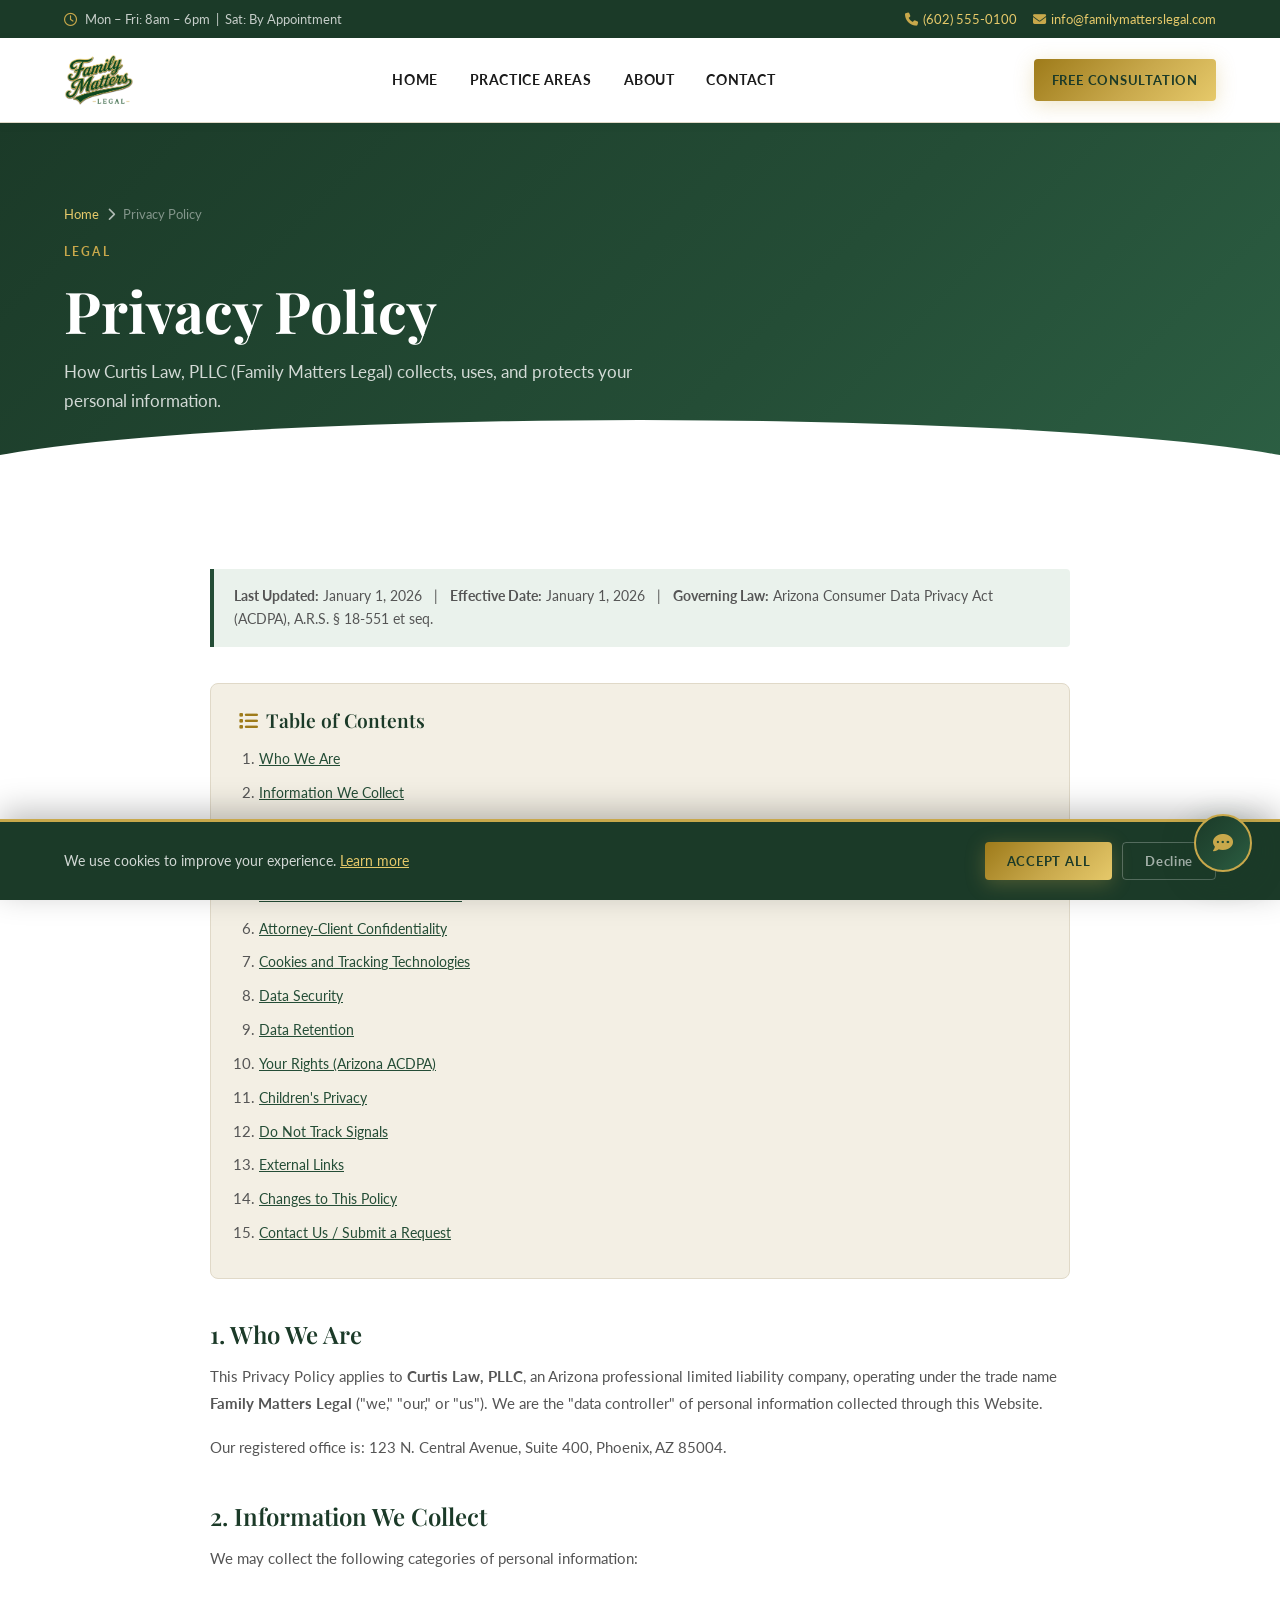
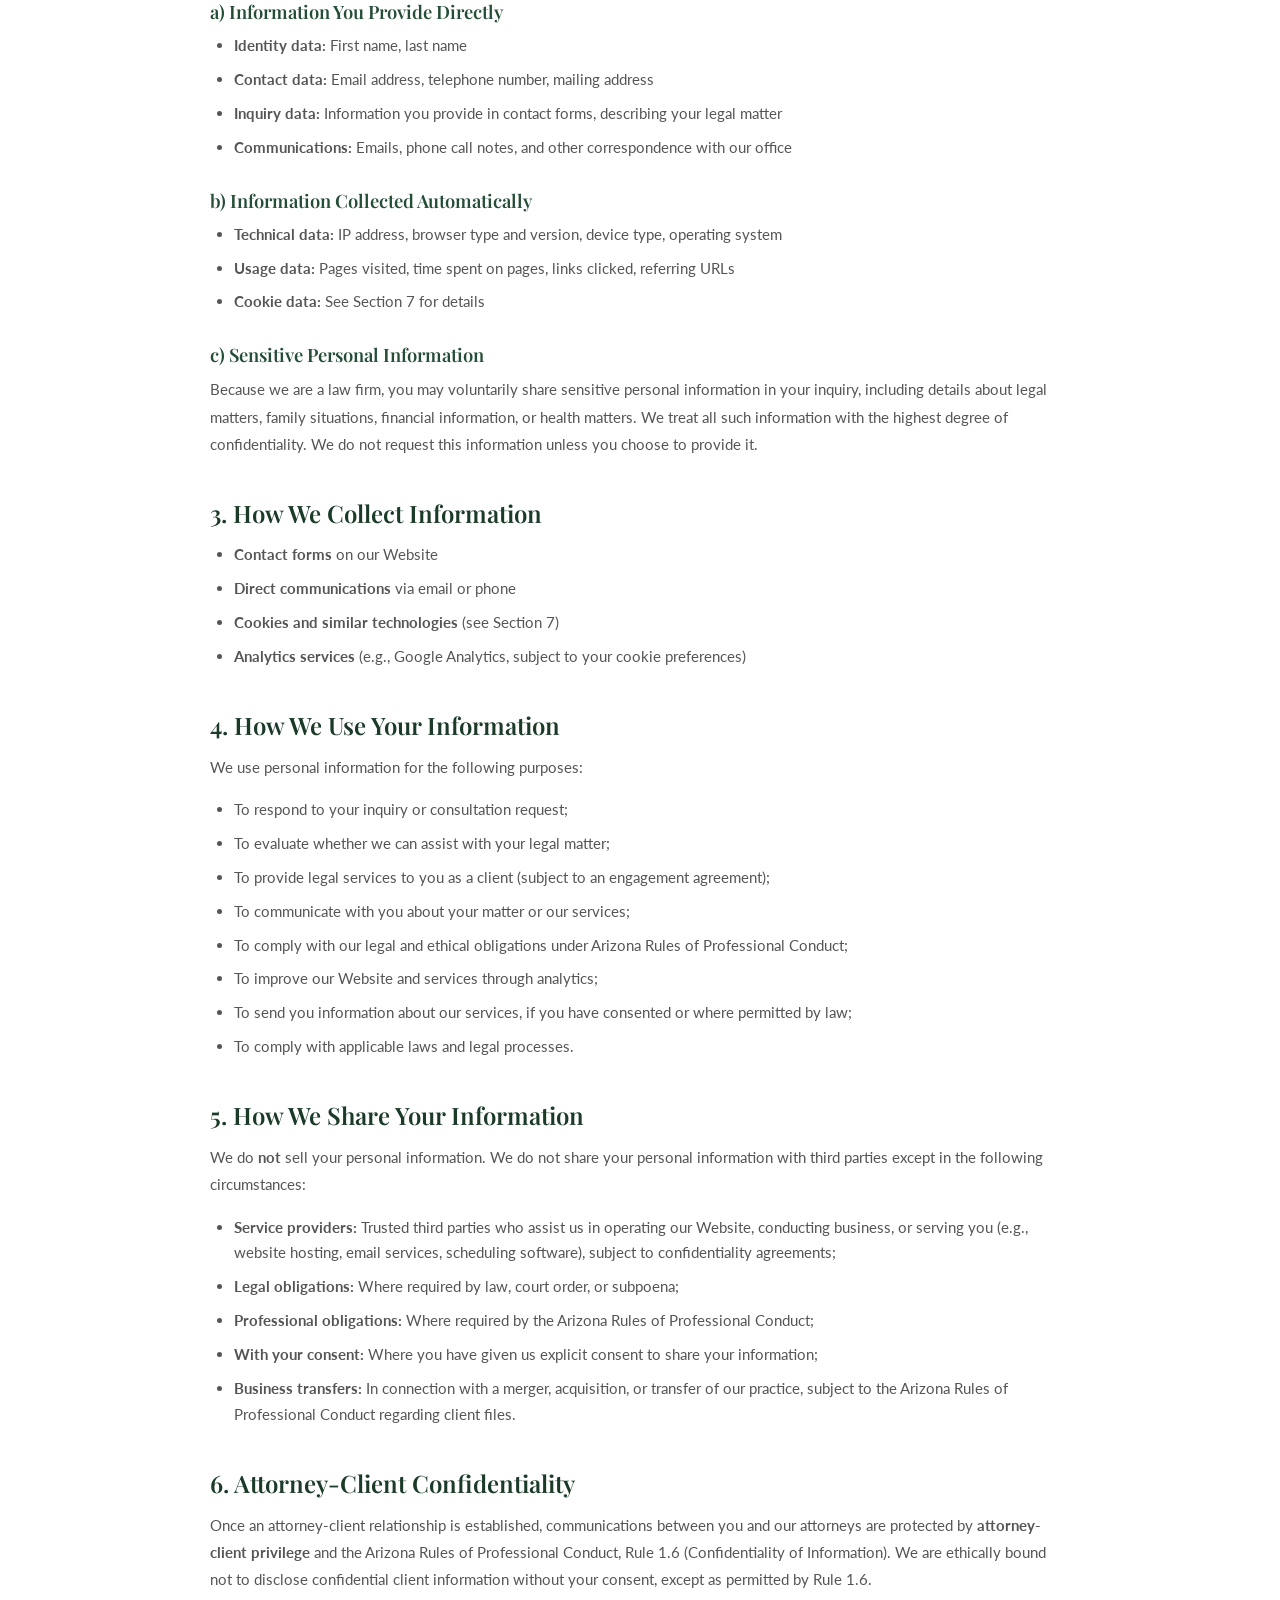
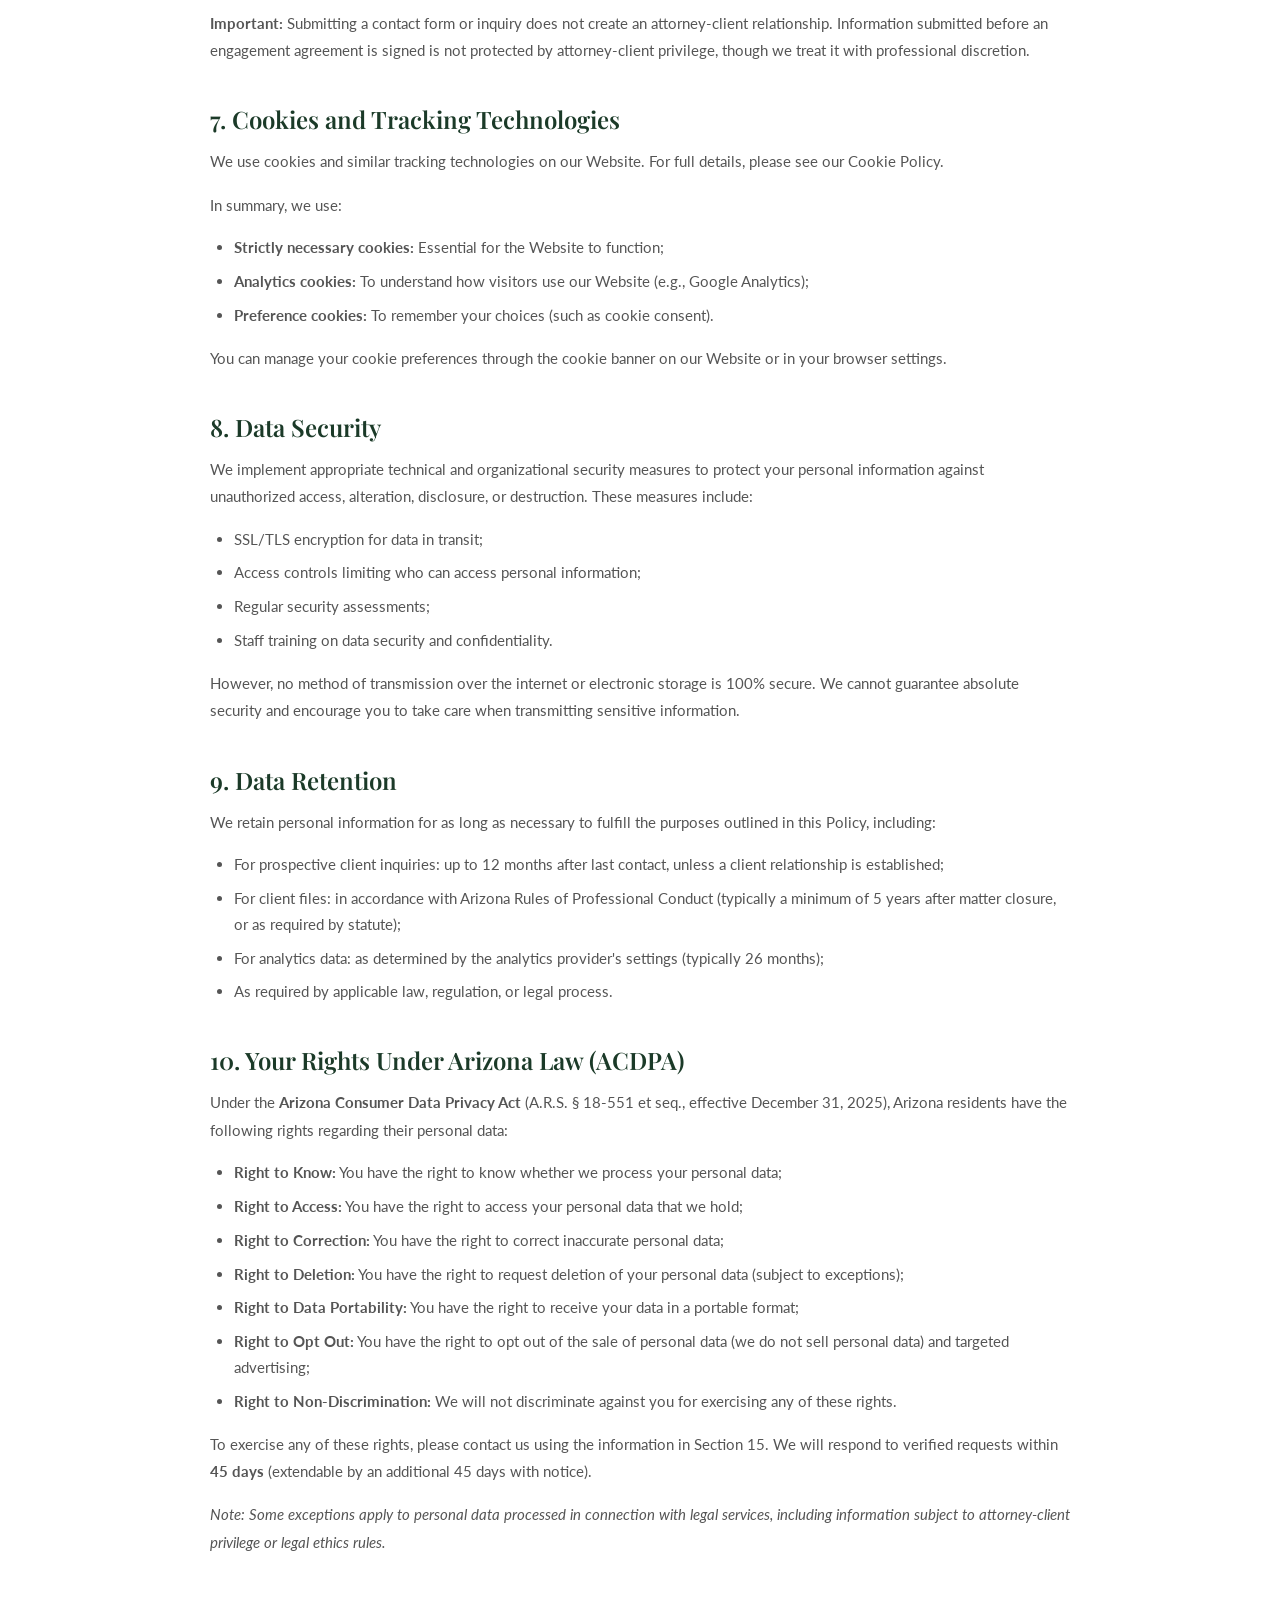
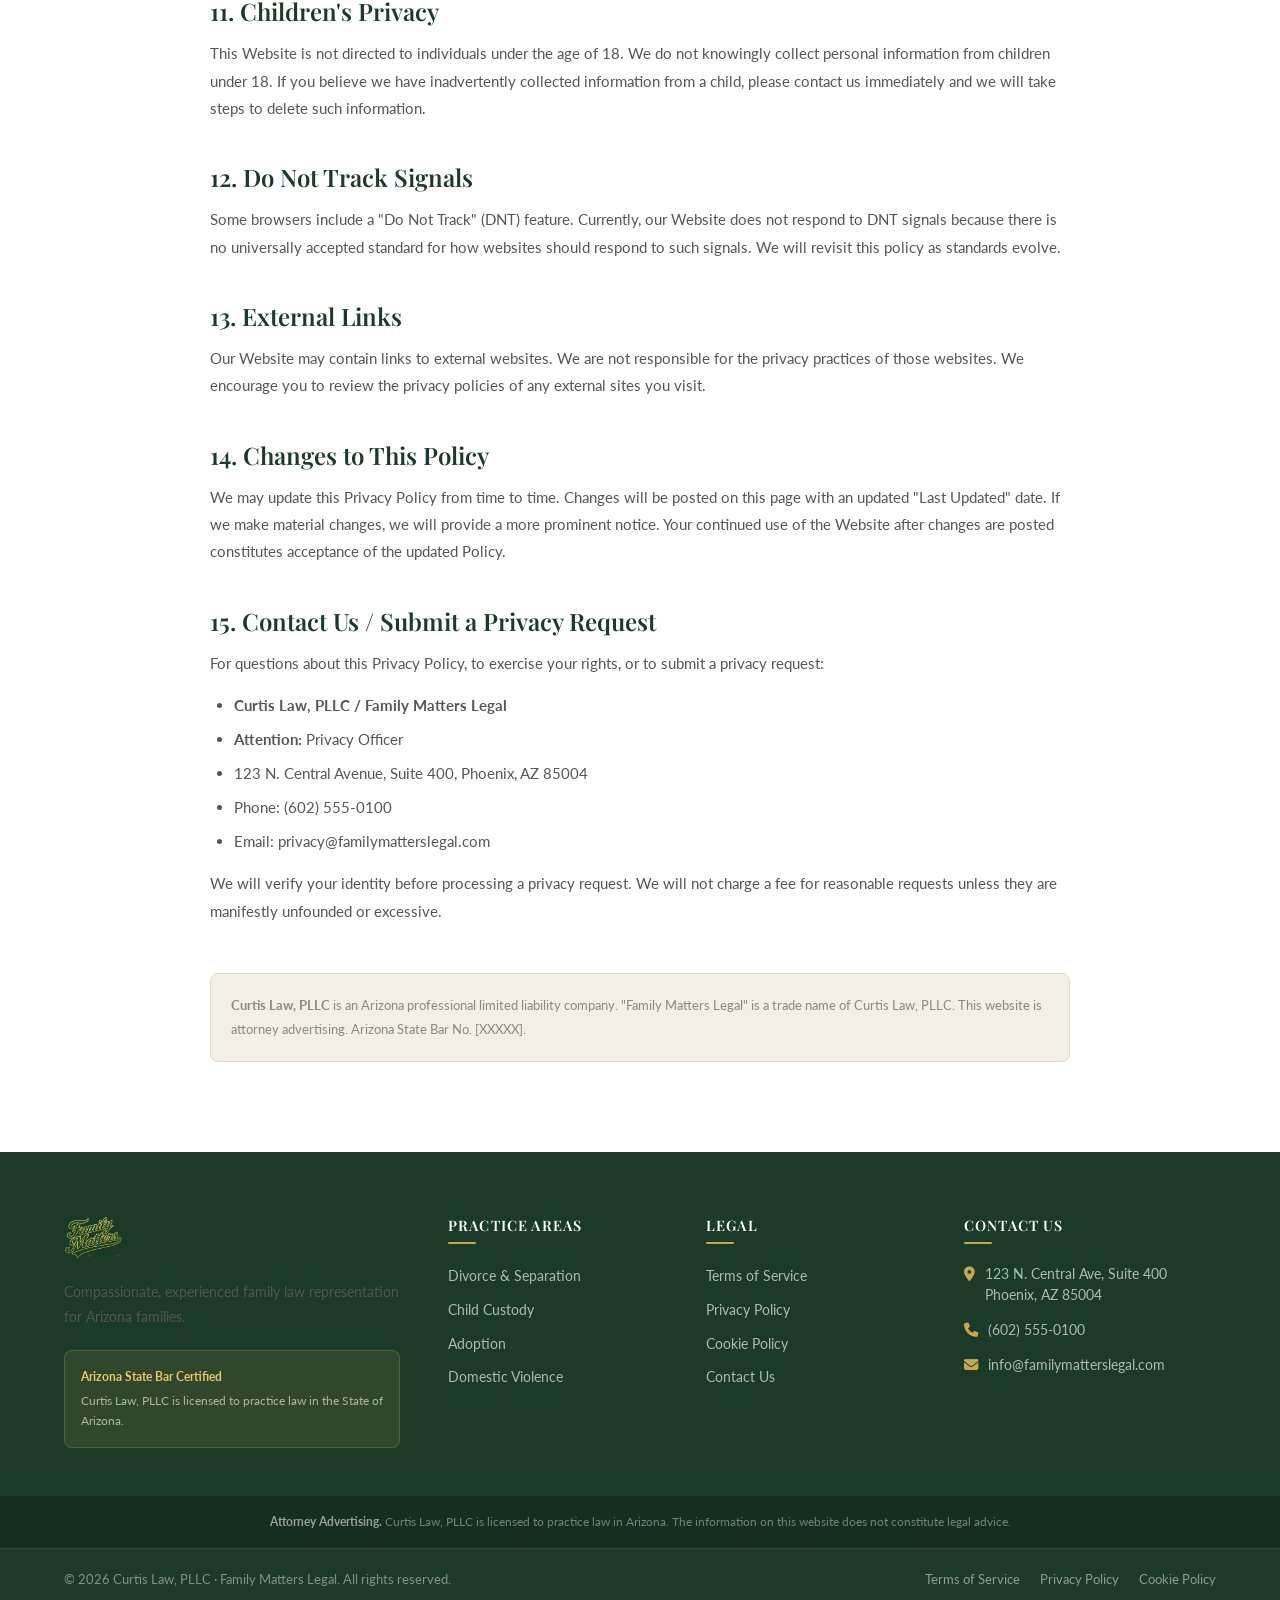
<file: privacy-policy.html>
<!DOCTYPE html>
<html lang="en">
<head>
  <meta charset="UTF-8" />
  <meta name="viewport" content="width=device-width, initial-scale=1.0" />
  <meta name="description" content="Privacy Policy for Family Matters Legal and Curtis Law, PLLC — how we collect, use, and protect your personal information under Arizona law." />
  <meta name="robots" content="noindex, follow" />
  <title>Privacy Policy | Family Matters Legal | Curtis Law</title>
  <link rel="stylesheet" href="css/styles.css" />
  <link rel="stylesheet" href="https://cdnjs.cloudflare.com/ajax/libs/font-awesome/6.5.0/css/all.min.css" />
</head>
<body>

  <div class="top-bar">
    <div class="container">
      <div class="top-bar-left">
        <span><i class="fa-regular fa-clock"></i> Mon – Fri: 8am – 6pm &nbsp;|&nbsp; Sat: By Appointment</span>
      </div>
      <div class="top-bar-right">
        <a href="tel:+16025550100"><i class="fa-solid fa-phone"></i>(602) 555-0100</a>
        <a href="mailto:info@familymatterslegal.com"><i class="fa-solid fa-envelope"></i>info@familymatterslegal.com</a>
      </div>
    </div>
  </div>

  <header class="site-header" role="banner">
    <div class="container">
      <div class="header-inner">
        <a href="index.html" class="logo-wrap" aria-label="Family Matters Legal – Home">
          <img src="images/FamilyLawMattersLogos.png" alt="Family Matters Legal – A Curtis Law Practice" class="logo-img">
        </a>
        <nav class="site-nav" aria-label="Main navigation">
          <a href="index.html">Home</a>
          <a href="practice-areas.html">Practice Areas</a>
          <a href="about.html">About</a>
          <a href="contact.html">Contact</a>
        </nav>
        <div class="nav-cta">
          <a href="contact.html" class="btn btn-gold" style="padding:10px 18px;font-size:0.82rem;">Free Consultation</a>
        </div>
        <button class="hamburger" aria-label="Toggle menu" aria-expanded="false"><span></span><span></span><span></span></button>
      </div>
    </div>
    <nav class="mobile-nav" aria-label="Mobile navigation">
      <a href="index.html">Home</a>
      <a href="practice-areas.html">Practice Areas</a>
      <a href="about.html">About</a>
      <a href="contact.html">Contact</a>
    </nav>
  </header>

  <!-- Page Hero -->
  <div class="page-hero" aria-label="Privacy Policy hero">
    <div class="container page-hero-inner">
      <div class="breadcrumb"><a href="index.html">Home</a><i class="fa-solid fa-chevron-right"></i><span>Privacy Policy</span></div>
      <span class="eyebrow">Legal</span>
      <h1>Privacy Policy</h1>
      <p>How Curtis Law, PLLC (Family Matters Legal) collects, uses, and protects your personal information.</p>
    </div>
  </div>

  <section class="section">
    <div class="container">
      <div class="legal-content">

        <div class="legal-meta">
          <strong>Last Updated:</strong> January 1, 2026 &nbsp;&nbsp;|&nbsp;&nbsp;
          <strong>Effective Date:</strong> January 1, 2026 &nbsp;&nbsp;|&nbsp;&nbsp;
          <strong>Governing Law:</strong> Arizona Consumer Data Privacy Act (ACDPA), A.R.S. § 18-551 et seq.
        </div>

        <div class="legal-toc">
          <h4><i class="fa-solid fa-list" style="margin-right:8px;color:var(--gold-dark);"></i>Table of Contents</h4>
          <ol>
            <li><a href="#pp-1">Who We Are</a></li>
            <li><a href="#pp-2">Information We Collect</a></li>
            <li><a href="#pp-3">How We Collect Information</a></li>
            <li><a href="#pp-4">How We Use Your Information</a></li>
            <li><a href="#pp-5">How We Share Your Information</a></li>
            <li><a href="#pp-6">Attorney-Client Confidentiality</a></li>
            <li><a href="#pp-7">Cookies and Tracking Technologies</a></li>
            <li><a href="#pp-8">Data Security</a></li>
            <li><a href="#pp-9">Data Retention</a></li>
            <li><a href="#pp-10">Your Rights (Arizona ACDPA)</a></li>
            <li><a href="#pp-11">Children's Privacy</a></li>
            <li><a href="#pp-12">Do Not Track Signals</a></li>
            <li><a href="#pp-13">External Links</a></li>
            <li><a href="#pp-14">Changes to This Policy</a></li>
            <li><a href="#pp-15">Contact Us / Submit a Request</a></li>
          </ol>
        </div>

        <h2 id="pp-1">1. Who We Are</h2>
        <p>This Privacy Policy applies to <strong>Curtis Law, PLLC</strong>, an Arizona professional limited liability company, operating under the trade name <strong>Family Matters Legal</strong> ("we," "our," or "us"). We are the "data controller" of personal information collected through this Website.</p>
        <p>Our registered office is: 123 N. Central Avenue, Suite 400, Phoenix, AZ 85004.</p>

        <h2 id="pp-2">2. Information We Collect</h2>
        <p>We may collect the following categories of personal information:</p>

        <h3>a) Information You Provide Directly</h3>
        <ul>
          <li><strong>Identity data:</strong> First name, last name</li>
          <li><strong>Contact data:</strong> Email address, telephone number, mailing address</li>
          <li><strong>Inquiry data:</strong> Information you provide in contact forms, describing your legal matter</li>
          <li><strong>Communications:</strong> Emails, phone call notes, and other correspondence with our office</li>
        </ul>

        <h3>b) Information Collected Automatically</h3>
        <ul>
          <li><strong>Technical data:</strong> IP address, browser type and version, device type, operating system</li>
          <li><strong>Usage data:</strong> Pages visited, time spent on pages, links clicked, referring URLs</li>
          <li><strong>Cookie data:</strong> See Section 7 for details</li>
        </ul>

        <h3>c) Sensitive Personal Information</h3>
        <p>Because we are a law firm, you may voluntarily share sensitive personal information in your inquiry, including details about legal matters, family situations, financial information, or health matters. We treat all such information with the highest degree of confidentiality. We do not request this information unless you choose to provide it.</p>

        <h2 id="pp-3">3. How We Collect Information</h2>
        <ul>
          <li><strong>Contact forms</strong> on our Website</li>
          <li><strong>Direct communications</strong> via email or phone</li>
          <li><strong>Cookies and similar technologies</strong> (see Section 7)</li>
          <li><strong>Analytics services</strong> (e.g., Google Analytics, subject to your cookie preferences)</li>
        </ul>

        <h2 id="pp-4">4. How We Use Your Information</h2>
        <p>We use personal information for the following purposes:</p>
        <ul>
          <li>To respond to your inquiry or consultation request;</li>
          <li>To evaluate whether we can assist with your legal matter;</li>
          <li>To provide legal services to you as a client (subject to an engagement agreement);</li>
          <li>To communicate with you about your matter or our services;</li>
          <li>To comply with our legal and ethical obligations under Arizona Rules of Professional Conduct;</li>
          <li>To improve our Website and services through analytics;</li>
          <li>To send you information about our services, if you have consented or where permitted by law;</li>
          <li>To comply with applicable laws and legal processes.</li>
        </ul>

        <h2 id="pp-5">5. How We Share Your Information</h2>
        <p>We do <strong>not</strong> sell your personal information. We do not share your personal information with third parties except in the following circumstances:</p>
        <ul>
          <li><strong>Service providers:</strong> Trusted third parties who assist us in operating our Website, conducting business, or serving you (e.g., website hosting, email services, scheduling software), subject to confidentiality agreements;</li>
          <li><strong>Legal obligations:</strong> Where required by law, court order, or subpoena;</li>
          <li><strong>Professional obligations:</strong> Where required by the Arizona Rules of Professional Conduct;</li>
          <li><strong>With your consent:</strong> Where you have given us explicit consent to share your information;</li>
          <li><strong>Business transfers:</strong> In connection with a merger, acquisition, or transfer of our practice, subject to the Arizona Rules of Professional Conduct regarding client files.</li>
        </ul>

        <h2 id="pp-6">6. Attorney-Client Confidentiality</h2>
        <p>Once an attorney-client relationship is established, communications between you and our attorneys are protected by <strong>attorney-client privilege</strong> and the Arizona Rules of Professional Conduct, Rule 1.6 (Confidentiality of Information). We are ethically bound not to disclose confidential client information without your consent, except as permitted by Rule 1.6.</p>
        <p><strong>Important:</strong> Submitting a contact form or inquiry does not create an attorney-client relationship. Information submitted before an engagement agreement is signed is not protected by attorney-client privilege, though we treat it with professional discretion.</p>

        <h2 id="pp-7">7. Cookies and Tracking Technologies</h2>
        <p>We use cookies and similar tracking technologies on our Website. For full details, please see our <a href="cookie-policy.html">Cookie Policy</a>.</p>
        <p>In summary, we use:</p>
        <ul>
          <li><strong>Strictly necessary cookies:</strong> Essential for the Website to function;</li>
          <li><strong>Analytics cookies:</strong> To understand how visitors use our Website (e.g., Google Analytics);</li>
          <li><strong>Preference cookies:</strong> To remember your choices (such as cookie consent).</li>
        </ul>
        <p>You can manage your cookie preferences through the cookie banner on our Website or in your browser settings.</p>

        <h2 id="pp-8">8. Data Security</h2>
        <p>We implement appropriate technical and organizational security measures to protect your personal information against unauthorized access, alteration, disclosure, or destruction. These measures include:</p>
        <ul>
          <li>SSL/TLS encryption for data in transit;</li>
          <li>Access controls limiting who can access personal information;</li>
          <li>Regular security assessments;</li>
          <li>Staff training on data security and confidentiality.</li>
        </ul>
        <p>However, no method of transmission over the internet or electronic storage is 100% secure. We cannot guarantee absolute security and encourage you to take care when transmitting sensitive information.</p>

        <h2 id="pp-9">9. Data Retention</h2>
        <p>We retain personal information for as long as necessary to fulfill the purposes outlined in this Policy, including:</p>
        <ul>
          <li>For prospective client inquiries: up to 12 months after last contact, unless a client relationship is established;</li>
          <li>For client files: in accordance with Arizona Rules of Professional Conduct (typically a minimum of 5 years after matter closure, or as required by statute);</li>
          <li>For analytics data: as determined by the analytics provider's settings (typically 26 months);</li>
          <li>As required by applicable law, regulation, or legal process.</li>
        </ul>

        <h2 id="pp-10">10. Your Rights Under Arizona Law (ACDPA)</h2>
        <p>Under the <strong>Arizona Consumer Data Privacy Act</strong> (A.R.S. § 18-551 et seq., effective December 31, 2025), Arizona residents have the following rights regarding their personal data:</p>
        <ul>
          <li><strong>Right to Know:</strong> You have the right to know whether we process your personal data;</li>
          <li><strong>Right to Access:</strong> You have the right to access your personal data that we hold;</li>
          <li><strong>Right to Correction:</strong> You have the right to correct inaccurate personal data;</li>
          <li><strong>Right to Deletion:</strong> You have the right to request deletion of your personal data (subject to exceptions);</li>
          <li><strong>Right to Data Portability:</strong> You have the right to receive your data in a portable format;</li>
          <li><strong>Right to Opt Out:</strong> You have the right to opt out of the sale of personal data (we do not sell personal data) and targeted advertising;</li>
          <li><strong>Right to Non-Discrimination:</strong> We will not discriminate against you for exercising any of these rights.</li>
        </ul>
        <p>To exercise any of these rights, please contact us using the information in Section 15. We will respond to verified requests within <strong>45 days</strong> (extendable by an additional 45 days with notice).</p>
        <p><em>Note: Some exceptions apply to personal data processed in connection with legal services, including information subject to attorney-client privilege or legal ethics rules.</em></p>

        <h2 id="pp-11">11. Children's Privacy</h2>
        <p>This Website is not directed to individuals under the age of 18. We do not knowingly collect personal information from children under 18. If you believe we have inadvertently collected information from a child, please contact us immediately and we will take steps to delete such information.</p>

        <h2 id="pp-12">12. Do Not Track Signals</h2>
        <p>Some browsers include a "Do Not Track" (DNT) feature. Currently, our Website does not respond to DNT signals because there is no universally accepted standard for how websites should respond to such signals. We will revisit this policy as standards evolve.</p>

        <h2 id="pp-13">13. External Links</h2>
        <p>Our Website may contain links to external websites. We are not responsible for the privacy practices of those websites. We encourage you to review the privacy policies of any external sites you visit.</p>

        <h2 id="pp-14">14. Changes to This Policy</h2>
        <p>We may update this Privacy Policy from time to time. Changes will be posted on this page with an updated "Last Updated" date. If we make material changes, we will provide a more prominent notice. Your continued use of the Website after changes are posted constitutes acceptance of the updated Policy.</p>

        <h2 id="pp-15">15. Contact Us / Submit a Privacy Request</h2>
        <p>For questions about this Privacy Policy, to exercise your rights, or to submit a privacy request:</p>
        <ul>
          <li><strong>Curtis Law, PLLC / Family Matters Legal</strong></li>
          <li><strong>Attention:</strong> Privacy Officer</li>
          <li>123 N. Central Avenue, Suite 400, Phoenix, AZ 85004</li>
          <li>Phone: <a href="tel:+16025550100">(602) 555-0100</a></li>
          <li>Email: <a href="mailto:privacy@familymatterslegal.com">privacy@familymatterslegal.com</a></li>
        </ul>
        <p>We will verify your identity before processing a privacy request. We will not charge a fee for reasonable requests unless they are manifestly unfounded or excessive.</p>

        <div style="margin-top:48px;padding:20px;background:var(--cream);border-radius:8px;border:1px solid var(--border);">
          <p style="font-size:0.82rem;color:var(--text-light);margin:0;">
            <strong>Curtis Law, PLLC</strong> is an Arizona professional limited liability company. "Family Matters Legal" is a trade name of Curtis Law, PLLC. This website is attorney advertising. Arizona State Bar No. [XXXXX].
          </p>
        </div>

      </div>
    </div>
  </section>

  <!-- Footer -->
  <footer class="site-footer" role="contentinfo">
    <div class="footer-main">
      <div class="container">
        <div class="footer-grid">
          <div class="footer-about">
            <div class="footer-logo-wrap">
              <img src="images/FamilyLawMattersLogos.png" alt="Family Matters Legal – A Curtis Law Practice" class="footer-logo-img">
            </div>
            <p>Compassionate, experienced family law representation for Arizona families.</p>
            <div class="footer-badge"><strong>Arizona State Bar Certified</strong>Curtis Law, PLLC is licensed to practice law in the State of Arizona.</div>
          </div>
          <div class="footer-col">
            <h4>Practice Areas</h4>
            <div class="footer-links">
              <a href="practice-areas.html#divorce">Divorce &amp; Separation</a>
              <a href="practice-areas.html#custody">Child Custody</a>
              <a href="practice-areas.html#adoption">Adoption</a>
              <a href="practice-areas.html#domestic-violence">Domestic Violence</a>
            </div>
          </div>
          <div class="footer-col">
            <h4>Legal</h4>
            <div class="footer-links">
              <a href="tos.html">Terms of Service</a>
              <a href="privacy-policy.html">Privacy Policy</a>
              <a href="cookie-policy.html">Cookie Policy</a>
              <a href="contact.html">Contact Us</a>
            </div>
          </div>
          <div class="footer-col">
            <h4>Contact Us</h4>
            <div class="footer-contact-item"><i class="fa-solid fa-location-dot"></i><span>123 N. Central Ave, Suite 400<br>Phoenix, AZ 85004</span></div>
            <div class="footer-contact-item"><i class="fa-solid fa-phone"></i><span><a href="tel:+16025550100">(602) 555-0100</a></span></div>
            <div class="footer-contact-item"><i class="fa-solid fa-envelope"></i><span><a href="mailto:info@familymatterslegal.com">info@familymatterslegal.com</a></span></div>
          </div>
        </div>
      </div>
    </div>
    <div class="footer-disclaimer"><div class="container"><strong>Attorney Advertising.</strong> Curtis Law, PLLC is licensed to practice law in Arizona. The information on this website does not constitute legal advice.</div></div>
    <div class="footer-bottom">
      <div class="container">
        <span class="footer-copy">© 2026 Curtis Law, PLLC · Family Matters Legal. All rights reserved.</span>
        <div class="footer-bottom-links">
          <a href="tos.html">Terms of Service</a>
          <a href="privacy-policy.html">Privacy Policy</a>
          <a href="cookie-policy.html">Cookie Policy</a>
        </div>
      </div>
    </div>
  </footer>

  <div id="cookie-banner" class="cookie-banner" role="region" aria-label="Cookie consent">
    <div class="container">
      <div class="cookie-banner-text">
        <p>We use cookies to improve your experience. <a href="cookie-policy.html">Learn more</a></p>
      </div>
      <div class="cookie-banner-actions">
        <button class="btn btn-cookie-accept btn-gold">Accept All</button>
        <button class="btn-cookie-decline">Decline</button>
      </div>
    </div>
  </div>

  <script src="js/main.js"></script>
</body>
</html>
</file>
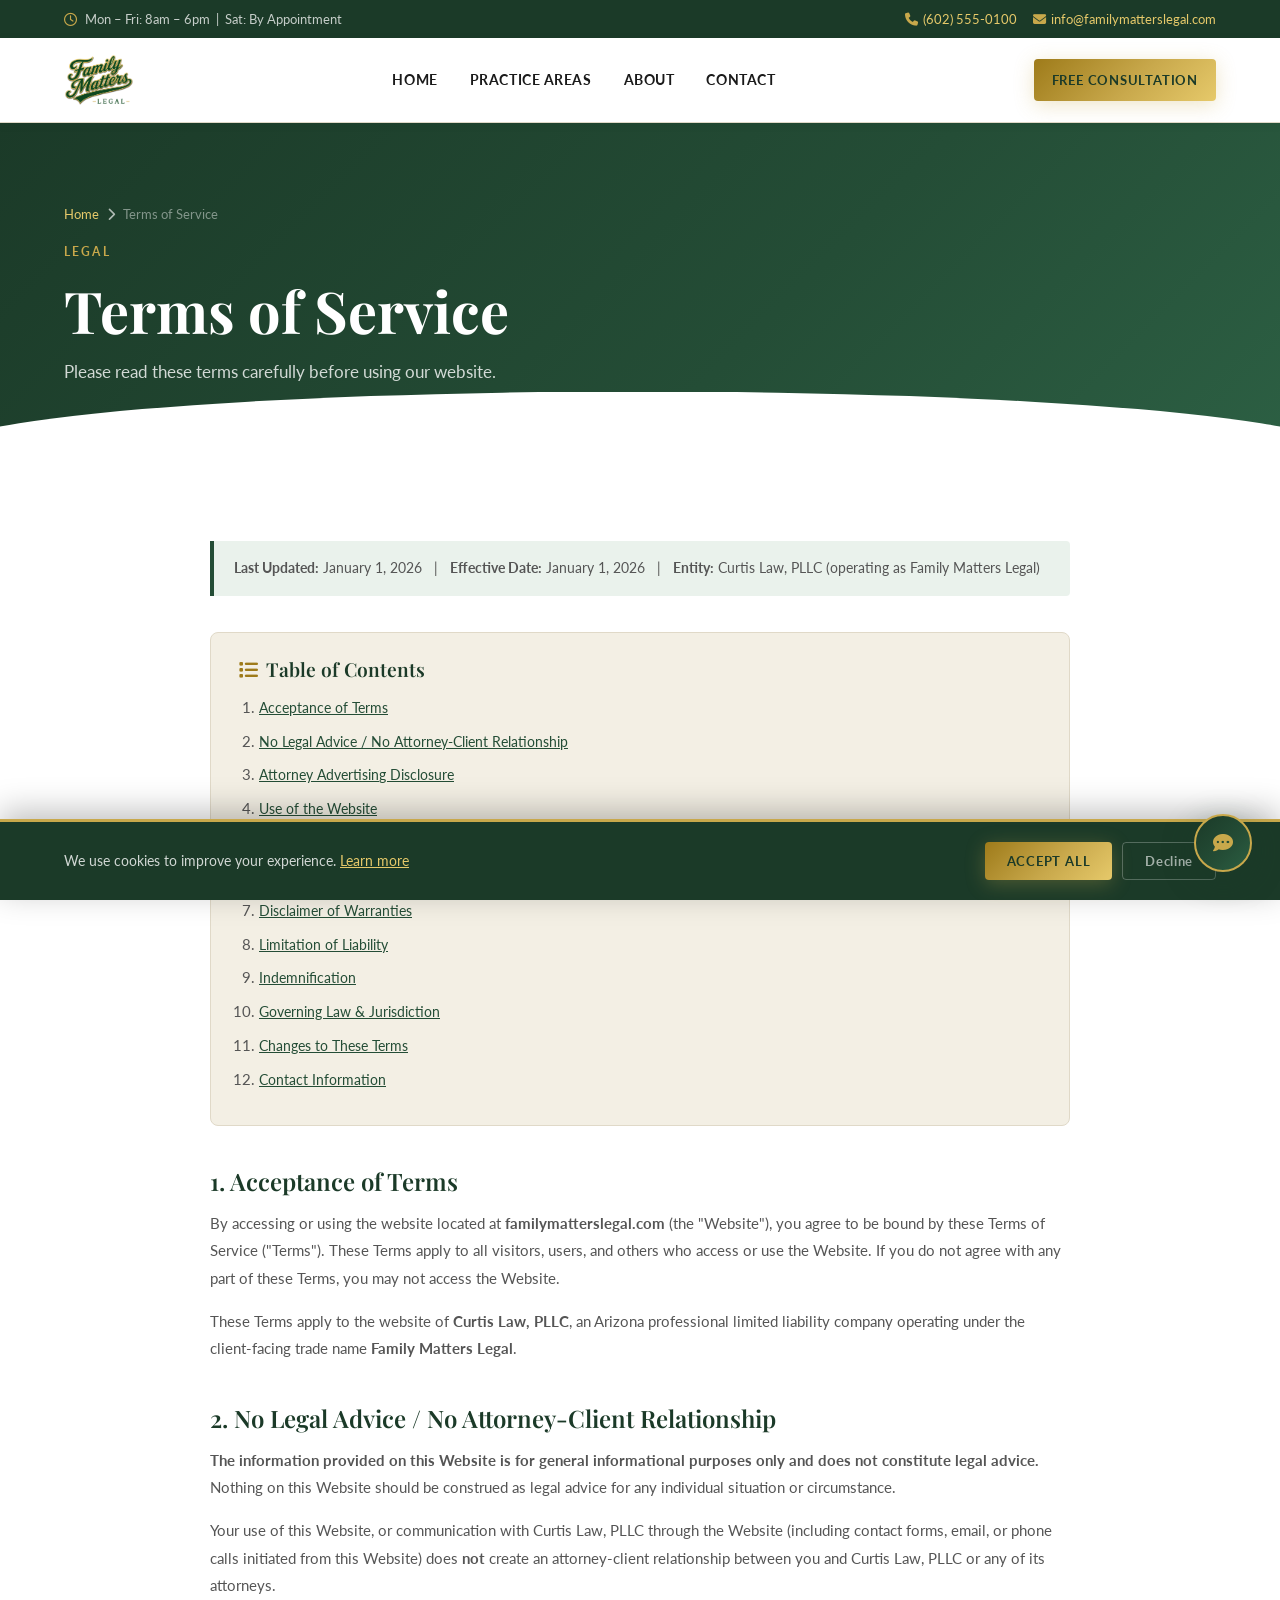
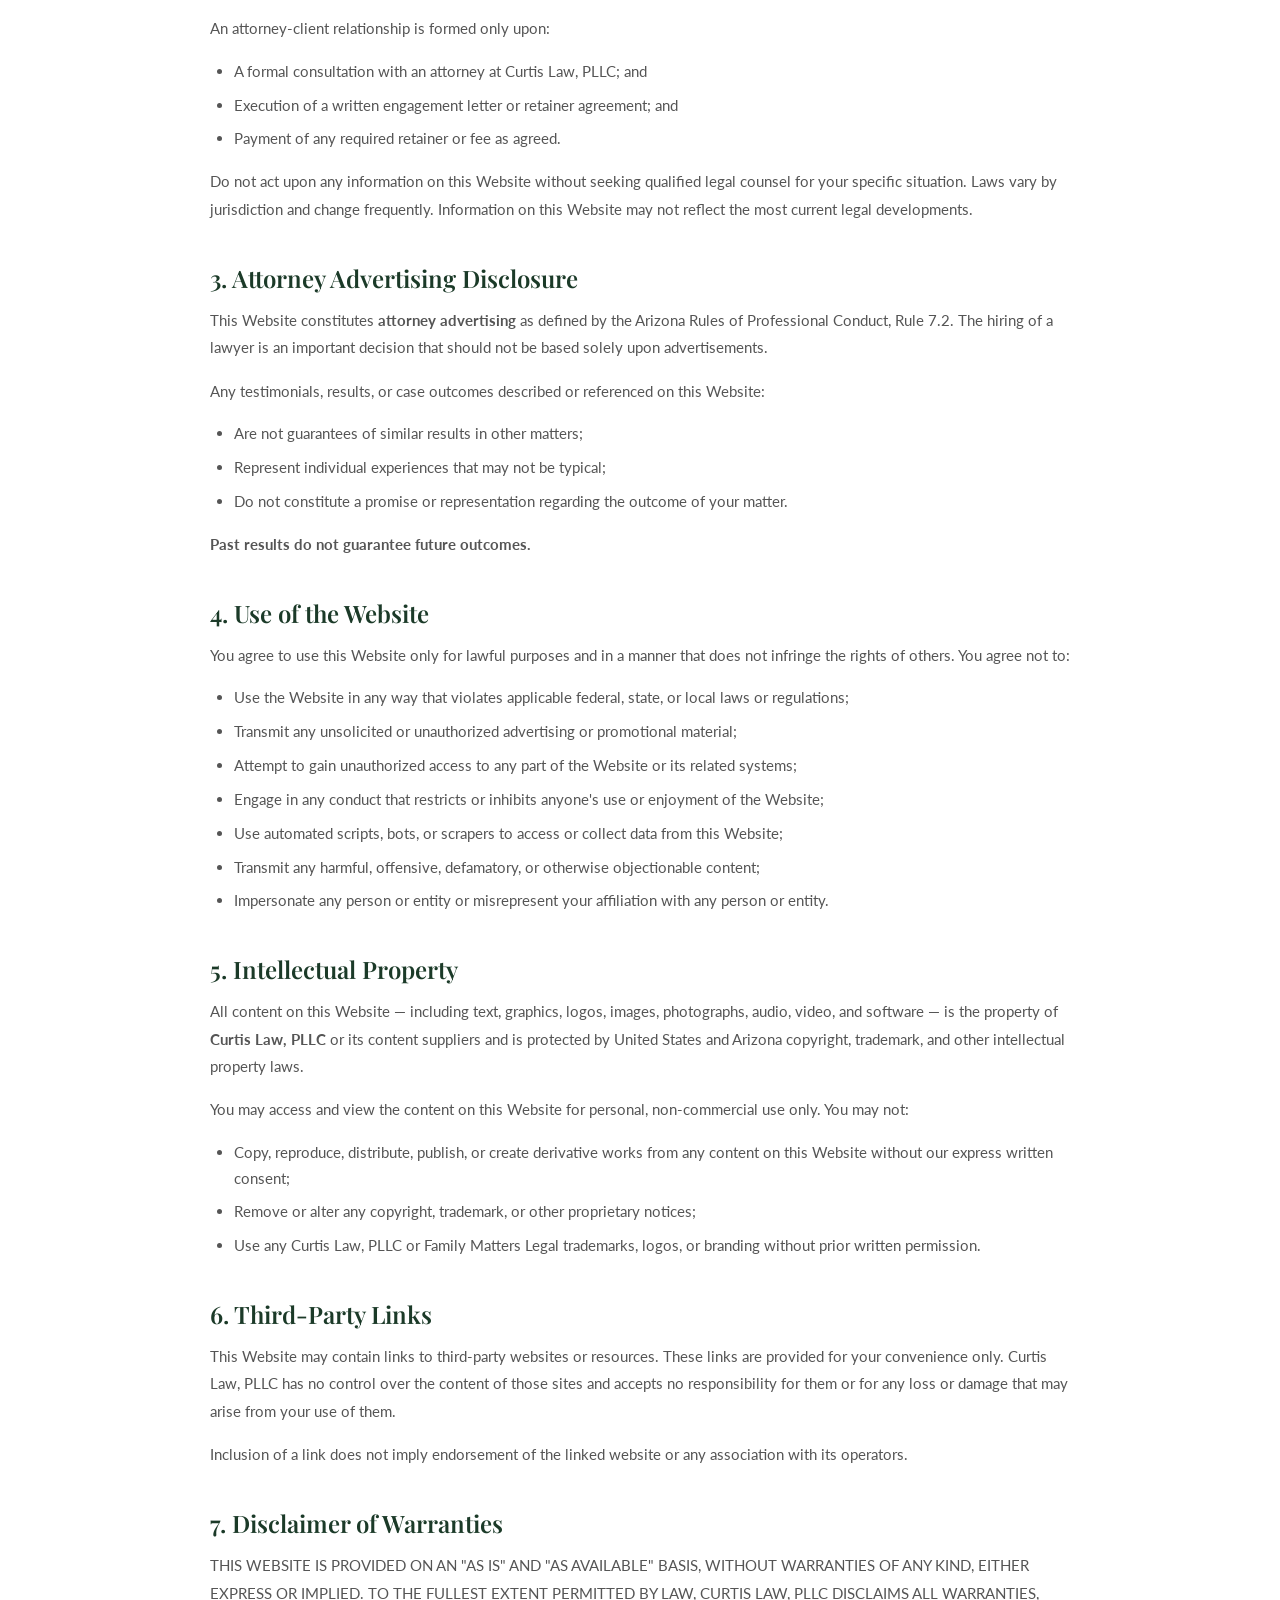
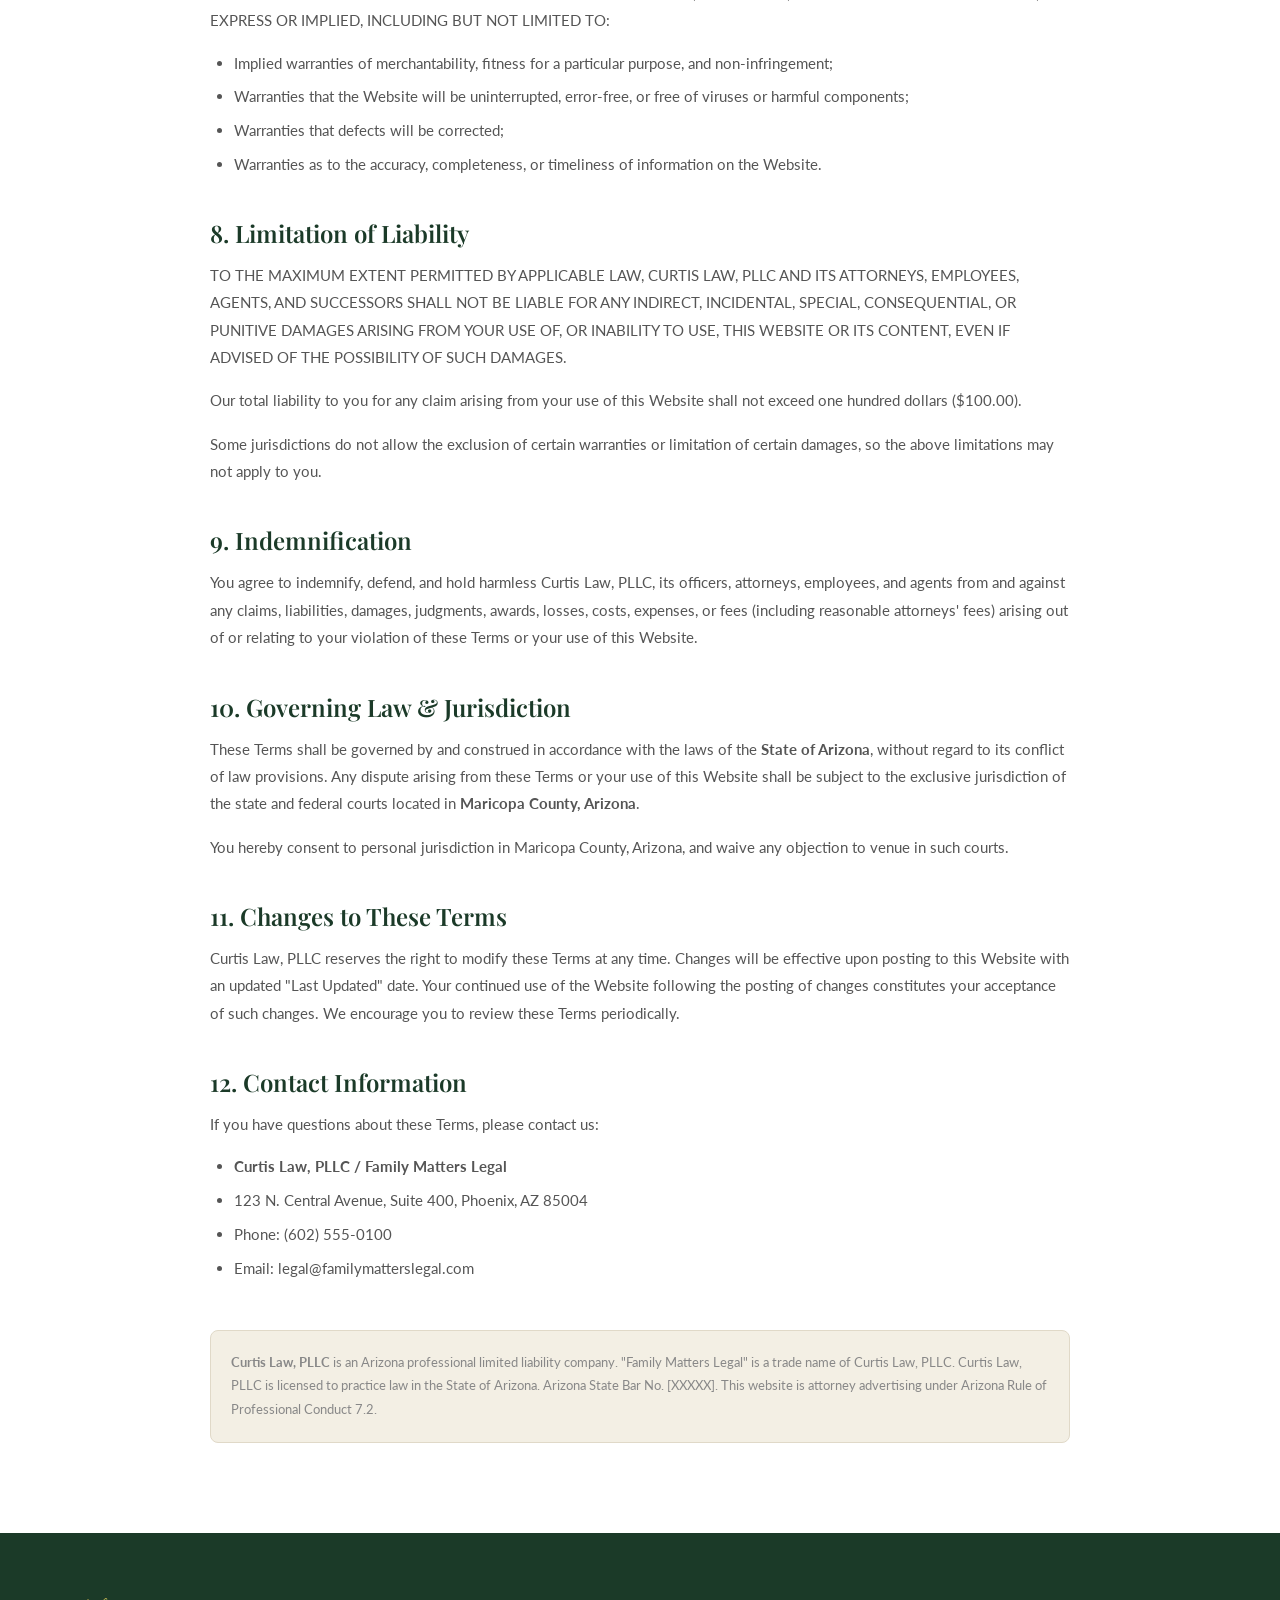
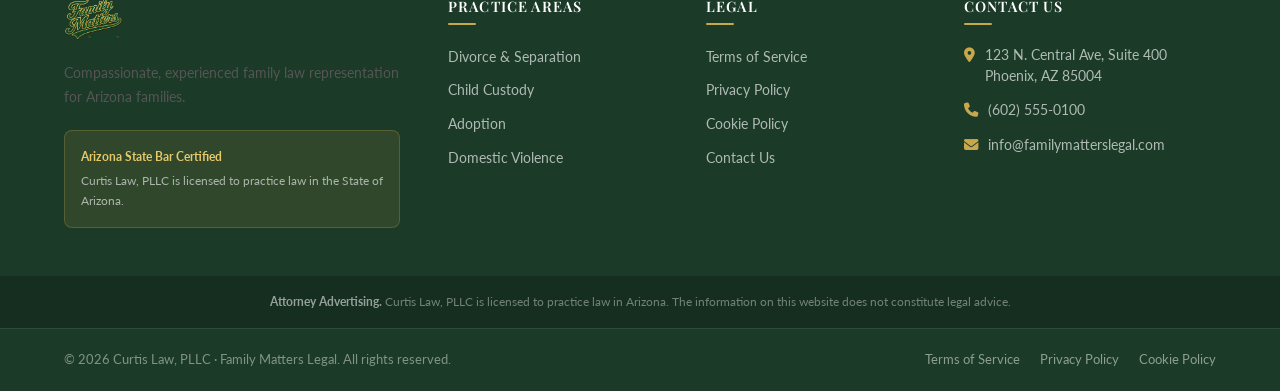
<file: tos.html>
<!DOCTYPE html>
<html lang="en">
<head>
  <meta charset="UTF-8" />
  <meta name="viewport" content="width=device-width, initial-scale=1.0" />
  <meta name="description" content="Terms of Service for Family Matters Legal and Curtis Law, PLLC — governing use of this website." />
  <meta name="robots" content="noindex, follow" />
  <title>Terms of Service | Family Matters Legal | Curtis Law</title>
  <link rel="stylesheet" href="css/styles.css" />
  <link rel="stylesheet" href="https://cdnjs.cloudflare.com/ajax/libs/font-awesome/6.5.0/css/all.min.css" />
</head>
<body>

  <div class="top-bar">
    <div class="container">
      <div class="top-bar-left">
        <span><i class="fa-regular fa-clock"></i> Mon – Fri: 8am – 6pm &nbsp;|&nbsp; Sat: By Appointment</span>
      </div>
      <div class="top-bar-right">
        <a href="tel:+16025550100"><i class="fa-solid fa-phone"></i>(602) 555-0100</a>
        <a href="mailto:info@familymatterslegal.com"><i class="fa-solid fa-envelope"></i>info@familymatterslegal.com</a>
      </div>
    </div>
  </div>

  <header class="site-header" role="banner">
    <div class="container">
      <div class="header-inner">
        <a href="index.html" class="logo-wrap" aria-label="Family Matters Legal – Home">
          <img src="images/FamilyLawMattersLogos.png" alt="Family Matters Legal – A Curtis Law Practice" class="logo-img">
        </a>
        <nav class="site-nav" aria-label="Main navigation">
          <a href="index.html">Home</a>
          <a href="practice-areas.html">Practice Areas</a>
          <a href="about.html">About</a>
          <a href="contact.html">Contact</a>
        </nav>
        <div class="nav-cta">
          <a href="contact.html" class="btn btn-gold" style="padding:10px 18px;font-size:0.82rem;">Free Consultation</a>
        </div>
        <button class="hamburger" aria-label="Toggle menu" aria-expanded="false"><span></span><span></span><span></span></button>
      </div>
    </div>
    <nav class="mobile-nav" aria-label="Mobile navigation">
      <a href="index.html">Home</a>
      <a href="practice-areas.html">Practice Areas</a>
      <a href="about.html">About</a>
      <a href="contact.html">Contact</a>
    </nav>
  </header>

  <!-- Page Hero -->
  <div class="page-hero" aria-label="Terms of Service hero">
    <div class="container page-hero-inner">
      <div class="breadcrumb"><a href="index.html">Home</a><i class="fa-solid fa-chevron-right"></i><span>Terms of Service</span></div>
      <span class="eyebrow">Legal</span>
      <h1>Terms of Service</h1>
      <p>Please read these terms carefully before using our website.</p>
    </div>
  </div>

  <!-- Content -->
  <section class="section">
    <div class="container">
      <div class="legal-content">

        <div class="legal-meta">
          <strong>Last Updated:</strong> January 1, 2026 &nbsp;&nbsp;|&nbsp;&nbsp;
          <strong>Effective Date:</strong> January 1, 2026 &nbsp;&nbsp;|&nbsp;&nbsp;
          <strong>Entity:</strong> Curtis Law, PLLC (operating as Family Matters Legal)
        </div>

        <div class="legal-toc">
          <h4><i class="fa-solid fa-list" style="margin-right:8px;color:var(--gold-dark);"></i>Table of Contents</h4>
          <ol>
            <li><a href="#tos-1">Acceptance of Terms</a></li>
            <li><a href="#tos-2">No Legal Advice / No Attorney-Client Relationship</a></li>
            <li><a href="#tos-3">Attorney Advertising Disclosure</a></li>
            <li><a href="#tos-4">Use of the Website</a></li>
            <li><a href="#tos-5">Intellectual Property</a></li>
            <li><a href="#tos-6">Third-Party Links</a></li>
            <li><a href="#tos-7">Disclaimer of Warranties</a></li>
            <li><a href="#tos-8">Limitation of Liability</a></li>
            <li><a href="#tos-9">Indemnification</a></li>
            <li><a href="#tos-10">Governing Law &amp; Jurisdiction</a></li>
            <li><a href="#tos-11">Changes to These Terms</a></li>
            <li><a href="#tos-12">Contact Information</a></li>
          </ol>
        </div>

        <h2 id="tos-1">1. Acceptance of Terms</h2>
        <p>By accessing or using the website located at <strong>familymatterslegal.com</strong> (the "Website"), you agree to be bound by these Terms of Service ("Terms"). These Terms apply to all visitors, users, and others who access or use the Website. If you do not agree with any part of these Terms, you may not access the Website.</p>
        <p>These Terms apply to the website of <strong>Curtis Law, PLLC</strong>, an Arizona professional limited liability company operating under the client-facing trade name <strong>Family Matters Legal</strong>.</p>

        <h2 id="tos-2">2. No Legal Advice / No Attorney-Client Relationship</h2>
        <p><strong>The information provided on this Website is for general informational purposes only and does not constitute legal advice.</strong> Nothing on this Website should be construed as legal advice for any individual situation or circumstance.</p>
        <p>Your use of this Website, or communication with Curtis Law, PLLC through the Website (including contact forms, email, or phone calls initiated from this Website) does <strong>not</strong> create an attorney-client relationship between you and Curtis Law, PLLC or any of its attorneys.</p>
        <p>An attorney-client relationship is formed only upon:</p>
        <ul>
          <li>A formal consultation with an attorney at Curtis Law, PLLC; and</li>
          <li>Execution of a written engagement letter or retainer agreement; and</li>
          <li>Payment of any required retainer or fee as agreed.</li>
        </ul>
        <p>Do not act upon any information on this Website without seeking qualified legal counsel for your specific situation. Laws vary by jurisdiction and change frequently. Information on this Website may not reflect the most current legal developments.</p>

        <h2 id="tos-3">3. Attorney Advertising Disclosure</h2>
        <p>This Website constitutes <strong>attorney advertising</strong> as defined by the Arizona Rules of Professional Conduct, Rule 7.2. The hiring of a lawyer is an important decision that should not be based solely upon advertisements.</p>
        <p>Any testimonials, results, or case outcomes described or referenced on this Website:</p>
        <ul>
          <li>Are not guarantees of similar results in other matters;</li>
          <li>Represent individual experiences that may not be typical;</li>
          <li>Do not constitute a promise or representation regarding the outcome of your matter.</li>
        </ul>
        <p><strong>Past results do not guarantee future outcomes.</strong></p>

        <h2 id="tos-4">4. Use of the Website</h2>
        <p>You agree to use this Website only for lawful purposes and in a manner that does not infringe the rights of others. You agree not to:</p>
        <ul>
          <li>Use the Website in any way that violates applicable federal, state, or local laws or regulations;</li>
          <li>Transmit any unsolicited or unauthorized advertising or promotional material;</li>
          <li>Attempt to gain unauthorized access to any part of the Website or its related systems;</li>
          <li>Engage in any conduct that restricts or inhibits anyone's use or enjoyment of the Website;</li>
          <li>Use automated scripts, bots, or scrapers to access or collect data from this Website;</li>
          <li>Transmit any harmful, offensive, defamatory, or otherwise objectionable content;</li>
          <li>Impersonate any person or entity or misrepresent your affiliation with any person or entity.</li>
        </ul>

        <h2 id="tos-5">5. Intellectual Property</h2>
        <p>All content on this Website — including text, graphics, logos, images, photographs, audio, video, and software — is the property of <strong>Curtis Law, PLLC</strong> or its content suppliers and is protected by United States and Arizona copyright, trademark, and other intellectual property laws.</p>
        <p>You may access and view the content on this Website for personal, non-commercial use only. You may not:</p>
        <ul>
          <li>Copy, reproduce, distribute, publish, or create derivative works from any content on this Website without our express written consent;</li>
          <li>Remove or alter any copyright, trademark, or other proprietary notices;</li>
          <li>Use any Curtis Law, PLLC or Family Matters Legal trademarks, logos, or branding without prior written permission.</li>
        </ul>

        <h2 id="tos-6">6. Third-Party Links</h2>
        <p>This Website may contain links to third-party websites or resources. These links are provided for your convenience only. Curtis Law, PLLC has no control over the content of those sites and accepts no responsibility for them or for any loss or damage that may arise from your use of them.</p>
        <p>Inclusion of a link does not imply endorsement of the linked website or any association with its operators.</p>

        <h2 id="tos-7">7. Disclaimer of Warranties</h2>
        <p>THIS WEBSITE IS PROVIDED ON AN "AS IS" AND "AS AVAILABLE" BASIS, WITHOUT WARRANTIES OF ANY KIND, EITHER EXPRESS OR IMPLIED. TO THE FULLEST EXTENT PERMITTED BY LAW, CURTIS LAW, PLLC DISCLAIMS ALL WARRANTIES, EXPRESS OR IMPLIED, INCLUDING BUT NOT LIMITED TO:</p>
        <ul>
          <li>Implied warranties of merchantability, fitness for a particular purpose, and non-infringement;</li>
          <li>Warranties that the Website will be uninterrupted, error-free, or free of viruses or harmful components;</li>
          <li>Warranties that defects will be corrected;</li>
          <li>Warranties as to the accuracy, completeness, or timeliness of information on the Website.</li>
        </ul>

        <h2 id="tos-8">8. Limitation of Liability</h2>
        <p>TO THE MAXIMUM EXTENT PERMITTED BY APPLICABLE LAW, CURTIS LAW, PLLC AND ITS ATTORNEYS, EMPLOYEES, AGENTS, AND SUCCESSORS SHALL NOT BE LIABLE FOR ANY INDIRECT, INCIDENTAL, SPECIAL, CONSEQUENTIAL, OR PUNITIVE DAMAGES ARISING FROM YOUR USE OF, OR INABILITY TO USE, THIS WEBSITE OR ITS CONTENT, EVEN IF ADVISED OF THE POSSIBILITY OF SUCH DAMAGES.</p>
        <p>Our total liability to you for any claim arising from your use of this Website shall not exceed one hundred dollars ($100.00).</p>
        <p>Some jurisdictions do not allow the exclusion of certain warranties or limitation of certain damages, so the above limitations may not apply to you.</p>

        <h2 id="tos-9">9. Indemnification</h2>
        <p>You agree to indemnify, defend, and hold harmless Curtis Law, PLLC, its officers, attorneys, employees, and agents from and against any claims, liabilities, damages, judgments, awards, losses, costs, expenses, or fees (including reasonable attorneys' fees) arising out of or relating to your violation of these Terms or your use of this Website.</p>

        <h2 id="tos-10">10. Governing Law &amp; Jurisdiction</h2>
        <p>These Terms shall be governed by and construed in accordance with the laws of the <strong>State of Arizona</strong>, without regard to its conflict of law provisions. Any dispute arising from these Terms or your use of this Website shall be subject to the exclusive jurisdiction of the state and federal courts located in <strong>Maricopa County, Arizona</strong>.</p>
        <p>You hereby consent to personal jurisdiction in Maricopa County, Arizona, and waive any objection to venue in such courts.</p>

        <h2 id="tos-11">11. Changes to These Terms</h2>
        <p>Curtis Law, PLLC reserves the right to modify these Terms at any time. Changes will be effective upon posting to this Website with an updated "Last Updated" date. Your continued use of the Website following the posting of changes constitutes your acceptance of such changes. We encourage you to review these Terms periodically.</p>

        <h2 id="tos-12">12. Contact Information</h2>
        <p>If you have questions about these Terms, please contact us:</p>
        <ul>
          <li><strong>Curtis Law, PLLC / Family Matters Legal</strong></li>
          <li>123 N. Central Avenue, Suite 400, Phoenix, AZ 85004</li>
          <li>Phone: <a href="tel:+16025550100">(602) 555-0100</a></li>
          <li>Email: <a href="mailto:legal@familymatterslegal.com">legal@familymatterslegal.com</a></li>
        </ul>

        <div style="margin-top:48px;padding:20px;background:var(--cream);border-radius:8px;border:1px solid var(--border);">
          <p style="font-size:0.82rem;color:var(--text-light);margin:0;">
            <strong>Curtis Law, PLLC</strong> is an Arizona professional limited liability company. "Family Matters Legal" is a trade name of Curtis Law, PLLC. Curtis Law, PLLC is licensed to practice law in the State of Arizona. Arizona State Bar No. [XXXXX]. This website is attorney advertising under Arizona Rule of Professional Conduct 7.2.
          </p>
        </div>

      </div>
    </div>
  </section>

  <!-- Footer -->
  <footer class="site-footer" role="contentinfo">
    <div class="footer-main">
      <div class="container">
        <div class="footer-grid">
          <div class="footer-about">
            <div class="footer-logo-wrap">
              <img src="images/FamilyLawMattersLogos.png" alt="Family Matters Legal – A Curtis Law Practice" class="footer-logo-img">
            </div>
            <p>Compassionate, experienced family law representation for Arizona families.</p>
            <div class="footer-badge"><strong>Arizona State Bar Certified</strong>Curtis Law, PLLC is licensed to practice law in the State of Arizona.</div>
          </div>
          <div class="footer-col">
            <h4>Practice Areas</h4>
            <div class="footer-links">
              <a href="practice-areas.html#divorce">Divorce &amp; Separation</a>
              <a href="practice-areas.html#custody">Child Custody</a>
              <a href="practice-areas.html#adoption">Adoption</a>
              <a href="practice-areas.html#domestic-violence">Domestic Violence</a>
            </div>
          </div>
          <div class="footer-col">
            <h4>Legal</h4>
            <div class="footer-links">
              <a href="tos.html">Terms of Service</a>
              <a href="privacy-policy.html">Privacy Policy</a>
              <a href="cookie-policy.html">Cookie Policy</a>
              <a href="contact.html">Contact Us</a>
            </div>
          </div>
          <div class="footer-col">
            <h4>Contact Us</h4>
            <div class="footer-contact-item"><i class="fa-solid fa-location-dot"></i><span>123 N. Central Ave, Suite 400<br>Phoenix, AZ 85004</span></div>
            <div class="footer-contact-item"><i class="fa-solid fa-phone"></i><span><a href="tel:+16025550100">(602) 555-0100</a></span></div>
            <div class="footer-contact-item"><i class="fa-solid fa-envelope"></i><span><a href="mailto:info@familymatterslegal.com">info@familymatterslegal.com</a></span></div>
          </div>
        </div>
      </div>
    </div>
    <div class="footer-disclaimer"><div class="container"><strong>Attorney Advertising.</strong> Curtis Law, PLLC is licensed to practice law in Arizona. The information on this website does not constitute legal advice.</div></div>
    <div class="footer-bottom">
      <div class="container">
        <span class="footer-copy">© 2026 Curtis Law, PLLC · Family Matters Legal. All rights reserved.</span>
        <div class="footer-bottom-links">
          <a href="tos.html">Terms of Service</a>
          <a href="privacy-policy.html">Privacy Policy</a>
          <a href="cookie-policy.html">Cookie Policy</a>
        </div>
      </div>
    </div>
  </footer>

  <div id="cookie-banner" class="cookie-banner" role="region" aria-label="Cookie consent">
    <div class="container">
      <div class="cookie-banner-text">
        <p>We use cookies to improve your experience. <a href="cookie-policy.html">Learn more</a></p>
      </div>
      <div class="cookie-banner-actions">
        <button class="btn btn-cookie-accept btn-gold">Accept All</button>
        <button class="btn-cookie-decline">Decline</button>
      </div>
    </div>
  </div>

  <script src="js/main.js"></script>
</body>
</html>
</file>
<file: css/styles.css>
/* ============================================================
   Family Matters Legal | Curtis Law — Main Stylesheet
   Colors: Dark Green (#1B3A28 → #2C5F43) + Gold (#C8A84B)
   ============================================================ */

@import url('https://fonts.googleapis.com/css2?family=Playfair+Display:ital,wght@0,400;0,600;0,700;1,400;1,600&family=Lato:wght@300;400;700&family=EB+Garamond:ital,wght@0,400;0,600;1,400&display=swap');

/* ── Variables ─────────────────────────────────────────────── */
:root {
  --green-dark:    #1B3A28;
  --green-mid:     #244D36;
  --green-light:   #2C5F43;
  --green-pale:    #EAF2EC;
  --gold:          #C8A84B;
  --gold-light:    #E6C96A;
  --gold-dark:     #9E7B1A;
  --gold-muted:    #D4B96D;
  --white:         #FFFFFF;
  --off-white:     #F9F7F2;
  --cream:         #F3EFE4;
  --text-dark:     #1A1A1A;
  --text-gray:     #555555;
  --text-light:    #888888;
  --border:        #E0D9C8;

  --gradient-green: linear-gradient(135deg, #1B3A28 0%, #244D36 60%, #2C5F43 100%);
  --gradient-gold:  linear-gradient(135deg, #9E7B1A 0%, #C8A84B 55%, #E6C96A 100%);
  --gradient-hero:  linear-gradient(160deg, rgba(14,35,24,0.78) 0%, rgba(36,77,54,0.60) 100%);

  --shadow-sm:  0 2px 8px rgba(27,58,40,0.10);
  --shadow-md:  0 6px 24px rgba(27,58,40,0.14);
  --shadow-lg:  0 16px 48px rgba(27,58,40,0.18);
  --shadow-gold: 0 4px 20px rgba(200,168,75,0.30);

  --radius-sm: 4px;
  --radius-md: 8px;
  --radius-lg: 16px;

  --transition: 0.3s ease;
  --font-heading: 'Playfair Display', Georgia, serif;
  --font-body:    'Lato', Arial, sans-serif;
}

/* ── Reset & Base ───────────────────────────────────────────── */
*, *::before, *::after { box-sizing: border-box; margin: 0; padding: 0; }

html { scroll-behavior: smooth; font-size: 16px; }

body {
  font-family: var(--font-body);
  color: var(--text-dark);
  background: var(--white);
  line-height: 1.7;
  -webkit-font-smoothing: antialiased;
}

img { max-width: 100%; height: auto; display: block; }
a   { color: inherit; text-decoration: none; }
ul  { list-style: none; }

.container {
  max-width: 1200px;
  margin: 0 auto;
  padding: 0 24px;
}

.section { padding: 90px 0; }
.section-sm { padding: 56px 0; }

/* ── Typography ─────────────────────────────────────────────── */
h1, h2, h3, h4, h5 {
  font-family: var(--font-heading);
  color: var(--green-dark);
  line-height: 1.25;
}
h1 { font-size: clamp(2.2rem, 5vw, 3.6rem); font-weight: 700; }
h2 { font-size: clamp(1.8rem, 3.5vw, 2.8rem); font-weight: 600; }
h3 { font-size: clamp(1.3rem, 2.5vw, 1.75rem); font-weight: 600; }
h4 { font-size: 1.2rem; font-weight: 600; }
h5 { font-size: 1rem; font-weight: 700; }
p  { margin-bottom: 1rem; color: var(--text-gray); }
p:last-child { margin-bottom: 0; }

.text-gold    { color: var(--gold); }
.text-green   { color: var(--green-dark); }
.text-white   { color: var(--white); }
.text-center  { text-align: center; }
.text-light-p { color: rgba(255,255,255,0.80); }

.eyebrow {
  font-family: var(--font-body);
  font-size: 0.75rem;
  font-weight: 700;
  letter-spacing: 0.18em;
  text-transform: uppercase;
  color: var(--gold);
  margin-bottom: 12px;
  display: block;
}

.section-title { margin-bottom: 16px; }
.section-sub   { max-width: 640px; margin: 0 auto 48px; color: var(--text-gray); font-size: 1.05rem; }
.section-title-wrap { text-align: center; margin-bottom: 56px; }

.gold-line {
  width: 56px;
  height: 3px;
  background: var(--gradient-gold);
  border-radius: 2px;
  margin: 16px auto 0;
}
.gold-line-left { margin-left: 0; }

/* ── Buttons ────────────────────────────────────────────────── */
.btn {
  display: inline-flex;
  align-items: center;
  gap: 8px;
  padding: 14px 32px;
  border-radius: var(--radius-sm);
  font-family: var(--font-body);
  font-size: 0.9rem;
  font-weight: 700;
  letter-spacing: 0.06em;
  text-transform: uppercase;
  cursor: pointer;
  border: none;
  transition: var(--transition);
  text-decoration: none;
}
.btn-gold {
  background: var(--gradient-gold);
  color: var(--green-dark);
  box-shadow: var(--shadow-gold);
}
.btn-gold:hover {
  background: linear-gradient(135deg, #C8A84B 0%, #E6C96A 100%);
  box-shadow: 0 6px 28px rgba(200,168,75,0.45);
  transform: translateY(-1px);
}
.btn-outline-gold {
  background: transparent;
  color: var(--gold);
  border: 2px solid var(--gold);
}
.btn-outline-gold:hover {
  background: var(--gold);
  color: var(--green-dark);
  transform: translateY(-1px);
}
.btn-outline-white {
  background: rgba(0,0,0,0.35);
  color: var(--white);
  border: 2px solid rgba(255,255,255,0.85);
  backdrop-filter: blur(4px);
}
.btn-outline-white:hover {
  background: var(--white);
  color: var(--green-dark);
  border-color: var(--white);
}
.btn-green {
  background: var(--gradient-green);
  color: var(--white);
}
.btn-green:hover {
  opacity: 0.88;
  transform: translateY(-1px);
}

/* ── Image Placeholders ─────────────────────────────────────── */
.img-placeholder {
  background: linear-gradient(135deg, #D6E8DC 0%, #C5DACE 100%);
  border: 2px dashed #8BB89A;
  border-radius: var(--radius-md);
  display: flex;
  flex-direction: column;
  align-items: center;
  justify-content: center;
  gap: 12px;
  color: var(--green-dark);
  font-family: var(--font-body);
  font-size: 0.85rem;
  font-weight: 600;
  text-align: center;
  padding: 24px 16px;
  min-height: 220px;
  position: relative;
  overflow: hidden;
}
.img-placeholder::before {
  content: '';
  position: absolute;
  inset: 0;
  background: linear-gradient(135deg, rgba(27,58,40,0.06) 0%, transparent 100%);
}
.img-placeholder .ph-icon {
  font-size: 2.5rem;
  opacity: 0.55;
}
.img-placeholder .ph-label {
  font-size: 0.78rem;
  color: var(--green-mid);
  background: rgba(255,255,255,0.7);
  padding: 4px 10px;
  border-radius: 20px;
  letter-spacing: 0.04em;
}
.img-placeholder-dark {
  background: linear-gradient(135deg, #1B3A28 0%, #244D36 100%);
  border-color: #3D7A55;
  color: rgba(255,255,255,0.7);
}
.img-placeholder-dark .ph-label {
  background: rgba(200,168,75,0.25);
  color: var(--gold-light);
}

/* ── Top Bar ────────────────────────────────────────────────── */
.top-bar {
  background: var(--green-dark);
  padding: 8px 0;
  font-size: 0.82rem;
  color: rgba(255,255,255,0.75);
}
.top-bar .container {
  display: flex;
  align-items: center;
  justify-content: space-between;
  gap: 16px;
  flex-wrap: wrap;
}
.top-bar a { color: var(--gold-light); transition: color var(--transition); }
.top-bar a:hover { color: var(--white); }
.top-bar-left, .top-bar-right { display: flex; align-items: center; gap: 20px; }
.top-bar-right { gap: 16px; }
.top-bar i { margin-right: 5px; color: var(--gold); }
.top-bar .bar-badge {
  background: var(--gold);
  color: var(--green-dark);
  font-size: 0.7rem;
  font-weight: 700;
  letter-spacing: 0.07em;
  padding: 2px 8px;
  border-radius: 20px;
  text-transform: uppercase;
}

/* ── Header / Nav ───────────────────────────────────────────── */
.site-header {
  background: var(--white);
  border-bottom: 1px solid var(--border);
  position: sticky;
  top: 0;
  z-index: 900;
  box-shadow: var(--shadow-sm);
  transition: box-shadow var(--transition);
}
.site-header.scrolled { box-shadow: var(--shadow-md); }

.header-inner {
  display: flex;
  align-items: center;
  justify-content: space-between;
  padding: 16px 0;
  gap: 24px;
}

.logo-wrap { display: flex; align-items: center; }
.logo-img { height: 52px; width: auto; display: block; }

.site-nav { display: flex; align-items: center; gap: 4px; }
.site-nav a {
  font-size: 0.88rem;
  font-weight: 700;
  letter-spacing: 0.04em;
  text-transform: uppercase;
  color: var(--text-dark);
  padding: 8px 14px;
  border-radius: var(--radius-sm);
  transition: var(--transition);
  white-space: nowrap;
}
.site-nav a:hover,
.site-nav a.active { color: var(--green-dark); background: var(--green-pale); }

.nav-dropdown { position: relative; }
.nav-dropdown > a::after { content: ' ▾'; font-size: 0.7rem; }
.dropdown-menu {
  position: absolute;
  top: calc(100% + 8px);
  left: 0;
  background: var(--white);
  border: 1px solid var(--border);
  border-radius: var(--radius-md);
  box-shadow: var(--shadow-md);
  min-width: 220px;
  padding: 8px 0;
  opacity: 0;
  visibility: hidden;
  transform: translateY(-8px);
  transition: var(--transition);
  z-index: 100;
}
.nav-dropdown:hover .dropdown-menu {
  opacity: 1;
  visibility: visible;
  transform: translateY(0);
}
.dropdown-menu a {
  display: block;
  padding: 10px 20px;
  font-size: 0.85rem;
  border-radius: 0;
  text-transform: none;
  letter-spacing: 0;
}
.dropdown-menu a:hover { background: var(--green-pale); color: var(--green-dark); }

.nav-cta { display: flex; align-items: center; gap: 12px; }

/* Hamburger */
.hamburger {
  display: none;
  flex-direction: column;
  gap: 5px;
  cursor: pointer;
  padding: 6px;
  background: none;
  border: none;
}
.hamburger span {
  display: block;
  width: 24px;
  height: 2px;
  background: var(--green-dark);
  border-radius: 2px;
  transition: var(--transition);
}
.hamburger.open span:nth-child(1) { transform: rotate(45deg) translate(5px, 5px); }
.hamburger.open span:nth-child(2) { opacity: 0; }
.hamburger.open span:nth-child(3) { transform: rotate(-45deg) translate(5px, -5px); }

.mobile-nav {
  display: none;
  background: var(--white);
  border-top: 1px solid var(--border);
  padding: 16px 24px 24px;
}
.mobile-nav.open { display: block; }
.mobile-nav a {
  display: block;
  padding: 12px 0;
  font-size: 1rem;
  font-weight: 700;
  color: var(--text-dark);
  border-bottom: 1px solid var(--border);
  text-transform: uppercase;
  letter-spacing: 0.06em;
}
.mobile-nav a:last-child { border-bottom: none; }
.mobile-nav .btn { margin-top: 16px; width: 100%; justify-content: center; }

/* ── Hero ───────────────────────────────────────────────────── */
@keyframes heroFadeUp {
  from { opacity: 0; transform: translateY(32px); }
  to   { opacity: 1; transform: translateY(0); }
}
.hero-anim {
  opacity: 0;
  animation: heroFadeUp 0.75s cubic-bezier(0.22, 1, 0.36, 1) forwards;
}
.hero-anim-1 { animation-delay: 0.3s; }
.hero-anim-2 { animation-delay: 0.65s; }
.hero-anim-3 { animation-delay: 1.0s; }
.hero-anim-4 { animation-delay: 1.35s; }

.hero {
  position: relative;
  min-height: 92vh;
  display: flex;
  align-items: center;
  overflow: hidden;
}
.hero-bg {
  position: absolute;
  inset: 0;
  z-index: 0;
}
.hero-bg-img {
  width: 100%;
  height: 100%;
  object-fit: cover;
}
.hero-bg-placeholder {
  width: 100%;
  height: 100%;
  background: linear-gradient(135deg, #0E2318 0%, #1B3A28 40%, #244D36 100%);
}
.hero-overlay {
  position: absolute;
  inset: 0;
  background: var(--gradient-hero);
  z-index: 1;
}
.hero-content {
  position: relative;
  z-index: 2;
  max-width: 720px;
}
.hero-eyebrow {
  display: inline-flex;
  align-items: center;
  gap: 10px;
  font-size: 0.78rem;
  font-weight: 700;
  letter-spacing: 0.18em;
  text-transform: uppercase;
  color: var(--gold-light);
  margin-bottom: 20px;
}
.hero-eyebrow::before {
  content: '';
  display: block;
  width: 32px;
  height: 2px;
  background: var(--gold);
}
.hero h1 {
  color: var(--white);
  margin-bottom: 20px;
  text-shadow: 0 2px 20px rgba(0,0,0,0.3);
}
.hero h1 em {
  font-style: italic;
  color: var(--gold-light);
}
.hero .hero-sub {
  font-size: 1.1rem;
  color: rgba(255,255,255,0.85);
  margin-bottom: 36px;
  max-width: 560px;
  line-height: 1.8;
}
.hero-actions { display: flex; gap: 16px; flex-wrap: wrap; }

.hero-stat-bar {
  background: rgba(27,58,40,0.97);
  backdrop-filter: blur(8px);
  border-top: 1px solid rgba(200,168,75,0.25);
}
.hero-stat-bar .container {
  display: flex;
  align-items: center;
  justify-content: space-around;
  padding-top: 20px;
  padding-bottom: 20px;
  gap: 16px;
  flex-wrap: wrap;
}
.hero-stat { text-align: center; }
.hero-stat .stat-num {
  font-family: var(--font-heading);
  font-size: 1.9rem;
  font-weight: 700;
  color: var(--gold);
  display: block;
  line-height: 1;
}
.hero-stat .stat-label {
  font-size: 0.75rem;
  font-weight: 600;
  letter-spacing: 0.08em;
  text-transform: uppercase;
  color: rgba(255,255,255,0.7);
  margin-top: 4px;
  display: block;
}
.hero-stat-divider {
  width: 1px;
  height: 40px;
  background: rgba(200,168,75,0.3);
}

/* ── Trust Bar ──────────────────────────────────────────────── */
.trust-bar {
  background: var(--cream);
  border-bottom: 1px solid var(--border);
  padding: 18px 0;
}
.trust-bar .container {
  display: flex;
  align-items: center;
  justify-content: center;
  gap: 40px;
  flex-wrap: wrap;
}
.trust-item {
  display: flex;
  align-items: center;
  gap: 10px;
  font-size: 0.83rem;
  font-weight: 700;
  letter-spacing: 0.05em;
  text-transform: uppercase;
  color: var(--green-dark);
}
.trust-item i { color: var(--gold); font-size: 1rem; }
.trust-divider { width: 1px; height: 24px; background: var(--border); }

/* ── Practice Area Cards ────────────────────────────────────── */
.practice-grid {
  display: grid;
  grid-template-columns: repeat(auto-fill, minmax(280px, 1fr));
  gap: 28px;
}
.practice-card {
  background: var(--white);
  border: 1px solid var(--border);
  border-radius: var(--radius-lg);
  overflow: hidden;
  transition: var(--transition);
  box-shadow: var(--shadow-sm);
  display: flex;
  flex-direction: column;
}
.practice-card:hover {
  box-shadow: var(--shadow-md);
  transform: translateY(-4px);
  border-color: var(--gold-muted);
}
.practice-card-img {
  height: 200px;
  overflow: hidden;
  position: relative;
}
.practice-card-body {
  padding: 24px;
  flex: 1;
  display: flex;
  flex-direction: column;
}
.practice-card-body h3 {
  font-size: 1.2rem;
  margin-bottom: 10px;
  color: var(--green-dark);
}
.practice-card-body p {
  font-size: 0.92rem;
  flex: 1;
}
.practice-card-body a {
  display: inline-flex;
  align-items: center;
  gap: 6px;
  color: var(--gold-dark);
  font-weight: 700;
  font-size: 0.82rem;
  letter-spacing: 0.06em;
  text-transform: uppercase;
  margin-top: 16px;
  transition: var(--transition);
}
.practice-card-body a:hover { color: var(--green-dark); gap: 10px; }
.practice-icon {
  width: 44px;
  height: 44px;
  background: var(--green-pale);
  border-radius: 50%;
  display: flex;
  align-items: center;
  justify-content: center;
  margin-bottom: 14px;
}
.practice-icon i { color: var(--green-dark); font-size: 1.1rem; }

/* ── About Split ────────────────────────────────────────────── */
.split-section {
  display: grid;
  grid-template-columns: 1fr 1fr;
  gap: 72px;
  align-items: center;
}
.split-section.reverse { direction: rtl; }
.split-section.reverse > * { direction: ltr; }
.split-img { position: relative; }
.split-img .img-placeholder { height: 480px; min-height: unset; }
.split-img .accent-box {
  position: absolute;
  bottom: -24px;
  right: -24px;
  background: var(--gradient-gold);
  color: var(--green-dark);
  padding: 20px 24px;
  border-radius: var(--radius-md);
  box-shadow: var(--shadow-gold);
  font-family: var(--font-heading);
  text-align: center;
}
.split-img .accent-box .acc-num {
  font-size: 2.4rem;
  font-weight: 700;
  display: block;
  line-height: 1;
}
.split-img .accent-box .acc-label {
  font-size: 0.78rem;
  font-weight: 700;
  letter-spacing: 0.08em;
  text-transform: uppercase;
}
.split-content .eyebrow { display: block; }
.split-content p { margin-bottom: 1.1rem; }

.values-list { margin: 24px 0; display: flex; flex-direction: column; gap: 14px; }
.value-item {
  display: flex;
  align-items: flex-start;
  gap: 14px;
}
.value-icon {
  width: 36px;
  height: 36px;
  background: var(--gradient-green);
  border-radius: 50%;
  display: flex;
  align-items: center;
  justify-content: center;
  flex-shrink: 0;
  margin-top: 2px;
}
.value-icon i { color: var(--gold); font-size: 0.9rem; }
.value-text h5 { color: var(--green-dark); margin-bottom: 3px; }
.value-text p { font-size: 0.9rem; margin: 0; }

/* ── Why Choose Us ──────────────────────────────────────────── */
.features-grid {
  display: grid;
  grid-template-columns: repeat(auto-fill, minmax(240px, 1fr));
  gap: 32px;
}
.feature-card {
  text-align: center;
  padding: 36px 24px;
  border-radius: var(--radius-lg);
  border: 1px solid var(--border);
  background: var(--white);
  transition: var(--transition);
}
.feature-card:hover { box-shadow: var(--shadow-md); border-color: var(--gold-muted); }
.feature-card .f-icon {
  width: 64px;
  height: 64px;
  background: var(--gradient-green);
  border-radius: 50%;
  display: flex;
  align-items: center;
  justify-content: center;
  margin: 0 auto 20px;
}
.feature-card .f-icon i { color: var(--gold); font-size: 1.4rem; }
.feature-card h4 { margin-bottom: 10px; }
.feature-card p { font-size: 0.9rem; }

/* ── Testimonials ───────────────────────────────────────────── */
.testimonials-section { background: var(--green-dark); }
.testimonials-section .section-title { color: var(--white); }
.testimonials-section .eyebrow { color: var(--gold-light); }
.testimonials-section .gold-line { background: var(--gradient-gold); }
.testimonials-grid {
  display: grid;
  grid-template-columns: repeat(auto-fill, minmax(300px, 1fr));
  gap: 28px;
}
.testimonial-card {
  background: rgba(255,255,255,0.07);
  border: 1px solid rgba(200,168,75,0.2);
  border-radius: var(--radius-lg);
  padding: 32px 28px;
  transition: var(--transition);
}
.testimonial-card:hover {
  background: rgba(255,255,255,0.10);
  border-color: rgba(200,168,75,0.4);
}
.stars { color: var(--gold); font-size: 0.95rem; margin-bottom: 16px; letter-spacing: 2px; }
.testimonial-text {
  color: rgba(255,255,255,0.85);
  font-style: italic;
  font-family: 'EB Garamond', Georgia, serif;
  font-size: 1.05rem;
  line-height: 1.8;
  margin-bottom: 20px;
}
.testimonial-author { display: flex; align-items: center; gap: 12px; }
.author-avatar {
  width: 48px;
  height: 48px;
  border-radius: 50%;
  background: rgba(200,168,75,0.2);
  border: 2px solid var(--gold);
  display: flex;
  align-items: center;
  justify-content: center;
  flex-shrink: 0;
}
.author-avatar i { color: var(--gold); font-size: 1.2rem; }
.author-name { font-weight: 700; color: var(--white); font-size: 0.95rem; }
.author-case { font-size: 0.78rem; color: var(--gold-light); letter-spacing: 0.06em; text-transform: uppercase; }

/* ── CTA Banner ─────────────────────────────────────────────── */
.cta-banner {
  background: var(--gradient-green);
  padding: 88px 0;
  text-align: center;
  position: relative;
  overflow: hidden;
}
.cta-banner::before {
  content: '';
  position: absolute;
  inset: 0;
  background: radial-gradient(ellipse at center, rgba(200,168,75,0.10) 0%, transparent 65%);
  pointer-events: none;
}
.cta-banner .eyebrow { color: var(--gold-light); }
.cta-banner h2 { color: var(--white); margin-bottom: 14px; }
.cta-banner p  { color: rgba(255,255,255,0.82); font-size: 1.05rem; max-width: 560px; margin: 0 auto 36px; line-height: 1.8; }

/* ── Urgent Notice Bar ──────────────────────────────────────── */
.urgent-notice {
  background: var(--white);
  padding: 20px 0;
  border-bottom: 1px solid var(--border);
}
.urgent-notice .container {
  background: rgba(200,168,75,0.07);
  border: 1px solid rgba(200,168,75,0.30);
  border-left: 4px solid var(--gold);
  border-radius: var(--radius-md);
  display: flex;
  align-items: center;
  justify-content: space-between;
  gap: 20px;
  padding: 18px 28px;
  flex-wrap: wrap;
  text-align: left;
}
.urgent-notice-text {
  font-size: 0.92rem;
  color: var(--text-dark);
  line-height: 1.6;
}
.urgent-notice-text i { color: var(--gold-dark); margin-right: 8px; }
.urgent-notice-text strong { color: var(--green-dark); }
.cta-actions { display: flex; gap: 16px; justify-content: center; flex-wrap: wrap; }

/* ── Team / Attorney Cards ──────────────────────────────────── */
.team-grid {
  display: grid;
  grid-template-columns: repeat(auto-fill, minmax(280px, 1fr));
  gap: 32px;
}
.team-card {
  background: var(--white);
  border: 1px solid var(--border);
  border-radius: var(--radius-lg);
  overflow: hidden;
  box-shadow: var(--shadow-sm);
  transition: var(--transition);
  text-align: center;
}
.team-card:hover { box-shadow: var(--shadow-md); transform: translateY(-4px); }
.team-card-photo { height: 300px; position: relative; overflow: hidden; }
.team-card-body { padding: 24px; }
.team-card-body h3 { font-size: 1.3rem; margin-bottom: 4px; }
.team-card-body .title { color: var(--gold-dark); font-size: 0.82rem; font-weight: 700; letter-spacing: 0.09em; text-transform: uppercase; margin-bottom: 14px; }
.team-card-body p { font-size: 0.9rem; }
.team-card-divider { width: 40px; height: 2px; background: var(--gradient-gold); margin: 12px auto; border-radius: 2px; }
.team-social { display: flex; justify-content: center; gap: 10px; margin-top: 16px; }
.team-social a {
  width: 34px; height: 34px;
  background: var(--green-pale);
  border-radius: 50%;
  display: flex; align-items: center; justify-content: center;
  color: var(--green-dark);
  font-size: 0.85rem;
  transition: var(--transition);
}
.team-social a:hover { background: var(--gradient-green); color: var(--gold); }

/* ── Page Hero (inner pages) ────────────────────────────────── */
.page-hero {
  background: var(--gradient-green);
  padding: 80px 0 64px;
  position: relative;
  overflow: hidden;
}
.page-hero::after {
  content: '';
  position: absolute;
  bottom: -1px;
  left: 0;
  right: 0;
  height: 60px;
  background: var(--white);
  clip-path: ellipse(55% 100% at 50% 100%);
}
.page-hero-inner { position: relative; z-index: 1; }
.page-hero h1 { color: var(--white); margin-bottom: 12px; }
.page-hero .breadcrumb {
  display: flex;
  align-items: center;
  gap: 8px;
  font-size: 0.82rem;
  color: rgba(255,255,255,0.65);
  margin-bottom: 16px;
}
.page-hero .breadcrumb a { color: var(--gold-light); }
.page-hero .breadcrumb span { color: rgba(255,255,255,0.45); }
.page-hero p { color: rgba(255,255,255,0.80); max-width: 600px; font-size: 1.05rem; }

/* ── Practice Areas Page ────────────────────────────────────── */
.pa-grid {
  display: grid;
  grid-template-columns: repeat(auto-fill, minmax(340px, 1fr));
  gap: 28px;
}
.pa-card {
  background: var(--white);
  border: 1px solid var(--border);
  border-radius: var(--radius-lg);
  overflow: hidden;
  box-shadow: var(--shadow-sm);
  transition: var(--transition);
  display: flex;
  flex-direction: column;
}
.pa-card:hover { box-shadow: var(--shadow-md); transform: translateY(-4px); border-color: var(--gold-muted); }
.pa-card-img { height: 220px; overflow: hidden; position: relative; }
.pa-card-body { padding: 28px; flex: 1; display: flex; flex-direction: column; }
.pa-card-body h3 { font-size: 1.25rem; margin-bottom: 12px; }
.pa-card-body p { font-size: 0.92rem; flex: 1; }
.pa-topics {
  display: flex;
  flex-wrap: wrap;
  gap: 8px;
  margin: 16px 0;
}
.pa-topic {
  background: var(--green-pale);
  color: var(--green-dark);
  font-size: 0.75rem;
  font-weight: 700;
  letter-spacing: 0.05em;
  padding: 4px 12px;
  border-radius: 20px;
  border: 1px solid #C5DACC;
}

/* ── Contact ────────────────────────────────────────────────── */
.contact-grid {
  display: grid;
  grid-template-columns: 1fr 1.4fr;
  gap: 64px;
  align-items: start;
}
.contact-info-card {
  background: var(--gradient-green);
  border-radius: var(--radius-lg);
  padding: 40px 36px;
  color: var(--white);
}
.contact-info-card h3 { color: var(--white); margin-bottom: 6px; }
.contact-info-card > p { color: rgba(255,255,255,0.75); margin-bottom: 32px; }
.contact-detail {
  display: flex;
  align-items: flex-start;
  gap: 14px;
  padding: 16px 0;
  border-bottom: 1px solid rgba(255,255,255,0.1);
}
.contact-detail:last-of-type { border-bottom: none; }
.cd-icon {
  width: 40px;
  height: 40px;
  background: rgba(200,168,75,0.2);
  border-radius: 50%;
  display: flex; align-items: center; justify-content: center;
  flex-shrink: 0;
}
.cd-icon i { color: var(--gold); font-size: 0.95rem; }
.cd-text h5 { color: var(--gold-light); font-size: 0.72rem; letter-spacing: 0.12em; text-transform: uppercase; margin-bottom: 4px; }
.cd-text p { color: rgba(255,255,255,0.85); font-size: 0.95rem; margin: 0; }
.cd-text a { color: rgba(255,255,255,0.85); transition: color var(--transition); }
.cd-text a:hover { color: var(--gold-light); }
.map-placeholder { height: 220px; border-radius: var(--radius-md); margin-top: 24px; }
.map-placeholder .ph-label { font-size: 0.85rem; }

.contact-form-card {
  background: var(--white);
  border: 1px solid var(--border);
  border-radius: var(--radius-lg);
  padding: 40px 36px;
  box-shadow: var(--shadow-sm);
}
.contact-form-card h3 { margin-bottom: 6px; }
.contact-form-card > p { margin-bottom: 28px; font-size: 0.9rem; }

.form-row { display: grid; grid-template-columns: 1fr 1fr; gap: 16px; }
.form-group { margin-bottom: 20px; }
.form-group label {
  display: block;
  font-size: 0.82rem;
  font-weight: 700;
  letter-spacing: 0.05em;
  text-transform: uppercase;
  color: var(--text-dark);
  margin-bottom: 8px;
}
.form-group input,
.form-group select,
.form-group textarea {
  width: 100%;
  padding: 12px 16px;
  border: 1.5px solid var(--border);
  border-radius: var(--radius-sm);
  font-family: var(--font-body);
  font-size: 0.95rem;
  color: var(--text-dark);
  background: var(--white);
  transition: var(--transition);
  outline: none;
}
.form-group input:focus,
.form-group select:focus,
.form-group textarea:focus {
  border-color: var(--green-mid);
  box-shadow: 0 0 0 3px rgba(36,77,54,0.10);
}
.form-group textarea { resize: vertical; min-height: 120px; }
.form-disclaimer {
  font-size: 0.78rem;
  color: var(--text-light);
  margin-top: 8px;
  line-height: 1.6;
}
.form-disclaimer a { color: var(--green-mid); text-decoration: underline; }

/* ── Footer ─────────────────────────────────────────────────── */
.site-footer {
  background: var(--green-dark);
  color: rgba(255,255,255,0.75);
}
.footer-main { padding: 64px 0 48px; }
.footer-grid {
  display: grid;
  grid-template-columns: 1.6fr 1fr 1fr 1.2fr;
  gap: 48px;
}
.footer-logo-wrap { margin-bottom: 20px; }
.footer-logo-img { height: 44px; width: auto; display: block; }
.footer-about p { font-size: 0.88rem; line-height: 1.75; margin-bottom: 20px; }
.footer-social { display: flex; gap: 10px; }
.footer-social a {
  width: 36px; height: 36px;
  background: rgba(255,255,255,0.08);
  border: 1px solid rgba(255,255,255,0.12);
  border-radius: 50%;
  display: flex; align-items: center; justify-content: center;
  color: rgba(255,255,255,0.7);
  font-size: 0.85rem;
  transition: var(--transition);
}
.footer-social a:hover { background: var(--gold); color: var(--green-dark); border-color: var(--gold); }

.footer-col h4 { color: var(--white); font-size: 0.9rem; letter-spacing: 0.08em; text-transform: uppercase; margin-bottom: 20px; }
.footer-col h4::after { content: ''; display: block; width: 28px; height: 2px; background: var(--gold); border-radius: 2px; margin-top: 8px; }
.footer-links { display: flex; flex-direction: column; gap: 10px; }
.footer-links a { font-size: 0.87rem; color: rgba(255,255,255,0.65); transition: color var(--transition); }
.footer-links a:hover { color: var(--gold-light); }

.footer-contact-item { display: flex; align-items: flex-start; gap: 10px; margin-bottom: 14px; }
.footer-contact-item i { color: var(--gold); font-size: 0.9rem; margin-top: 3px; flex-shrink: 0; }
.footer-contact-item span { font-size: 0.87rem; color: rgba(255,255,255,0.65); line-height: 1.5; }
.footer-contact-item a { color: rgba(255,255,255,0.65); transition: color var(--transition); }
.footer-contact-item a:hover { color: var(--gold-light); }

.footer-badge {
  background: rgba(200,168,75,0.12);
  border: 1px solid rgba(200,168,75,0.25);
  border-radius: var(--radius-md);
  padding: 16px;
  margin-top: 20px;
  font-size: 0.78rem;
  color: rgba(255,255,255,0.6);
  line-height: 1.6;
}
.footer-badge strong { color: var(--gold-light); display: block; margin-bottom: 4px; }

.footer-bottom {
  border-top: 1px solid rgba(255,255,255,0.08);
  padding: 20px 0;
}
.footer-bottom .container {
  display: flex;
  align-items: center;
  justify-content: space-between;
  gap: 16px;
  flex-wrap: wrap;
}
.footer-bottom-links { display: flex; gap: 20px; }
.footer-bottom-links a { font-size: 0.8rem; color: rgba(255,255,255,0.5); transition: color var(--transition); }
.footer-bottom-links a:hover { color: var(--gold-light); }
.footer-copy { font-size: 0.8rem; color: rgba(255,255,255,0.45); }

.footer-disclaimer {
  background: rgba(0,0,0,0.2);
  padding: 16px 0;
  font-size: 0.75rem;
  color: rgba(255,255,255,0.4);
  line-height: 1.7;
  text-align: center;
}
.footer-disclaimer strong { color: rgba(255,255,255,0.55); }

/* ── Cookie Banner ──────────────────────────────────────────── */
.cookie-banner {
  position: fixed;
  bottom: 0;
  left: 0;
  right: 0;
  z-index: 9999;
  background: var(--green-dark);
  border-top: 3px solid var(--gold);
  padding: 20px 0;
  box-shadow: 0 -8px 32px rgba(0,0,0,0.25);
  transform: translateY(100%);
  transition: transform 0.4s cubic-bezier(0.16, 1, 0.3, 1);
}
.cookie-banner.visible { transform: translateY(0); }
.cookie-banner .container {
  display: flex;
  align-items: center;
  gap: 24px;
  flex-wrap: wrap;
}
.cookie-banner-text { flex: 1; min-width: 260px; }
.cookie-banner-text p { color: rgba(255,255,255,0.8); font-size: 0.88rem; margin: 0; }
.cookie-banner-text a { color: var(--gold-light); text-decoration: underline; }
.cookie-banner-actions { display: flex; gap: 10px; flex-wrap: wrap; }
.btn-cookie-accept { background: var(--gradient-gold); color: var(--green-dark); font-size: 0.82rem; padding: 10px 22px; }
.btn-cookie-decline { background: transparent; color: rgba(255,255,255,0.6); border: 1px solid rgba(255,255,255,0.25); font-size: 0.82rem; padding: 10px 22px; border-radius: var(--radius-sm); cursor: pointer; font-family: var(--font-body); font-weight: 700; letter-spacing: 0.05em; transition: var(--transition); }
.btn-cookie-decline:hover { border-color: rgba(255,255,255,0.5); color: var(--white); }
.btn-cookie-settings { background: transparent; color: rgba(255,255,255,0.55); font-size: 0.78rem; padding: 10px 16px; border: 1px solid rgba(255,255,255,0.15); border-radius: var(--radius-sm); cursor: pointer; font-family: var(--font-body); font-weight: 700; transition: var(--transition); }
.btn-cookie-settings:hover { color: var(--white); border-color: rgba(255,255,255,0.35); }

/* ── Legal Pages ────────────────────────────────────────────── */
.legal-content {
  max-width: 860px;
  margin: 0 auto;
}
.legal-content h2 { font-size: 1.5rem; margin: 40px 0 14px; color: var(--green-dark); }
.legal-content h3 { font-size: 1.15rem; margin: 28px 0 10px; color: var(--green-mid); }
.legal-content p  { font-size: 0.95rem; line-height: 1.8; margin-bottom: 1rem; }
.legal-content ul, .legal-content ol { padding-left: 24px; margin-bottom: 1rem; }
.legal-content ul li, .legal-content ol li { font-size: 0.95rem; margin-bottom: 8px; color: var(--text-gray); line-height: 1.7; }
.legal-content ul { list-style: disc; }
.legal-content ol { list-style: decimal; }
.legal-meta {
  background: var(--green-pale);
  border-left: 4px solid var(--green-mid);
  border-radius: 0 var(--radius-sm) var(--radius-sm) 0;
  padding: 16px 20px;
  margin-bottom: 36px;
  font-size: 0.85rem;
  color: var(--text-gray);
}
.legal-toc {
  background: var(--cream);
  border: 1px solid var(--border);
  border-radius: var(--radius-md);
  padding: 24px 28px;
  margin-bottom: 40px;
}
.legal-toc h4 { margin-bottom: 14px; color: var(--green-dark); }
.legal-toc ol { padding-left: 20px; margin: 0; }
.legal-toc ol li { margin-bottom: 8px; }
.legal-toc ol li a { color: var(--green-mid); text-decoration: underline; font-size: 0.9rem; transition: color var(--transition); }
.legal-toc ol li a:hover { color: var(--gold-dark); }

/* ── Scroll reveal ──────────────────────────────────────────── */
.reveal {
  opacity: 0;
  transform: translateY(24px);
  transition: opacity 0.55s ease, transform 0.55s ease;
}
.reveal.visible { opacity: 1; transform: translateY(0); }
.reveal-delay-1 { transition-delay: 0.1s; }
.reveal-delay-2 { transition-delay: 0.2s; }
.reveal-delay-3 { transition-delay: 0.3s; }
.reveal-delay-4 { transition-delay: 0.4s; }

/* ── AZ Disclaimer Bar ──────────────────────────────────────── */
.az-disclaimer {
  background: var(--cream);
  border-top: 1px solid var(--border);
  padding: 12px 0;
  font-size: 0.78rem;
  color: var(--text-light);
  text-align: center;
}
.az-disclaimer strong { color: var(--text-gray); }

/* ── Breadcrumb Nav ─────────────────────────────────────────── */
.breadcrumb-bar { background: var(--cream); padding: 10px 0; border-bottom: 1px solid var(--border); }
.breadcrumb-bar .breadcrumb { display: flex; align-items: center; gap: 8px; font-size: 0.82rem; color: var(--text-light); }
.breadcrumb-bar .breadcrumb a { color: var(--green-mid); transition: color var(--transition); }
.breadcrumb-bar .breadcrumb a:hover { color: var(--gold-dark); }
.breadcrumb-bar .breadcrumb i { font-size: 0.7rem; color: var(--text-light); }

/* ── Section BG Variants ────────────────────────────────────── */
.bg-off-white { background: var(--off-white); }
.bg-cream     { background: var(--cream); }
.bg-green     { background: var(--gradient-green); }
.bg-green-dark { background: var(--green-dark); }
.bg-green .section-title,
.bg-green h1,
.bg-green h2,
.bg-green h3 { color: var(--white); }
.bg-green p { color: rgba(255,255,255,0.8); }

/* ── Responsive ─────────────────────────────────────────────── */
@media (max-width: 1024px) {
  .footer-grid { grid-template-columns: 1fr 1fr; }
  .split-section { gap: 48px; }
}

@media (max-width: 768px) {
  .section { padding: 64px 0; }
  .section-sm { padding: 40px 0; }
  .hero { min-height: 75vh; }
  .hero-stat-divider { display: none; }

  .site-nav, .nav-cta { display: none; }
  .hamburger { display: flex; }

  .split-section { grid-template-columns: 1fr; gap: 40px; }
  .split-section.reverse { direction: ltr; }
  .split-img .accent-box { right: 0; bottom: -20px; }

  .contact-grid { grid-template-columns: 1fr; gap: 36px; }
  .form-row { grid-template-columns: 1fr; }

  .footer-grid { grid-template-columns: 1fr 1fr; gap: 32px; }
  .footer-grid > div:first-child { grid-column: 1 / -1; }

  .top-bar-left { display: none; }

  .features-grid { grid-template-columns: 1fr 1fr; }

  .hero-stat-bar .container { justify-content: center; gap: 28px; }
}

@media (max-width: 480px) {
  .footer-grid { grid-template-columns: 1fr; }
  .features-grid { grid-template-columns: 1fr; }
  .pa-grid { grid-template-columns: 1fr; }
  .team-grid { grid-template-columns: 1fr; }
  .cookie-banner .container { flex-direction: column; align-items: flex-start; }
  .trust-bar .container { gap: 20px; }
  .trust-divider { display: none; }
}

/* ── Chatbot Widget ─────────────────────────────────────────── */

/* Toggle Button */
.chat-toggle {
  position: fixed;
  bottom: 28px;
  right: 28px;
  z-index: 9999;
  width: 58px;
  height: 58px;
  border-radius: 50%;
  background: var(--gradient-green);
  border: 2px solid var(--gold);
  color: var(--gold);
  font-size: 1.25rem;
  cursor: pointer;
  box-shadow: 0 8px 32px rgba(27,58,40,0.38);
  transition: transform 0.25s ease, box-shadow 0.25s ease;
  display: flex;
  align-items: center;
  justify-content: center;
  outline: none;
}
.chat-toggle:hover {
  transform: scale(1.08) translateY(-2px);
  box-shadow: 0 12px 40px rgba(27,58,40,0.48);
}
.chat-toggle:focus-visible { outline: 3px solid var(--gold); outline-offset: 3px; }
.chat-toggle .icon-open  { display: flex; }
.chat-toggle .icon-close { display: none; }
.chat-toggle.open .icon-open  { display: none; }
.chat-toggle.open .icon-close { display: flex; }

/* Chat Window */
.chat-window {
  position: fixed;
  bottom: 100px;
  right: 28px;
  width: 356px;
  min-height: 480px;
  max-height: 560px;
  background: var(--white);
  border-radius: var(--radius-lg);
  box-shadow: 0 24px 72px rgba(27,58,40,0.22), 0 2px 8px rgba(0,0,0,0.08);
  border: 1px solid var(--border);
  z-index: 9998;
  display: flex;
  flex-direction: column;
  overflow: hidden;
  opacity: 0;
  transform: translateY(16px) scale(0.97);
  pointer-events: none;
  transition: opacity 0.22s ease, transform 0.22s cubic-bezier(0.22,1,0.36,1);
}
.chat-window.open {
  opacity: 1;
  transform: translateY(0) scale(1);
  pointer-events: all;
}

/* Disclaimer Overlay */
.chat-disclaimer {
  position: absolute;
  inset: 0;
  background: var(--white);
  z-index: 20;
  display: flex;
  flex-direction: column;
  align-items: center;
  justify-content: center;
  padding: 28px 24px 24px;
  border-radius: var(--radius-lg);
  text-align: center;
  overflow-y: auto;
  transition: opacity 0.22s ease, transform 0.22s ease;
}
.chat-disclaimer.dismissed {
  opacity: 0;
  pointer-events: none;
  transform: scale(0.97);
}
.chat-disclaimer-icon {
  width: 52px;
  height: 52px;
  background: var(--gradient-green);
  border-radius: 50%;
  display: flex;
  align-items: center;
  justify-content: center;
  color: var(--gold);
  font-size: 1.25rem;
  margin: 0 auto 16px;
  flex-shrink: 0;
}
.chat-disclaimer h3 {
  font-size: 1.05rem;
  color: var(--green-dark);
  margin-bottom: 12px;
}
.chat-disclaimer p {
  font-size: 0.82rem;
  color: var(--text-gray);
  line-height: 1.62;
  margin-bottom: 20px;
}
.chat-disclaimer p strong { color: var(--green-dark); }
.chat-disclaimer p a { color: var(--gold-dark); text-decoration: underline; }
.chat-disclaimer-accept {
  width: 100%;
  padding: 12px 16px;
  background: var(--gradient-green);
  color: var(--gold-light);
  border: none;
  border-radius: var(--radius-sm);
  font-family: var(--font-body);
  font-size: 0.875rem;
  font-weight: 700;
  letter-spacing: 0.05em;
  text-transform: uppercase;
  cursor: pointer;
  margin-bottom: 10px;
  transition: opacity 0.2s;
}
.chat-disclaimer-accept:hover { opacity: 0.88; }
.chat-disclaimer-decline {
  background: none;
  border: none;
  color: var(--text-light);
  font-size: 0.78rem;
  cursor: pointer;
  text-decoration: underline;
  font-family: var(--font-body);
  transition: color 0.2s;
}
.chat-disclaimer-decline:hover { color: var(--text-dark); }

/* Chat Header */
.chat-header {
  display: flex;
  align-items: center;
  justify-content: space-between;
  padding: 13px 16px;
  background: var(--gradient-green);
  flex-shrink: 0;
}
.chat-header-info { display: flex; align-items: center; gap: 10px; }
.chat-avatar {
  width: 38px;
  height: 38px;
  background: rgba(200,168,75,0.18);
  border: 1.5px solid rgba(200,168,75,0.6);
  border-radius: 50%;
  display: flex;
  align-items: center;
  justify-content: center;
  color: var(--gold);
  font-size: 0.95rem;
  flex-shrink: 0;
}
.chat-name {
  font-family: var(--font-heading);
  font-size: 0.95rem;
  font-weight: 600;
  color: var(--white);
  line-height: 1.2;
}
.chat-status {
  display: flex;
  align-items: center;
  gap: 5px;
  font-size: 0.7rem;
  color: rgba(255,255,255,0.65);
  font-weight: 600;
  letter-spacing: 0.02em;
}
.chat-dot {
  width: 7px;
  height: 7px;
  background: #5ecb72;
  border-radius: 50%;
  display: inline-block;
  box-shadow: 0 0 0 2px rgba(94,203,114,0.25);
}
.chat-close {
  width: 30px;
  height: 30px;
  background: rgba(255,255,255,0.10);
  border: none;
  border-radius: 50%;
  color: rgba(255,255,255,0.80);
  font-size: 0.85rem;
  cursor: pointer;
  display: flex;
  align-items: center;
  justify-content: center;
  transition: background 0.2s, color 0.2s;
}
.chat-close:hover { background: rgba(255,255,255,0.22); color: var(--white); }

/* Messages Pane */
.chat-messages {
  flex: 1;
  overflow-y: auto;
  padding: 14px 13px 8px;
  display: flex;
  flex-direction: column;
  gap: 8px;
  scroll-behavior: smooth;
  background: #f8f7f4;
}
.chat-messages::-webkit-scrollbar { width: 4px; }
.chat-messages::-webkit-scrollbar-track { background: transparent; }
.chat-messages::-webkit-scrollbar-thumb { background: var(--border); border-radius: 4px; }

@keyframes chatMsgIn {
  from { opacity: 0; transform: translateY(7px); }
  to   { opacity: 1; transform: translateY(0); }
}

.chat-msg {
  max-width: 86%;
  padding: 9px 13px;
  border-radius: 16px;
  font-size: 0.85rem;
  line-height: 1.58;
  animation: chatMsgIn 0.18s ease forwards;
}
.chat-msg-bot {
  align-self: flex-start;
  background: var(--white);
  color: var(--text-dark);
  border: 1px solid var(--border);
  border-radius: 4px 14px 14px 14px;
  box-shadow: 0 1px 3px rgba(0,0,0,0.06);
}
.chat-msg-bot a { color: var(--gold-dark); text-decoration: underline; }
.chat-msg-user {
  align-self: flex-end;
  background: var(--gradient-green);
  color: var(--white);
  border-radius: 14px 4px 14px 14px;
}

/* Typing Indicator */
.chat-typing {
  align-self: flex-start;
  display: flex;
  align-items: center;
  gap: 4px;
  padding: 10px 14px;
  background: var(--white);
  border: 1px solid var(--border);
  border-radius: 4px 14px 14px 14px;
  box-shadow: 0 1px 3px rgba(0,0,0,0.06);
}
.chat-typing span {
  width: 6px;
  height: 6px;
  background: var(--text-light);
  border-radius: 50%;
  animation: chatTyping 1.1s ease infinite;
}
.chat-typing span:nth-child(2) { animation-delay: 0.18s; }
.chat-typing span:nth-child(3) { animation-delay: 0.36s; }
@keyframes chatTyping {
  0%, 60%, 100% { transform: translateY(0); opacity: 0.35; }
  30%            { transform: translateY(-5px); opacity: 1; }
}

/* Quick Reply Chips */
.chat-quick-wrap {
  padding: 8px 13px 6px;
  background: #f8f7f4;
  border-top: 1px solid var(--border);
  flex-shrink: 0;
  min-height: 40px;
}
.chat-quick {
  display: flex;
  flex-wrap: wrap;
  gap: 6px;
}
.chat-chip {
  background: var(--white);
  border: 1.5px solid #b8c9be;
  color: var(--green-dark);
  border-radius: 20px;
  padding: 5px 12px;
  font-size: 0.77rem;
  font-weight: 600;
  cursor: pointer;
  transition: background 0.16s, color 0.16s, border-color 0.16s;
  font-family: var(--font-body);
  white-space: nowrap;
}
.chat-chip:hover {
  background: var(--green-dark);
  color: var(--gold-light);
  border-color: var(--green-dark);
}

/* Input Row */
.chat-input-wrap {
  padding: 10px 13px 13px;
  background: var(--white);
  border-top: 1px solid var(--border);
  flex-shrink: 0;
}
.chat-input-row {
  display: flex;
  align-items: center;
  gap: 8px;
  background: var(--off-white);
  border: 1.5px solid var(--border);
  border-radius: 24px;
  padding: 4px 4px 4px 14px;
  transition: border-color 0.2s;
}
.chat-input-row:focus-within { border-color: var(--green-light); }
.chat-input {
  flex: 1;
  background: none;
  border: none;
  outline: none;
  font-family: var(--font-body);
  font-size: 0.875rem;
  color: var(--text-dark);
  padding: 6px 0;
}
.chat-input::placeholder { color: var(--text-light); }
.chat-send {
  width: 34px;
  height: 34px;
  background: var(--gradient-green);
  border: none;
  border-radius: 50%;
  color: var(--gold);
  font-size: 0.8rem;
  cursor: pointer;
  display: flex;
  align-items: center;
  justify-content: center;
  flex-shrink: 0;
  transition: opacity 0.2s;
}
.chat-send:hover { opacity: 0.85; }
.chat-footer-note {
  font-size: 0.7rem;
  color: var(--text-light);
  text-align: center;
  margin: 7px 0 0;
  line-height: 1.4;
}
.chat-footer-note a { color: var(--gold-dark); text-decoration: underline; }

/* Mobile */
@media (max-width: 480px) {
  .chat-window {
    right: 10px;
    bottom: 86px;
    width: calc(100vw - 20px);
    min-height: 420px;
    max-height: 72vh;
  }
  .chat-toggle {
    right: 16px;
    bottom: 20px;
    width: 52px;
    height: 52px;
  }
}
</file>
